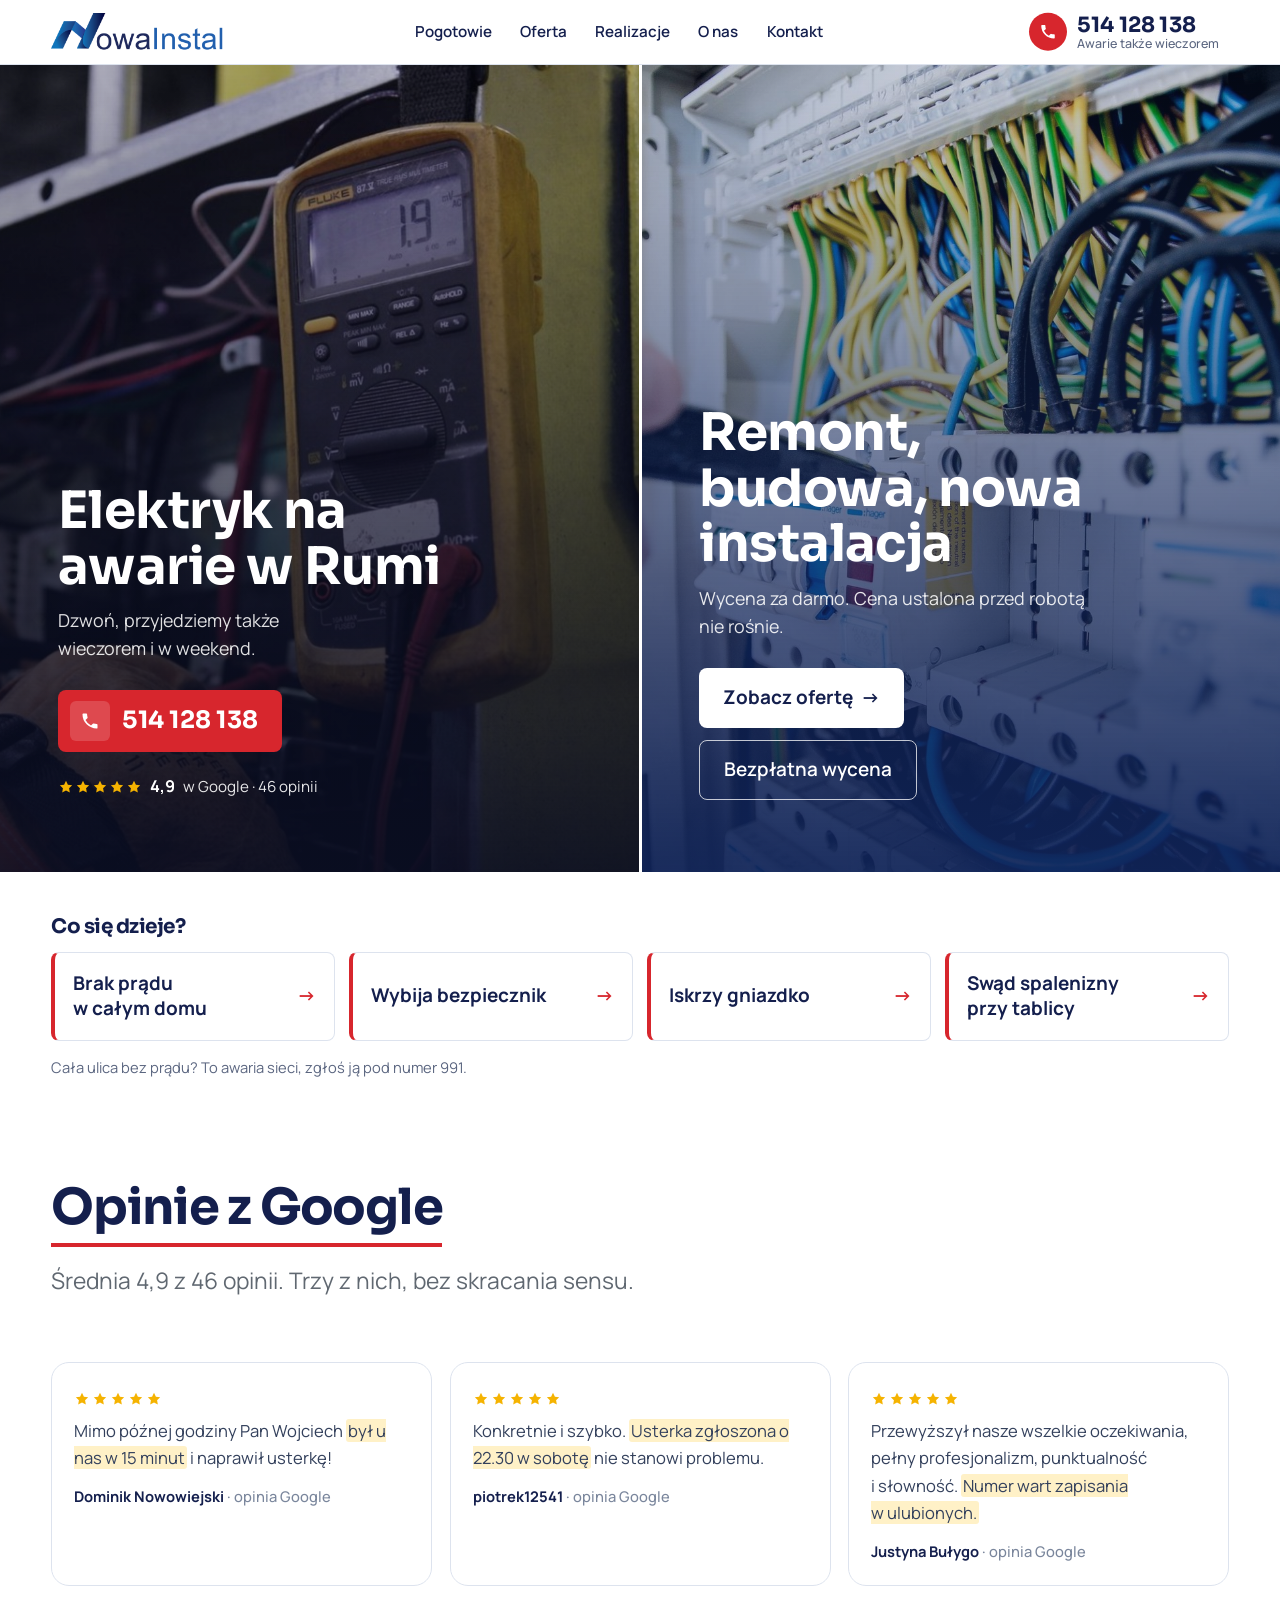
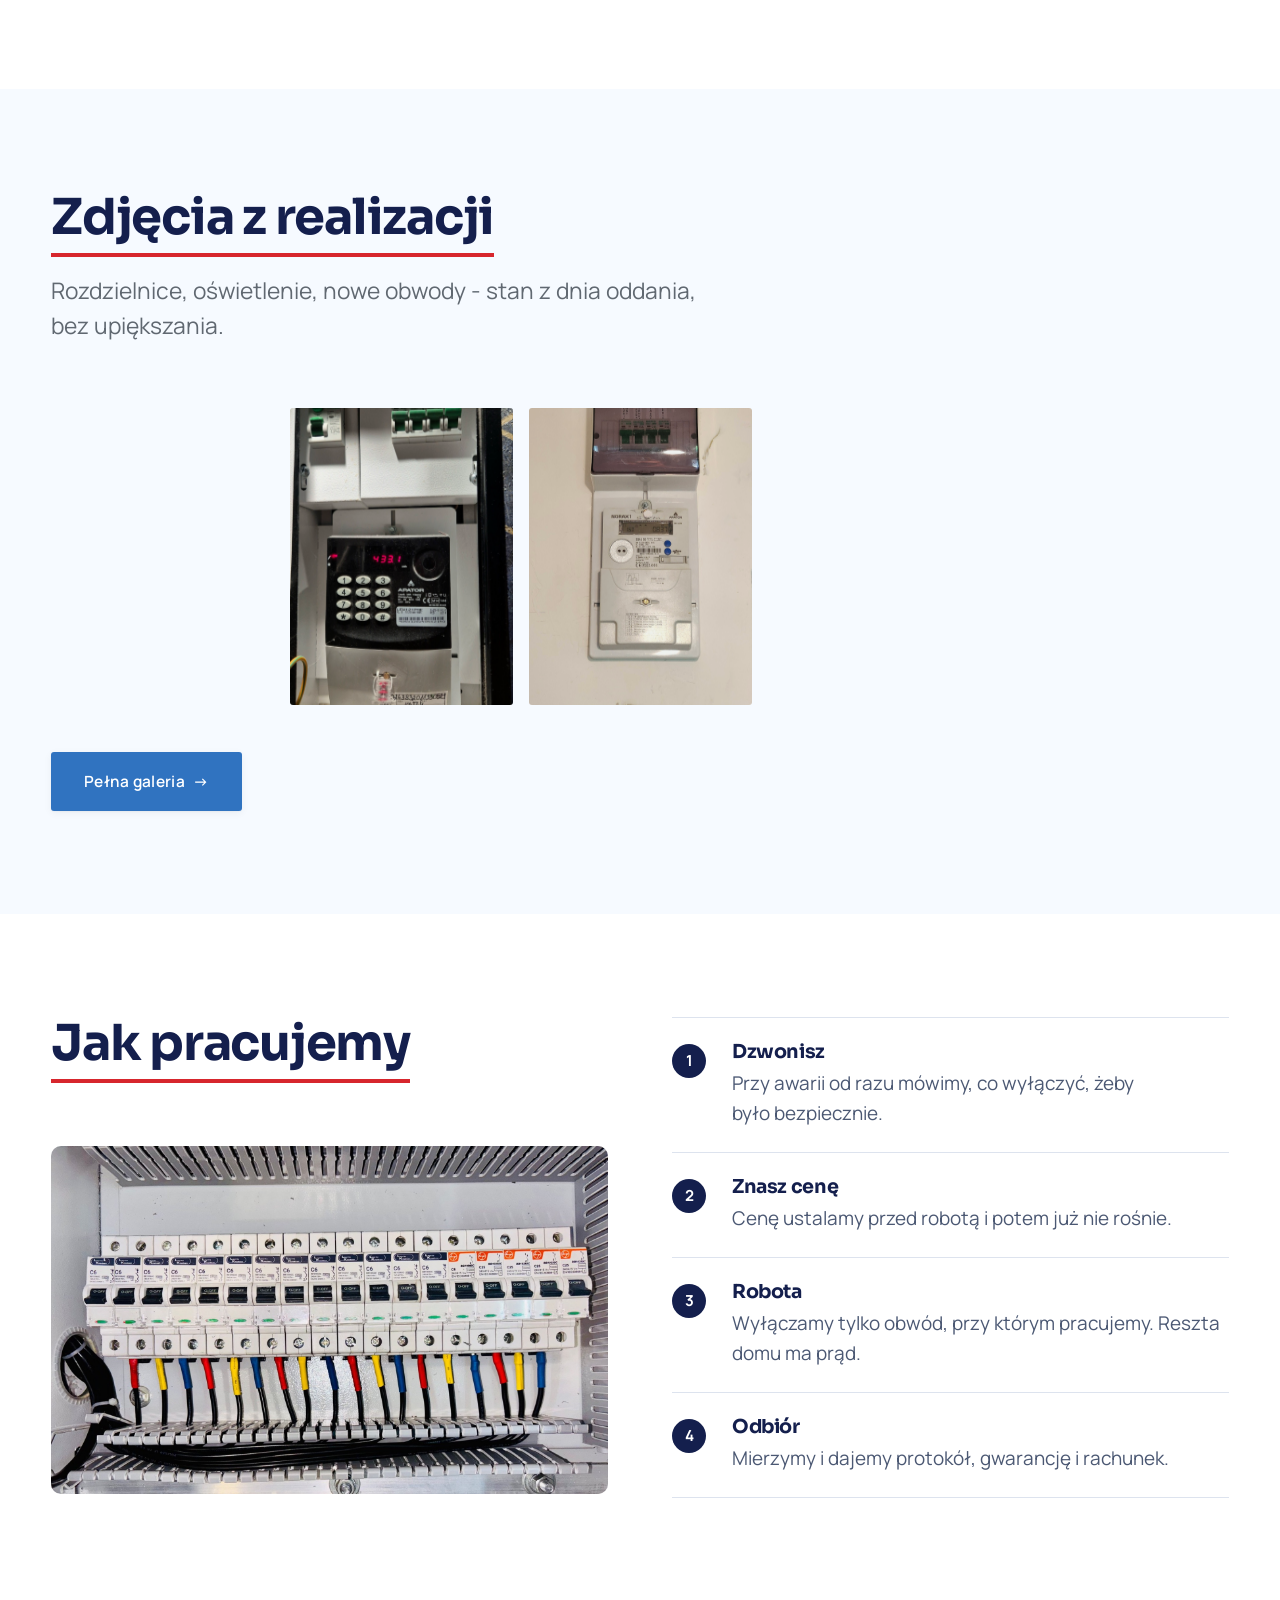
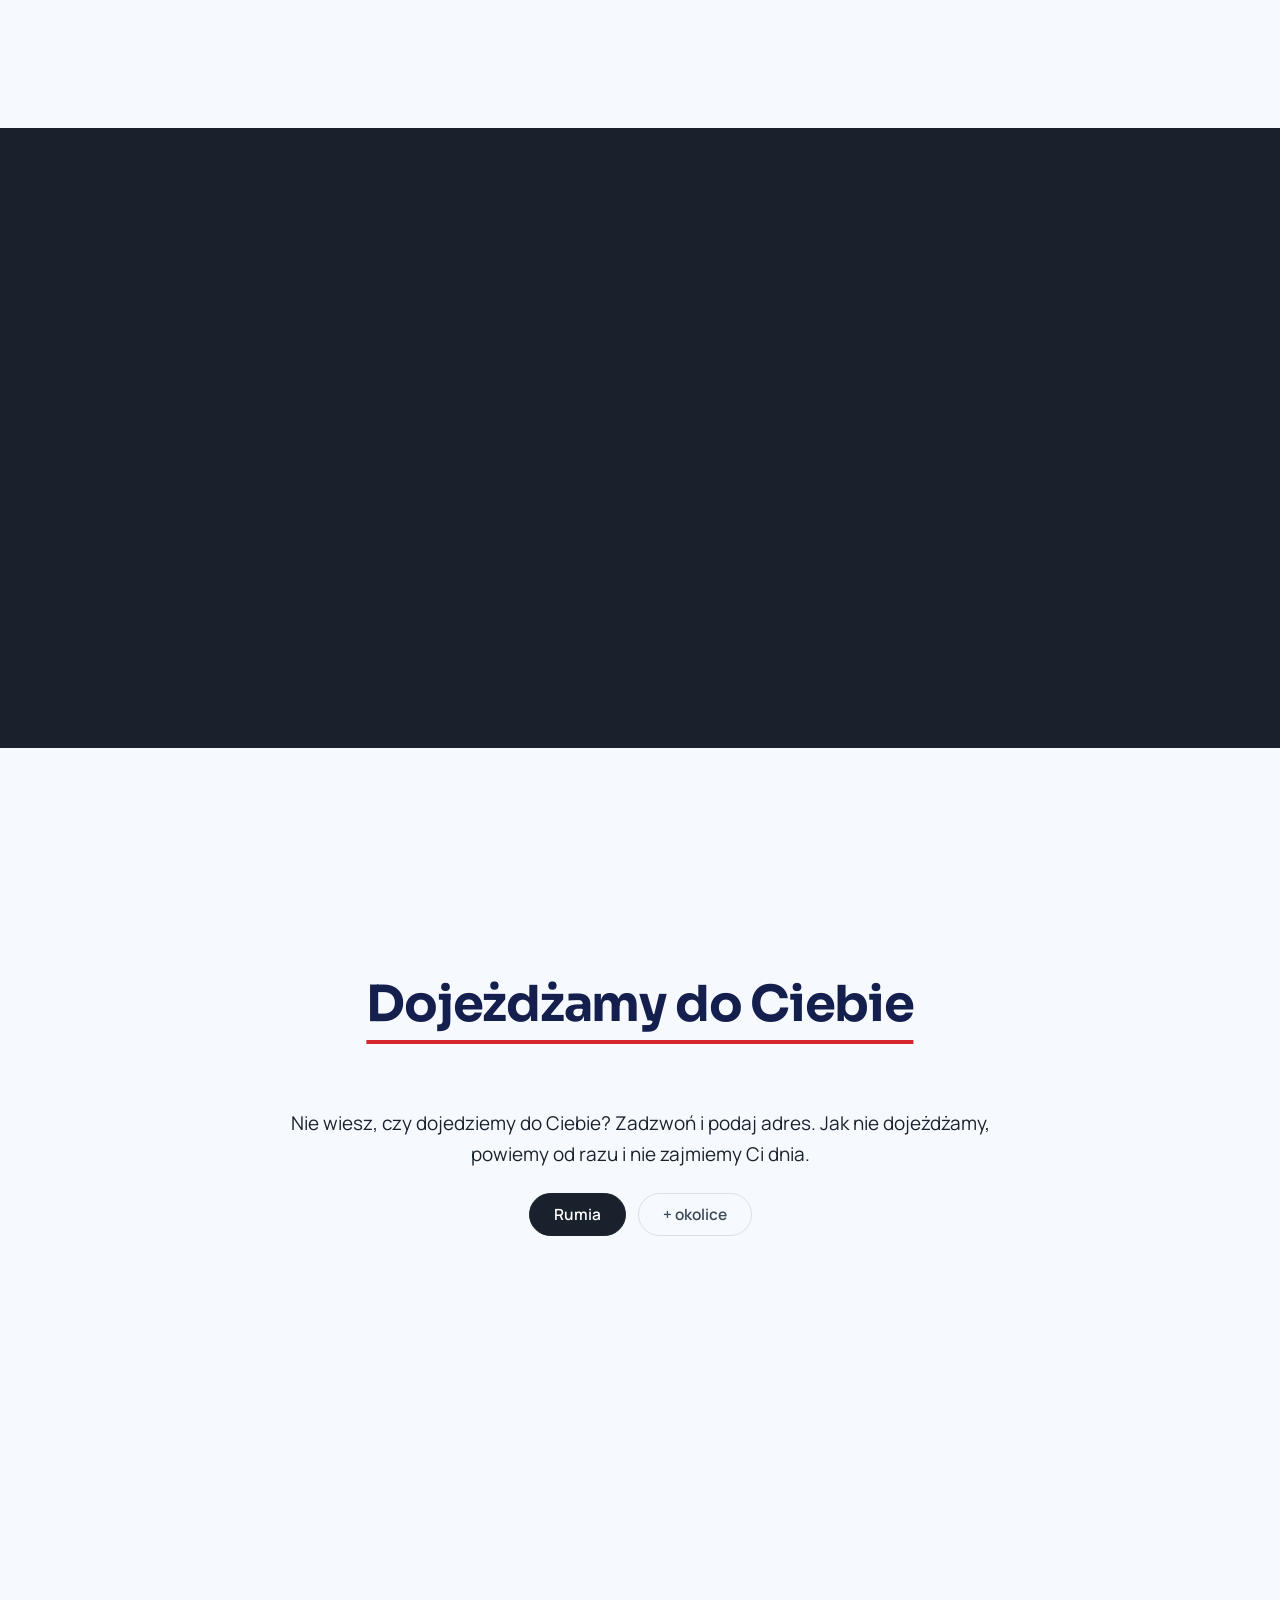
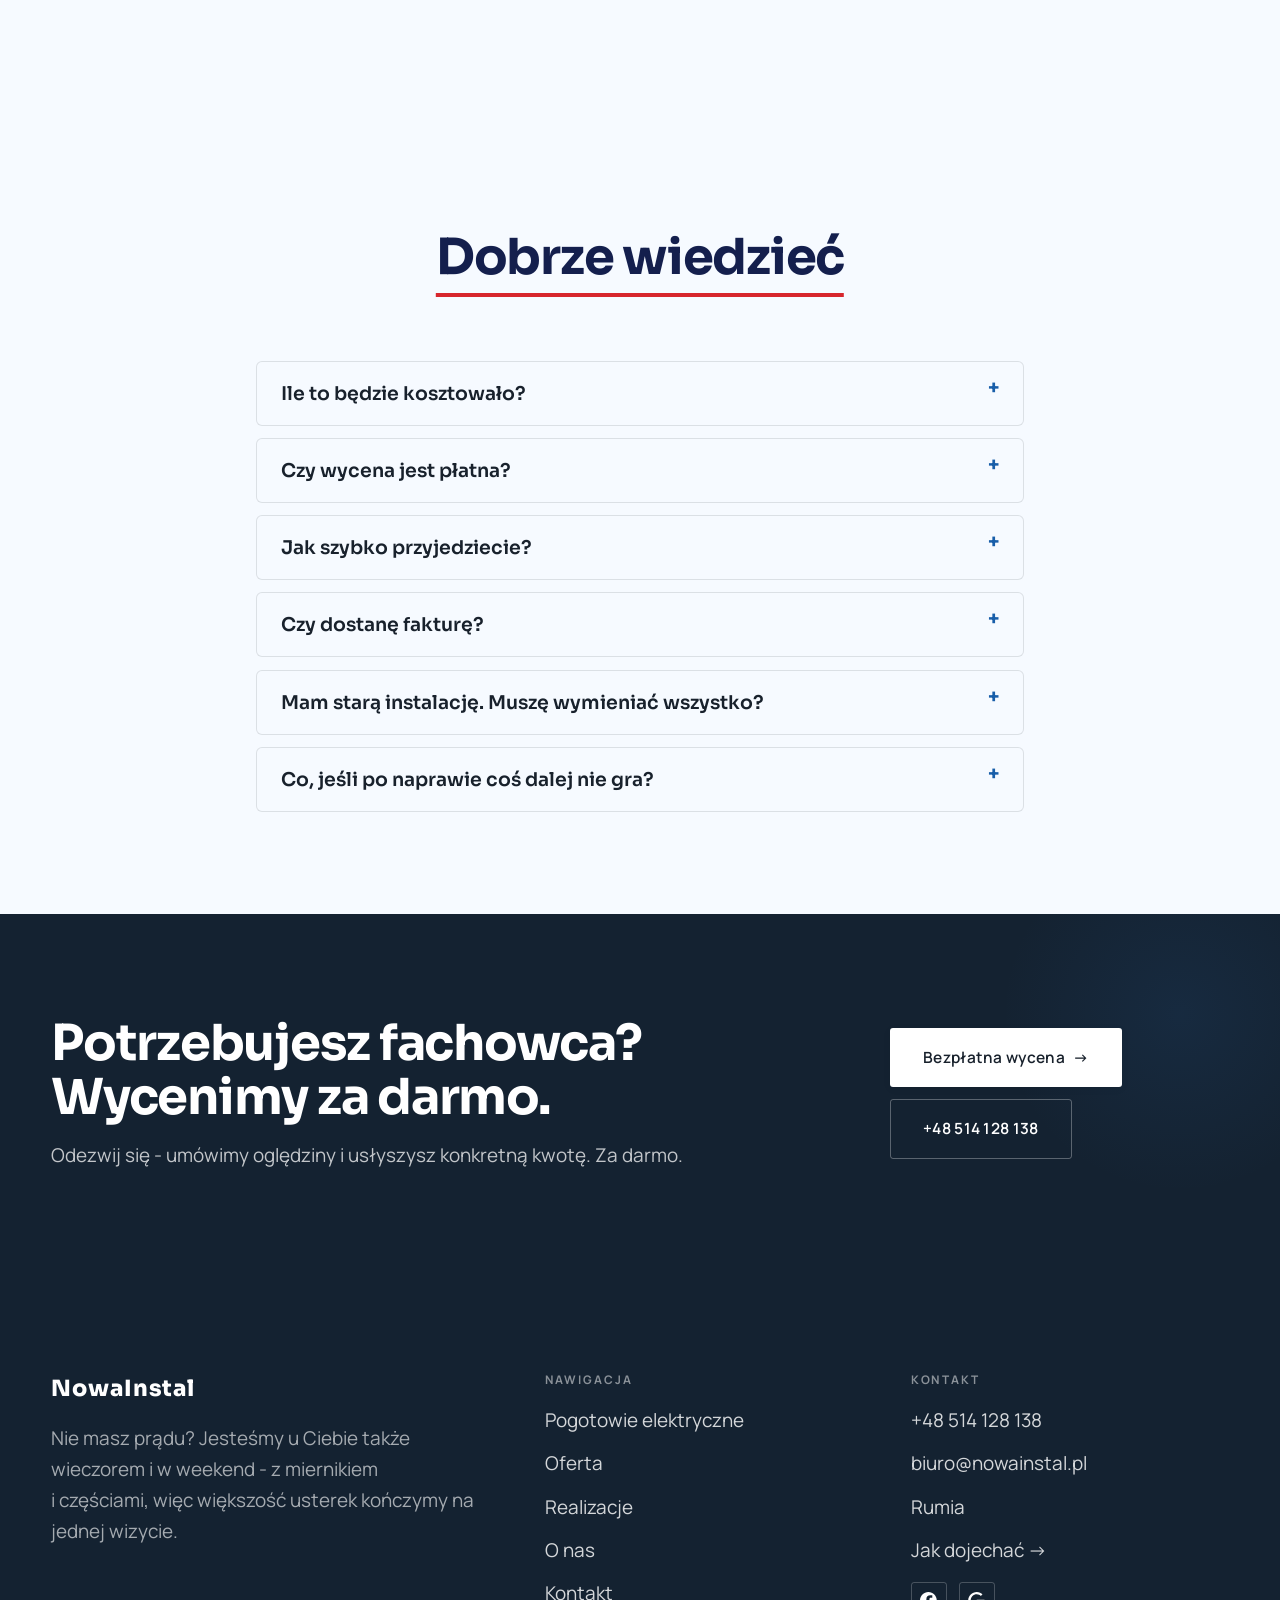
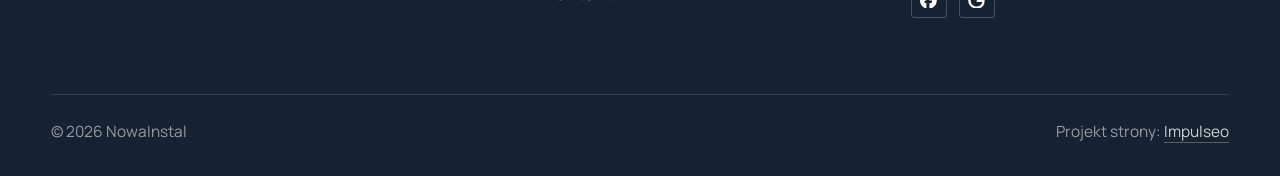
<file: index.html>
<!DOCTYPE html>
<html lang="pl">
<head>
<meta charset="UTF-8">
<meta name="viewport" content="width=device-width, initial-scale=1.0">
<title>Pogotowie elektryczne Rumia i elektryk z dojazdem | NowaInstal</title>
<meta name="description" content="Pogotowie elektryczne w Rumi: brak prądu, zwarcie, iskrzące gniazdko, wybijający bezpiecznik. Odbieramy także wieczorem i w weekend. Instalacje, rozdzielnice, pomiary. Zadzwoń: 514 128 138.">
<link rel="canonical" href="https://impulseo-pl.github.io/nowainstal-pogotowie-elektryczne/">
<meta name="robots" content="noindex, nofollow">
<meta property="og:type" content="website">
<meta property="og:locale" content="pl_PL">
<meta property="og:site_name" content="NowaInstal">
<meta property="og:title" content="NowaInstal - pogotowie elektryczne i elektryk w Rumi">
<meta property="og:description" content="Elektryk w Rumi z dojazdem. Awarie, instalacje, rozdzielnice, oświetlenie, pomiary z protokołem. Cenę znasz przed robotą. Zadzwoń: +48 514 128 138.">
<meta property="og:url" content="https://impulseo-pl.github.io/nowainstal-pogotowie-elektryczne/">
<meta property="og:image" content="https://impulseo-pl.github.io/nowainstal-pogotowie-elektryczne/img/og.jpg">
<meta property="og:image:width" content="1200">
<meta property="og:image:height" content="630">
<meta name="twitter:card" content="summary_large_image">
<script type="application/ld+json">{"@context": "https://schema.org", "@type": "Electrician", "name": "NowaInstal", "url": "https://impulseo-pl.github.io/nowainstal-pogotowie-elektryczne/", "telephone": "+48514128138", "image": "https://impulseo-pl.github.io/nowainstal-pogotowie-elektryczne/img/og.jpg", "areaServed": "Rumia", "description": "Pogotowie elektryczne i usługi elektryczne w Rumi i okolicach.", "sameAs": ["https://www.facebook.com/p/NowaInstal-Rumia-61555777727664/", "https://maps.google.com/?cid=6391568906217468872"]}</script>
<link rel="preconnect" href="https://fonts.googleapis.com">
<link rel="preconnect" href="https://fonts.gstatic.com" crossorigin>
<link href="https://fonts.googleapis.com/css2?family=Sora:wght@600;700;800&family=Manrope:wght@400;500;600&display=swap" rel="stylesheet">
<link rel="stylesheet" href="assets/styles.css?v=20261021d">
<link rel="stylesheet" href="assets/pogotowie.css?v=20261021d">
<meta name="nb-deploy" content="81fa4f5cccf6">
</head>
<body class="pim">
<div class="intro" aria-hidden="true"><div class="intro-p intro-l"></div><div class="intro-p intro-r"></div><div class="intro-seam"></div><div class="intro-logo"><img src="img/logo-white.png" alt="" width="1200" height="261" fetchpriority="high"></div><div class="intro-tag">Rumia · elektryk</div></div>
<script src="assets/pogotowie.js?v=20261021d"></script>

<header class="nav">
  <div class="wrap nav-inner">
    <a class="brand brand-has-logo" href="index.html"><img class="brand-logo brand-logo-color" src="img/logo.png" alt="NowaInstal" width="1200" height="261" decoding="async"><img class="brand-logo brand-logo-white" src="img/logo-white.png" alt="NowaInstal" width="1200" height="261" decoding="async"></a>
    <nav class="nav-links">
      <a href="pogotowie.html">Pogotowie</a>
      <a href="oferta.html">Oferta</a>
      <a href="realizacje.html">Realizacje</a>
      <a href="o-nas.html">O nas</a>
      <a href="kontakt.html">Kontakt</a>
      <a href="tel:+48514128138" class="btn btn-accent v3-tel"><span class="v3-tel-i"><svg viewBox="0 0 24 24" fill="none" aria-hidden="true"><path d="M6.6 10.8a15.5 15.5 0 0 0 6.6 6.6l2.2-2.2a1 1 0 0 1 1-.24 11.4 11.4 0 0 0 3.6.58 1 1 0 0 1 1 1V20a1 1 0 0 1-1 1A17 17 0 0 1 3 4a1 1 0 0 1 1-1h3.5a1 1 0 0 1 1 1c0 1.25.2 2.46.58 3.6a1 1 0 0 1-.25 1l-2.23 2.2Z" fill="currentColor"/></svg></span><span class="v3-tel-t"><b>514 128 138</b> <small>Awarie także wieczorem</small></span></a>
    </nav>
    <a class="pim-tel-m" href="tel:+48514128138" aria-label="Zadzwoń 514 128 138"><svg viewBox="0 0 24 24" fill="none" aria-hidden="true"><path d="M6.6 10.8a15.5 15.5 0 0 0 6.6 6.6l2.2-2.2a1 1 0 0 1 1-.24 11.4 11.4 0 0 0 3.6.58 1 1 0 0 1 1 1V20a1 1 0 0 1-1 1A17 17 0 0 1 3 4a1 1 0 0 1 1-1h3.5a1 1 0 0 1 1 1c0 1.25.2 2.46.58 3.6a1 1 0 0 1-.25 1l-2.23 2.2Z" fill="currentColor"/></svg></a>
    <button class="nav-toggle" aria-label="Menu"><span></span><span></span><span></span></button>
  </div>
</header>

<main>
<section class="v3-hero" aria-label="Pogotowie i usługi elektryczne">
  <div class="v3-split">
    <div class="v3-pane v3-pane-sos">
      <img class="v3-bg" src="img/g9.jpg" alt="Elektryk sprawdza instalację miernikiem" width="1700" height="897" fetchpriority="high">
      <div class="v3-pane-in">
        <h1>Elektryk na awarie w&nbsp;Rumi</h1>
        <p>Dzwoń, przyjedziemy także wieczorem i&nbsp;w&nbsp;weekend.</p>
        <a class="v3-call" href="tel:+48514128138"><span class="v3-call-i"><svg viewBox="0 0 24 24" fill="none" aria-hidden="true"><path d="M6.6 10.8a15.5 15.5 0 0 0 6.6 6.6l2.2-2.2a1 1 0 0 1 1-.24 11.4 11.4 0 0 0 3.6.58 1 1 0 0 1 1 1V20a1 1 0 0 1-1 1A17 17 0 0 1 3 4a1 1 0 0 1 1-1h3.5a1 1 0 0 1 1 1c0 1.25.2 2.46.58 3.6a1 1 0 0 1-.25 1l-2.23 2.2Z" fill="currentColor"/></svg></span>514 128 138</a>
        <a class="v3-rate" href="https://maps.google.com/?cid=6391568906217468872" target="_blank" rel="noopener"><span class="v3-stars" aria-hidden="true"><svg viewBox="0 0 24 24" aria-hidden="true"><path d="M12 2.8l2.85 5.8 6.4.93-4.63 4.5 1.1 6.37L12 17.4l-5.72 3 1.1-6.37-4.63-4.5 6.4-.93L12 2.8Z" fill="currentColor"/></svg><svg viewBox="0 0 24 24" aria-hidden="true"><path d="M12 2.8l2.85 5.8 6.4.93-4.63 4.5 1.1 6.37L12 17.4l-5.72 3 1.1-6.37-4.63-4.5 6.4-.93L12 2.8Z" fill="currentColor"/></svg><svg viewBox="0 0 24 24" aria-hidden="true"><path d="M12 2.8l2.85 5.8 6.4.93-4.63 4.5 1.1 6.37L12 17.4l-5.72 3 1.1-6.37-4.63-4.5 6.4-.93L12 2.8Z" fill="currentColor"/></svg><svg viewBox="0 0 24 24" aria-hidden="true"><path d="M12 2.8l2.85 5.8 6.4.93-4.63 4.5 1.1 6.37L12 17.4l-5.72 3 1.1-6.37-4.63-4.5 6.4-.93L12 2.8Z" fill="currentColor"/></svg><svg viewBox="0 0 24 24" aria-hidden="true"><path d="M12 2.8l2.85 5.8 6.4.93-4.63 4.5 1.1 6.37L12 17.4l-5.72 3 1.1-6.37-4.63-4.5 6.4-.93L12 2.8Z" fill="currentColor"/></svg></span><b>4,9</b> w Google · 46 opinii</a>
      </div>
    </div>
    <div class="v3-pane v3-pane-plan">
      <img class="v3-bg" src="img/hero.jpg" alt="Sprawdzanie zabezpieczeń w tablicy" width="1880" height="1251">
      <div class="v3-pane-in">
        <h2>Remont, budowa, nowa instalacja</h2>
        <p>Wycena za darmo. Cena ustalona przed robotą nie rośnie.</p>
        <div class="v3-btns"><a class="v3-light" href="oferta.html">Zobacz ofertę <span class="arr">→</span></a><a class="v3-ghost" href="kontakt.html">Bezpłatna wycena</a></div>
      </div>
    </div>
  </div>
</section>
<section class="v3-quick" aria-label="Najczęstsze awarie">
  <div class="wrap">
    <h2 class="v3-quick-h">Co się dzieje?</h2>
    <ul class="v3-quick-row">
      <li><a href="pogotowie.html#objawy">Brak prądu w&nbsp;całym domu</a></li>
      <li><a href="pogotowie.html#objawy">Wybija bezpiecznik</a></li>
      <li><a href="pogotowie.html#objawy">Iskrzy gniazdko</a></li>
      <li><a href="pogotowie.html#objawy">Swąd spalenizny przy tablicy</a></li>
    </ul>
    <p class="v3-991">Cała ulica bez prądu? To awaria sieci, zgłoś ją pod numer 991.</p>
  </div>
</section>
<section class="v3-opinie">
  <div class="wrap">
    <div class="head reveal">
      <h2>Opinie z&nbsp;Google</h2>
      <p>Średnia 4,9 z&nbsp;46 opinii. Trzy z&nbsp;nich, bez skracania sensu.</p>
    </div>
    <div class="v3-q-row">
      <figure class="sos-q reveal"><span class="op-star" aria-label="5 na 5"><svg viewBox="0 0 24 24" aria-hidden="true"><path d="M12 2.8l2.85 5.8 6.4.93-4.63 4.5 1.1 6.37L12 17.4l-5.72 3 1.1-6.37-4.63-4.5 6.4-.93L12 2.8Z" fill="currentColor"/></svg><svg viewBox="0 0 24 24" aria-hidden="true"><path d="M12 2.8l2.85 5.8 6.4.93-4.63 4.5 1.1 6.37L12 17.4l-5.72 3 1.1-6.37-4.63-4.5 6.4-.93L12 2.8Z" fill="currentColor"/></svg><svg viewBox="0 0 24 24" aria-hidden="true"><path d="M12 2.8l2.85 5.8 6.4.93-4.63 4.5 1.1 6.37L12 17.4l-5.72 3 1.1-6.37-4.63-4.5 6.4-.93L12 2.8Z" fill="currentColor"/></svg><svg viewBox="0 0 24 24" aria-hidden="true"><path d="M12 2.8l2.85 5.8 6.4.93-4.63 4.5 1.1 6.37L12 17.4l-5.72 3 1.1-6.37-4.63-4.5 6.4-.93L12 2.8Z" fill="currentColor"/></svg><svg viewBox="0 0 24 24" aria-hidden="true"><path d="M12 2.8l2.85 5.8 6.4.93-4.63 4.5 1.1 6.37L12 17.4l-5.72 3 1.1-6.37-4.63-4.5 6.4-.93L12 2.8Z" fill="currentColor"/></svg></span><blockquote>Mimo późnej godziny Pan Wojciech <mark>był u nas w 15 minut</mark> i naprawił usterkę!</blockquote><figcaption>Dominik Nowowiejski <span>· opinia Google</span></figcaption></figure>
      <figure class="sos-q reveal"><span class="op-star" aria-label="5 na 5"><svg viewBox="0 0 24 24" aria-hidden="true"><path d="M12 2.8l2.85 5.8 6.4.93-4.63 4.5 1.1 6.37L12 17.4l-5.72 3 1.1-6.37-4.63-4.5 6.4-.93L12 2.8Z" fill="currentColor"/></svg><svg viewBox="0 0 24 24" aria-hidden="true"><path d="M12 2.8l2.85 5.8 6.4.93-4.63 4.5 1.1 6.37L12 17.4l-5.72 3 1.1-6.37-4.63-4.5 6.4-.93L12 2.8Z" fill="currentColor"/></svg><svg viewBox="0 0 24 24" aria-hidden="true"><path d="M12 2.8l2.85 5.8 6.4.93-4.63 4.5 1.1 6.37L12 17.4l-5.72 3 1.1-6.37-4.63-4.5 6.4-.93L12 2.8Z" fill="currentColor"/></svg><svg viewBox="0 0 24 24" aria-hidden="true"><path d="M12 2.8l2.85 5.8 6.4.93-4.63 4.5 1.1 6.37L12 17.4l-5.72 3 1.1-6.37-4.63-4.5 6.4-.93L12 2.8Z" fill="currentColor"/></svg><svg viewBox="0 0 24 24" aria-hidden="true"><path d="M12 2.8l2.85 5.8 6.4.93-4.63 4.5 1.1 6.37L12 17.4l-5.72 3 1.1-6.37-4.63-4.5 6.4-.93L12 2.8Z" fill="currentColor"/></svg></span><blockquote>Konkretnie i szybko. <mark>Usterka zgłoszona o 22.30 w sobotę</mark> nie stanowi problemu.</blockquote><figcaption>piotrek12541 <span>· opinia Google</span></figcaption></figure>
      <figure class="sos-q reveal"><span class="op-star" aria-label="5 na 5"><svg viewBox="0 0 24 24" aria-hidden="true"><path d="M12 2.8l2.85 5.8 6.4.93-4.63 4.5 1.1 6.37L12 17.4l-5.72 3 1.1-6.37-4.63-4.5 6.4-.93L12 2.8Z" fill="currentColor"/></svg><svg viewBox="0 0 24 24" aria-hidden="true"><path d="M12 2.8l2.85 5.8 6.4.93-4.63 4.5 1.1 6.37L12 17.4l-5.72 3 1.1-6.37-4.63-4.5 6.4-.93L12 2.8Z" fill="currentColor"/></svg><svg viewBox="0 0 24 24" aria-hidden="true"><path d="M12 2.8l2.85 5.8 6.4.93-4.63 4.5 1.1 6.37L12 17.4l-5.72 3 1.1-6.37-4.63-4.5 6.4-.93L12 2.8Z" fill="currentColor"/></svg><svg viewBox="0 0 24 24" aria-hidden="true"><path d="M12 2.8l2.85 5.8 6.4.93-4.63 4.5 1.1 6.37L12 17.4l-5.72 3 1.1-6.37-4.63-4.5 6.4-.93L12 2.8Z" fill="currentColor"/></svg><svg viewBox="0 0 24 24" aria-hidden="true"><path d="M12 2.8l2.85 5.8 6.4.93-4.63 4.5 1.1 6.37L12 17.4l-5.72 3 1.1-6.37-4.63-4.5 6.4-.93L12 2.8Z" fill="currentColor"/></svg></span><blockquote>Przewyższył nasze wszelkie oczekiwania, pełny profesjonalizm, punktualność i słowność. <mark>Numer wart zapisania w ulubionych.</mark></blockquote><figcaption>Justyna Bułygo <span>· opinia Google</span></figcaption></figure>
    </div>
  </div>
</section>
<section>
  <div class="wrap">
    <div class="head reveal">
      <span class="eyebrow">Realizacje</span>
      <h2>Zdjęcia z realizacji</h2>
      <p>Rozdzielnice, oświetlenie, nowe obwody - stan z dnia oddania, bez upiększania.</p>
    </div>
    <div class="gallery v3-gal">
      <div class="tile t-two3 reveal"><img src="img/g1.jpg" alt="NowaInstal" loading="lazy" width="2400" height="3200" decoding="async"></div>
      <div class="tile t-third reveal"><img src="img/g2.jpg" alt="NowaInstal" loading="lazy" width="2252" height="4000" decoding="async"></div>
      <div class="tile t-third reveal"><img src="img/g3.jpg" alt="NowaInstal" loading="lazy" width="2400" height="3200" decoding="async"></div>
      <div class="tile t-third reveal"><img src="img/g4.jpg" alt="NowaInstal" loading="lazy" width="2400" height="3200" decoding="async"></div>
      <div class="tile t-third reveal"><img src="img/g5.jpg" alt="NowaInstal" loading="lazy" width="2400" height="3200" decoding="async"></div>
    </div>
    <div style="margin-top:var(--space-7)" class="reveal"><a href="realizacje.html" class="btn btn-accent">Pełna galeria <span class="arr">→</span></a></div>
  </div>
</section>
<section class="v3-how">
  <div class="wrap v3-how-grid">
    <div class="v3-how-side">
      <div class="head reveal"><h2>Jak pracujemy</h2></div>
      <div class="v3-how-img reveal"><img src="img/g15.jpg" alt="Rozdzielnica po montażu, opisane zabezpieczenia" loading="lazy" width="1700" height="1058" decoding="async"></div>
    </div>
    <ol class="v3-how-list">
      <li class="reveal"><h3>Dzwonisz</h3><p>Przy awarii od razu mówimy, co wyłączyć, żeby było bezpiecznie.</p></li>
      <li class="reveal"><h3>Znasz cenę</h3><p>Cenę ustalamy przed robotą i&nbsp;potem już nie rośnie.</p></li>
      <li class="reveal"><h3>Robota</h3><p>Wyłączamy tylko obwód, przy którym pracujemy. Reszta domu ma prąd.</p></li>
      <li class="reveal"><h3>Odbiór</h3><p>Mierzymy i&nbsp;dajemy protokół, gwarancję i&nbsp;rachunek.</p></li>
    </ol>
  </div>
</section>
<section class="stopklatka" aria-hidden="true">
  <div class="stk-bg" style="background-image:url(img/g14.jpg)"></div>
</section>
<section class="obszar">
  <div class="wrap">
    <div class="head center reveal">
      <span class="eyebrow">Obszar działania</span>
      <h2>Dojeżdżamy do Ciebie</h2>
    </div>
    <p class="obszar-txt reveal" style="text-align:center;max-width:60ch;margin:0 auto 1.4rem">Nie wiesz, czy dojedziemy do Ciebie? Zadzwoń i podaj adres. Jak nie dojeżdżamy, powiemy od razu i nie zajmiemy Ci dnia.</p>
    <ul class="obszar-list reveal"><li class="is-home">Rumia</li><li>+ okolice</li></ul>
    <div class="obszar-mapa reveal" style="margin-top:var(--space-7)">
      <iframe title="Obszar działania - Rumia i okolice" src="https://maps.google.com/maps?q=NowaInstal%20Rumia&amp;z=11&amp;output=embed" loading="lazy" referrerpolicy="no-referrer-when-downgrade" style="width:100%;height:clamp(280px,38vh,420px);border:0;display:block;border-radius:var(--r-md)"></iframe>
    </div>
  </div>
</section>
<section class="faq-klinika">
  <div class="wrap">
    <div class="head center reveal">
      <span class="eyebrow">Częste pytania</span>
      <h2>Dobrze wiedzieć</h2>
    </div>
    <div class="faq-list">
      <details class="faq-item reveal"><summary>Ile to będzie kosztowało?</summary><p>Zależy, co się dzieje - dlatego wypytujemy przez telefon i od razu podajemy widełki. Ostateczną cenę ustalamy przy oględzinach, zanim zaczniemy.</p></details>
      <details class="faq-item reveal"><summary>Czy wycena jest płatna?</summary><p>Za obejrzenie i wycenę nie bierzemy pieniędzy. Płacisz za robotę, nie za rozmowę o niej.</p></details>
      <details class="faq-item reveal"><summary>Jak szybko przyjedziecie?</summary><p>Brak prądu w całym domu to pilny wyjazd - przestawiamy grafik. Dołożenie gniazdka spokojnie poczeka na umówiony termin.</p></details>
      <details class="faq-item reveal"><summary>Czy dostanę fakturę?</summary><p>Tak - VAT albo paragon, jak wolisz. Z firmami i wspólnotami rozliczamy się przelewem.</p></details>
      <details class="faq-item reveal"><summary>Mam starą instalację. Muszę wymieniać wszystko?</summary><p>Aluminium w ścianach to jeszcze nie wyrok, ale ma swoje lata i lubi luzujące się zaciski. Mówimy wprost, co wymienić od razu, a co można zaplanować - z cenami, żebyś mógł rozłożyć to w czasie.</p></details>
      <details class="faq-item reveal"><summary>Co, jeśli po naprawie coś dalej nie gra?</summary><p>Wracamy i mierzymy jeszcze raz. Nasza wina - poprawiamy za darmo; wyszło coś nowego - mówimy wprost, co i za ile.</p></details>
    </div>
  </div>
</section>
<section class="cta">
  <div class="wrap">
    <div class="reveal">
      <span class="eyebrow">Współpraca</span>
      <h2>Potrzebujesz fachowca? Wycenimy za darmo.</h2>
      <p>Odezwij się - umówimy oględziny i usłyszysz konkretną kwotę. Za darmo.</p>
    </div>
    <div class="cta-actions reveal">
      <a href="kontakt.html" class="btn btn-light">Bezpłatna wycena <span class="arr">→</span></a>
      <a href="tel:+48514128138" class="btn btn-ghost btn-ghost-cta">+48 514 128 138</a>
    </div>
  </div>
</section>
</main>

<footer>
  <div class="wrap">
    <div class="foot-grid">
      <div class="foot-brand">
        <div class="name">NowaInstal</div>
        <p>Nie masz prądu? Jesteśmy u Ciebie także wieczorem i w weekend - z miernikiem i częściami, więc większość usterek kończymy na jednej wizycie.</p>
      </div>
      <div class="foot-col">
        <h4>Nawigacja</h4>
        <a href="pogotowie.html">Pogotowie elektryczne</a>
        <a href="oferta.html">Oferta</a>
        <a href="realizacje.html">Realizacje</a>
        <a href="o-nas.html">O nas</a>
        <a href="kontakt.html">Kontakt</a>
      </div>
      <div class="foot-col">
        <h4>Kontakt</h4>
        <a href="tel:+48514128138">+48 514 128 138</a>
        <a href="mailto:biuro@nowainstal.pl">biuro@nowainstal.pl</a>
        <p>Rumia</p>
        <a href="https://maps.google.com/?cid=6391568906217468872&g_mp=CiVnb29nbGUubWFwcy5wbGFjZXMudjEuUGxhY2VzLkdldFBsYWNlEAIYBCAA" target="_blank" rel="noopener">Jak dojechać →</a>
      <div class="foot-soc">
        <a class="soc" href="https://www.facebook.com/p/NowaInstal-Rumia-61555777727664/" target="_blank" rel="noopener" aria-label="Facebook - NowaInstal"><svg viewBox="0 0 24 24" aria-hidden="true" focusable="false"><path d="M9.101 23.691v-7.98H6.627v-3.667h2.474v-1.58c0-4.085 1.848-5.978 5.858-5.978.401 0 .955.042 1.468.103a8.68 8.68 0 0 1 1.141.195v3.325a8.623 8.623 0 0 0-.653-.036 26.805 26.805 0 0 0-.733-.009c-.707 0-1.259.096-1.675.309a1.686 1.686 0 0 0-.679.622c-.258.42-.374.995-.374 1.752v1.297h3.919l-.386 2.103-.287 1.564h-3.246v8.245C19.396 23.238 24 18.179 24 12.044c0-6.627-5.373-12-12-12s-12 5.373-12 12c0 5.628 3.874 10.35 9.101 11.647Z" fill="currentColor"/></svg></a>
        <a class="soc" href="https://maps.google.com/?cid=6391568906217468872" target="_blank" rel="noopener" aria-label="Google - NowaInstal"><svg viewBox="0 0 24 24" aria-hidden="true" focusable="false"><path d="M12.48 10.92v3.28h7.84c-.24 1.84-.853 3.187-1.787 4.133-1.147 1.147-2.933 2.4-6.053 2.4-4.827 0-8.6-3.893-8.6-8.72s3.773-8.72 8.6-8.72c2.6 0 4.507 1.027 5.907 2.347l2.307-2.307C18.747 1.44 16.133 0 12.48 0 5.867 0 .307 5.387.307 12s5.56 12 12.173 12c3.573 0 6.267-1.173 8.373-3.36 2.16-2.16 2.84-5.213 2.84-7.667 0-.76-.053-1.467-.173-2.053H12.48z" fill="currentColor"/></svg></a>
      </div>
      </div>
    </div>
    <div class="foot-bot">
      <span>© 2026 NowaInstal</span>
      <span>Projekt strony: <a class="foot-credit" href="https://impulseo.pl" target="_blank" rel="noopener">Impulseo</a></span>
    </div>
  </div>
</footer>
<div class="sticky-call"><a class="sc-call" href="tel:+48514128138"><svg class="ico-tel" width="16" height="16" viewBox="0 0 24 24" fill="none" aria-hidden="true"><path d="M6.6 10.8a15.5 15.5 0 0 0 6.6 6.6l2.2-2.2a1 1 0 0 1 1-.24 11.4 11.4 0 0 0 3.6.58 1 1 0 0 1 1 1V20a1 1 0 0 1-1 1A17 17 0 0 1 3 4a1 1 0 0 1 1-1h3.5a1 1 0 0 1 1 1c0 1.25.2 2.46.58 3.6a1 1 0 0 1-.25 1l-2.23 2.2Z" fill="currentColor"/></svg> Awaria? Zadzwoń</a><a class="sc-quote" href="kontakt.html">Bezpłatna wycena</a></div>
<div class="demo-wazne" data-do="2026-11-04" data-cykl="3" hidden><svg class="dw-ico" width="13" height="13" viewBox="0 0 24 24" fill="none" aria-hidden="true"><circle cx="12" cy="12" r="8.6" stroke="currentColor" stroke-width="1.8"/><path d="M12 7.2V12l3.3 2" stroke="currentColor" stroke-width="1.8" stroke-linecap="round"/></svg><span class="dw-txt"></span></div>

<script src="assets/main.js?v=20261021d"></script>
</body>
</html>
</file>
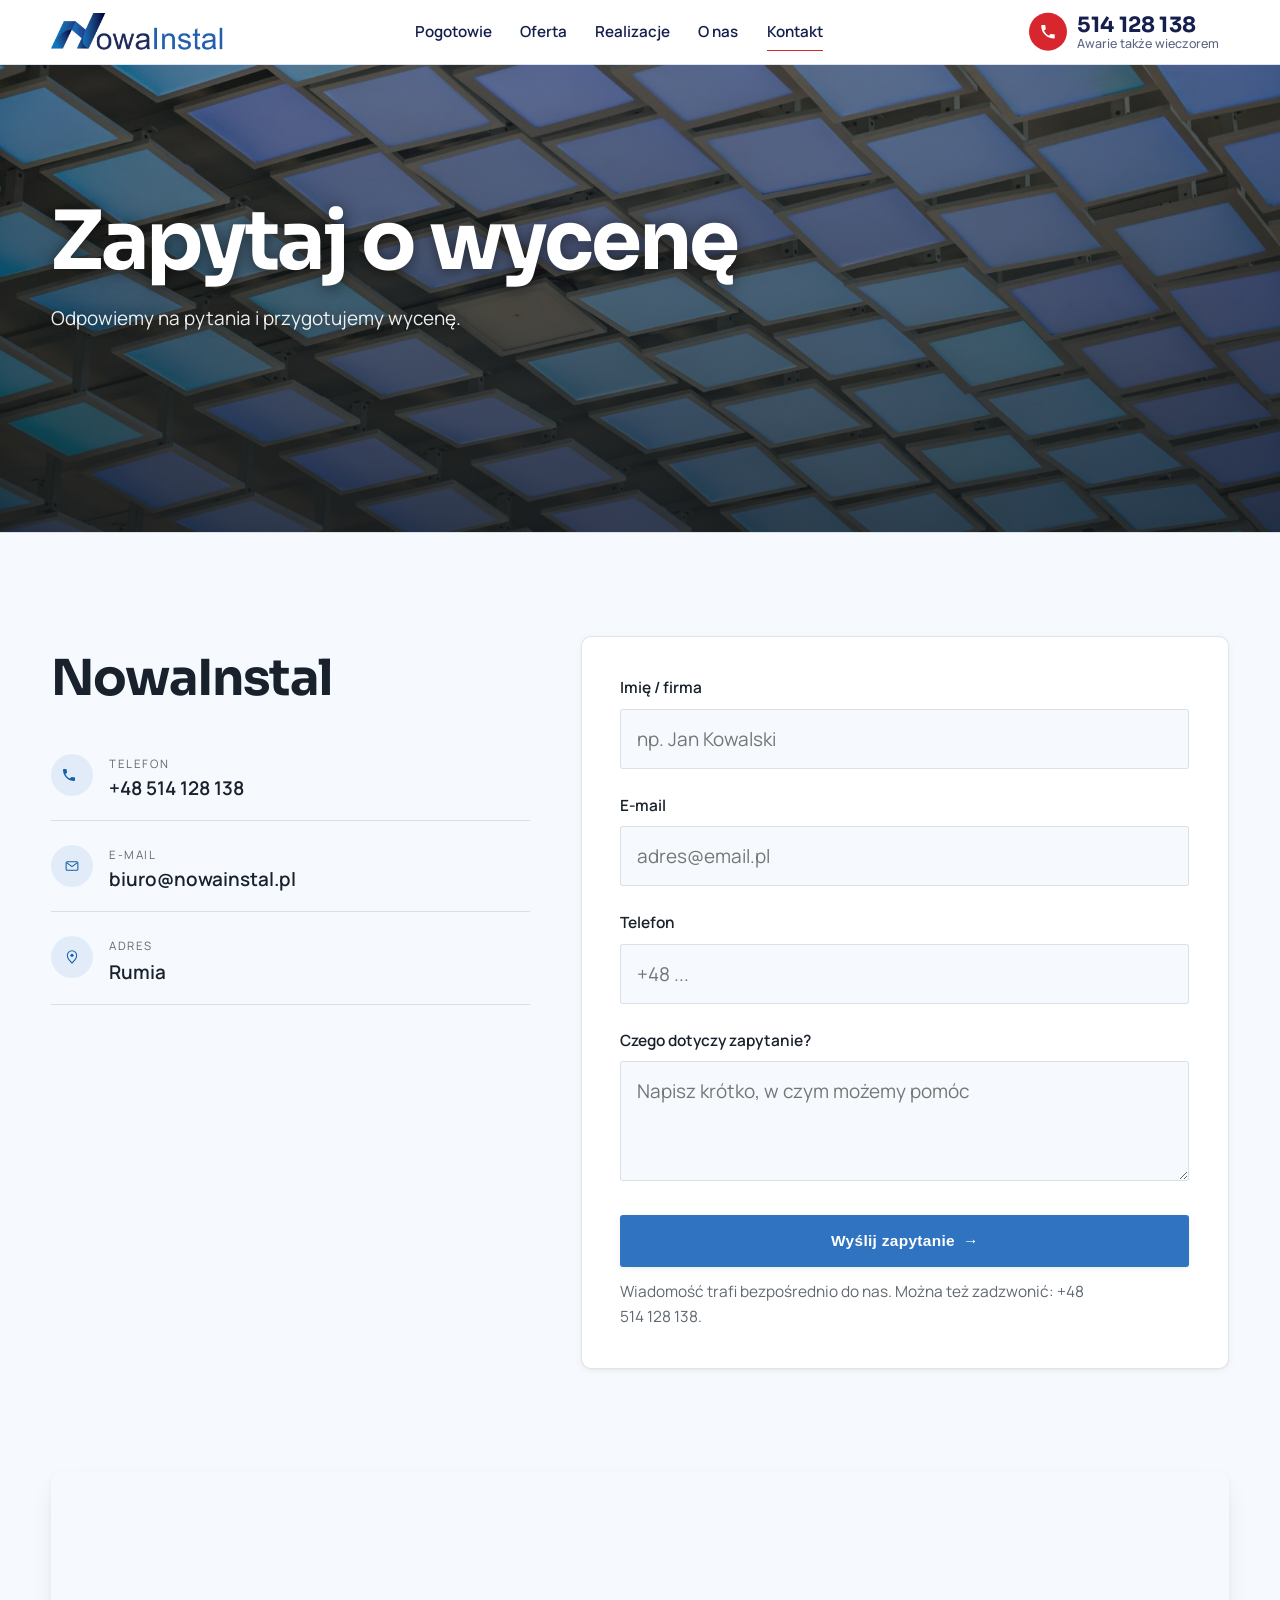
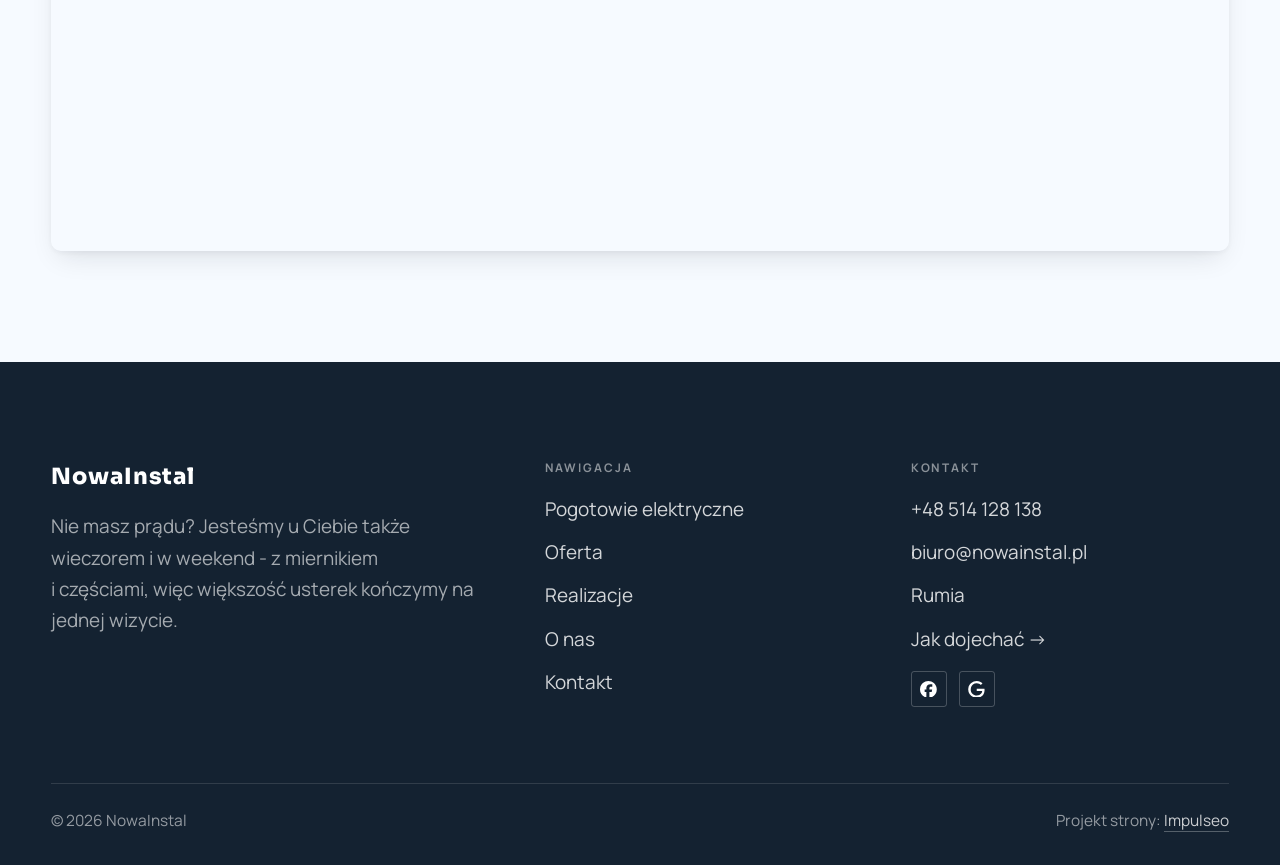
<file: kontakt.html>
<!DOCTYPE html>
<html lang="pl">
<head>
<meta charset="UTF-8">
<meta name="viewport" content="width=device-width, initial-scale=1.0">
<title>Kontakt - NowaInstal</title>
<meta name="description" content="Kontakt NowaInstal - Rumia">
<link rel="canonical" href="https://impulseo-pl.github.io/nowainstal-pogotowie-elektryczne/kontakt.html">
<meta name="robots" content="noindex, nofollow">
<meta property="og:type" content="website">
<meta property="og:locale" content="pl_PL">
<meta property="og:site_name" content="NowaInstal">
<meta property="og:title" content="Kontakt - NowaInstal">
<meta property="og:description" content="Kontakt NowaInstal - Rumia">
<meta property="og:url" content="https://impulseo-pl.github.io/nowainstal-pogotowie-elektryczne/kontakt.html">
<meta property="og:image" content="https://impulseo-pl.github.io/nowainstal-pogotowie-elektryczne/img/og.jpg">
<meta property="og:image:width" content="1200">
<meta property="og:image:height" content="630">
<meta name="twitter:card" content="summary_large_image">
<link rel="preconnect" href="https://fonts.googleapis.com">
<link rel="preconnect" href="https://fonts.gstatic.com" crossorigin>
<link href="https://fonts.googleapis.com/css2?family=Sora:wght@600;700;800&family=Manrope:wght@400;500;600&display=swap" rel="stylesheet">
<link rel="stylesheet" href="assets/styles.css?v=20261021d">
<link rel="stylesheet" href="assets/pogotowie.css?v=20261021d">
</head>
<body class="pim">

<header class="nav">
  <div class="wrap nav-inner">
    <a class="brand brand-has-logo" href="index.html"><img class="brand-logo brand-logo-color" src="img/logo.png" alt="NowaInstal" width="1200" height="261" decoding="async"><img class="brand-logo brand-logo-white" src="img/logo-white.png" alt="NowaInstal" width="1200" height="261" decoding="async"></a>
    <nav class="nav-links">
      <a href="pogotowie.html">Pogotowie</a>
      <a href="oferta.html">Oferta</a>
      <a href="realizacje.html">Realizacje</a>
      <a href="o-nas.html">O nas</a>
      <a href="kontakt.html" class="active" aria-current="page">Kontakt</a>
      <a href="tel:+48514128138" class="btn btn-accent v3-tel"><span class="v3-tel-i"><svg viewBox="0 0 24 24" fill="none" aria-hidden="true"><path d="M6.6 10.8a15.5 15.5 0 0 0 6.6 6.6l2.2-2.2a1 1 0 0 1 1-.24 11.4 11.4 0 0 0 3.6.58 1 1 0 0 1 1 1V20a1 1 0 0 1-1 1A17 17 0 0 1 3 4a1 1 0 0 1 1-1h3.5a1 1 0 0 1 1 1c0 1.25.2 2.46.58 3.6a1 1 0 0 1-.25 1l-2.23 2.2Z" fill="currentColor"/></svg></span><span class="v3-tel-t"><b>514 128 138</b> <small>Awarie także wieczorem</small></span></a>
    </nav>
    <a class="pim-tel-m" href="tel:+48514128138" aria-label="Zadzwoń 514 128 138"><svg viewBox="0 0 24 24" fill="none" aria-hidden="true"><path d="M6.6 10.8a15.5 15.5 0 0 0 6.6 6.6l2.2-2.2a1 1 0 0 1 1-.24 11.4 11.4 0 0 0 3.6.58 1 1 0 0 1 1 1V20a1 1 0 0 1-1 1A17 17 0 0 1 3 4a1 1 0 0 1 1-1h3.5a1 1 0 0 1 1 1c0 1.25.2 2.46.58 3.6a1 1 0 0 1-.25 1l-2.23 2.2Z" fill="currentColor"/></svg></a>
    <button class="nav-toggle" aria-label="Menu"><span></span><span></span><span></span></button>
  </div>
</header>

<main>
<section class="pagehead">
  <img src="img/g12.jpg" alt="NowaInstal - Zapytaj o wycenę" width="1880" height="1254" decoding="async">
  <div class="wrap">
    <span class="eyebrow">Kontakt</span>
    <h1>Zapytaj o wycenę</h1>
    <p>Odpowiemy na pytania i przygotujemy wycenę.</p>
  </div>
</section>
<section>
  <div class="wrap contact-grid">
    <div class="reveal">
      <span class="eyebrow">Dane kontaktowe</span>
      <h2 style="margin:var(--space-4) 0 var(--space-6)">NowaInstal</h2>
      <div class="info-list">
        <div class="info-row"><div class="ic"><svg class="ico-tel" width="16" height="16" viewBox="0 0 24 24" fill="none" aria-hidden="true"><path d="M6.6 10.8a15.5 15.5 0 0 0 6.6 6.6l2.2-2.2a1 1 0 0 1 1-.24 11.4 11.4 0 0 0 3.6.58 1 1 0 0 1 1 1V20a1 1 0 0 1-1 1A17 17 0 0 1 3 4a1 1 0 0 1 1-1h3.5a1 1 0 0 1 1 1c0 1.25.2 2.46.58 3.6a1 1 0 0 1-.25 1l-2.23 2.2Z" fill="currentColor"/></svg></div><div><div class="lbl">Telefon</div><a class="val" href="tel:+48514128138">+48 514 128 138</a></div></div>
        <div class="info-row"><div class="ic"><svg class="ico-mail" width="16" height="16" viewBox="0 0 24 24" fill="none" aria-hidden="true"><rect x="3.2" y="5.5" width="17.6" height="13" rx="1.6" stroke="currentColor" stroke-width="1.6"/><path d="M4 7l8 6 8-6" stroke="currentColor" stroke-width="1.6" stroke-linecap="round" stroke-linejoin="round"/></svg></div><div><div class="lbl">E-mail</div><a class="val" href="mailto:biuro@nowainstal.pl">biuro@nowainstal.pl</a></div></div>
        <div class="info-row"><div class="ic"><svg class="ico-pin" width="16" height="16" viewBox="0 0 24 24" fill="none" aria-hidden="true"><path d="M12 21s7-6.1 7-11.5A7 7 0 0 0 5 9.5C5 14.9 12 21 12 21Z" stroke="currentColor" stroke-width="1.6" fill="none"/><circle cx="12" cy="9.5" r="2.4" fill="currentColor"/></svg></div><div><div class="lbl">Adres</div><div class="val">Rumia</div></div></div>
      </div>
    </div>
    <div class="reveal">
      <form class="form" action="https://formsubmit.co/biuro@nowainstal.pl" method="POST">
        <input type="hidden" name="_subject" value="Zapytanie ze strony NowaInstal">
        <input type="hidden" name="_captcha" value="false">
        <input type="hidden" name="_template" value="table">
        <div class="fld"><label for="name">Imię / firma</label><input id="name" name="name" type="text" placeholder="np. Jan Kowalski" required></div>
        <div class="fld"><label for="email">E-mail</label><input id="email" name="email" type="email" placeholder="adres@email.pl" required></div>
        <div class="fld"><label for="phone">Telefon</label><input id="phone" name="phone" type="tel" placeholder="+48 ..."></div>
        <div class="fld"><label for="msg">Czego dotyczy zapytanie?</label><textarea id="msg" name="message" placeholder="Napisz krótko, w czym możemy pomóc" required></textarea></div>
        <button type="submit" class="btn btn-accent" style="width:100%;justify-content:center">Wyślij zapytanie <span class="arr">→</span></button>
        <p class="note">Wiadomość trafi bezpośrednio do nas. Można też zadzwonić: +48 514 128 138.</p>
      </form>
    </div>
  </div>
</section>
<section style="padding-top:0">
  <div class="wrap reveal">
    <iframe class="map" title="NowaInstal - Rumia" src="https://maps.google.com/maps?q=NowaInstal%20Rumia&z=15&output=embed" loading="lazy" referrerpolicy="no-referrer-when-downgrade"></iframe>
  </div>
</section>
</main>

<footer>
  <div class="wrap">
    <div class="foot-grid">
      <div class="foot-brand">
        <div class="name">NowaInstal</div>
        <p>Nie masz prądu? Jesteśmy u Ciebie także wieczorem i w weekend - z miernikiem i częściami, więc większość usterek kończymy na jednej wizycie.</p>
      </div>
      <div class="foot-col">
        <h4>Nawigacja</h4>
        <a href="pogotowie.html">Pogotowie elektryczne</a>
        <a href="oferta.html">Oferta</a>
        <a href="realizacje.html">Realizacje</a>
        <a href="o-nas.html">O nas</a>
        <a href="kontakt.html">Kontakt</a>
      </div>
      <div class="foot-col">
        <h4>Kontakt</h4>
        <a href="tel:+48514128138">+48 514 128 138</a>
        <a href="mailto:biuro@nowainstal.pl">biuro@nowainstal.pl</a>
        <p>Rumia</p>
        <a href="https://maps.google.com/?cid=6391568906217468872&g_mp=CiVnb29nbGUubWFwcy5wbGFjZXMudjEuUGxhY2VzLkdldFBsYWNlEAIYBCAA" target="_blank" rel="noopener">Jak dojechać →</a>
      <div class="foot-soc">
        <a class="soc" href="https://www.facebook.com/p/NowaInstal-Rumia-61555777727664/" target="_blank" rel="noopener" aria-label="Facebook - NowaInstal"><svg viewBox="0 0 24 24" aria-hidden="true" focusable="false"><path d="M9.101 23.691v-7.98H6.627v-3.667h2.474v-1.58c0-4.085 1.848-5.978 5.858-5.978.401 0 .955.042 1.468.103a8.68 8.68 0 0 1 1.141.195v3.325a8.623 8.623 0 0 0-.653-.036 26.805 26.805 0 0 0-.733-.009c-.707 0-1.259.096-1.675.309a1.686 1.686 0 0 0-.679.622c-.258.42-.374.995-.374 1.752v1.297h3.919l-.386 2.103-.287 1.564h-3.246v8.245C19.396 23.238 24 18.179 24 12.044c0-6.627-5.373-12-12-12s-12 5.373-12 12c0 5.628 3.874 10.35 9.101 11.647Z" fill="currentColor"/></svg></a>
        <a class="soc" href="https://maps.google.com/?cid=6391568906217468872" target="_blank" rel="noopener" aria-label="Google - NowaInstal"><svg viewBox="0 0 24 24" aria-hidden="true" focusable="false"><path d="M12.48 10.92v3.28h7.84c-.24 1.84-.853 3.187-1.787 4.133-1.147 1.147-2.933 2.4-6.053 2.4-4.827 0-8.6-3.893-8.6-8.72s3.773-8.72 8.6-8.72c2.6 0 4.507 1.027 5.907 2.347l2.307-2.307C18.747 1.44 16.133 0 12.48 0 5.867 0 .307 5.387.307 12s5.56 12 12.173 12c3.573 0 6.267-1.173 8.373-3.36 2.16-2.16 2.84-5.213 2.84-7.667 0-.76-.053-1.467-.173-2.053H12.48z" fill="currentColor"/></svg></a>
      </div>
      </div>
    </div>
    <div class="foot-bot">
      <span>© 2026 NowaInstal</span>
      <span>Projekt strony: <a class="foot-credit" href="https://impulseo.pl" target="_blank" rel="noopener">Impulseo</a></span>
    </div>
  </div>
</footer>
<div class="sticky-call"><a class="sc-call" href="tel:+48514128138"><svg class="ico-tel" width="16" height="16" viewBox="0 0 24 24" fill="none" aria-hidden="true"><path d="M6.6 10.8a15.5 15.5 0 0 0 6.6 6.6l2.2-2.2a1 1 0 0 1 1-.24 11.4 11.4 0 0 0 3.6.58 1 1 0 0 1 1 1V20a1 1 0 0 1-1 1A17 17 0 0 1 3 4a1 1 0 0 1 1-1h3.5a1 1 0 0 1 1 1c0 1.25.2 2.46.58 3.6a1 1 0 0 1-.25 1l-2.23 2.2Z" fill="currentColor"/></svg> Awaria? Zadzwoń</a><a class="sc-quote" href="kontakt.html">Bezpłatna wycena</a></div>
<div class="demo-wazne" data-do="2026-11-04" data-cykl="3" hidden><svg class="dw-ico" width="13" height="13" viewBox="0 0 24 24" fill="none" aria-hidden="true"><circle cx="12" cy="12" r="8.6" stroke="currentColor" stroke-width="1.8"/><path d="M12 7.2V12l3.3 2" stroke="currentColor" stroke-width="1.8" stroke-linecap="round"/></svg><span class="dw-txt"></span></div>

<script src="assets/main.js?v=20261021d"></script>
</body>
</html>
</file>
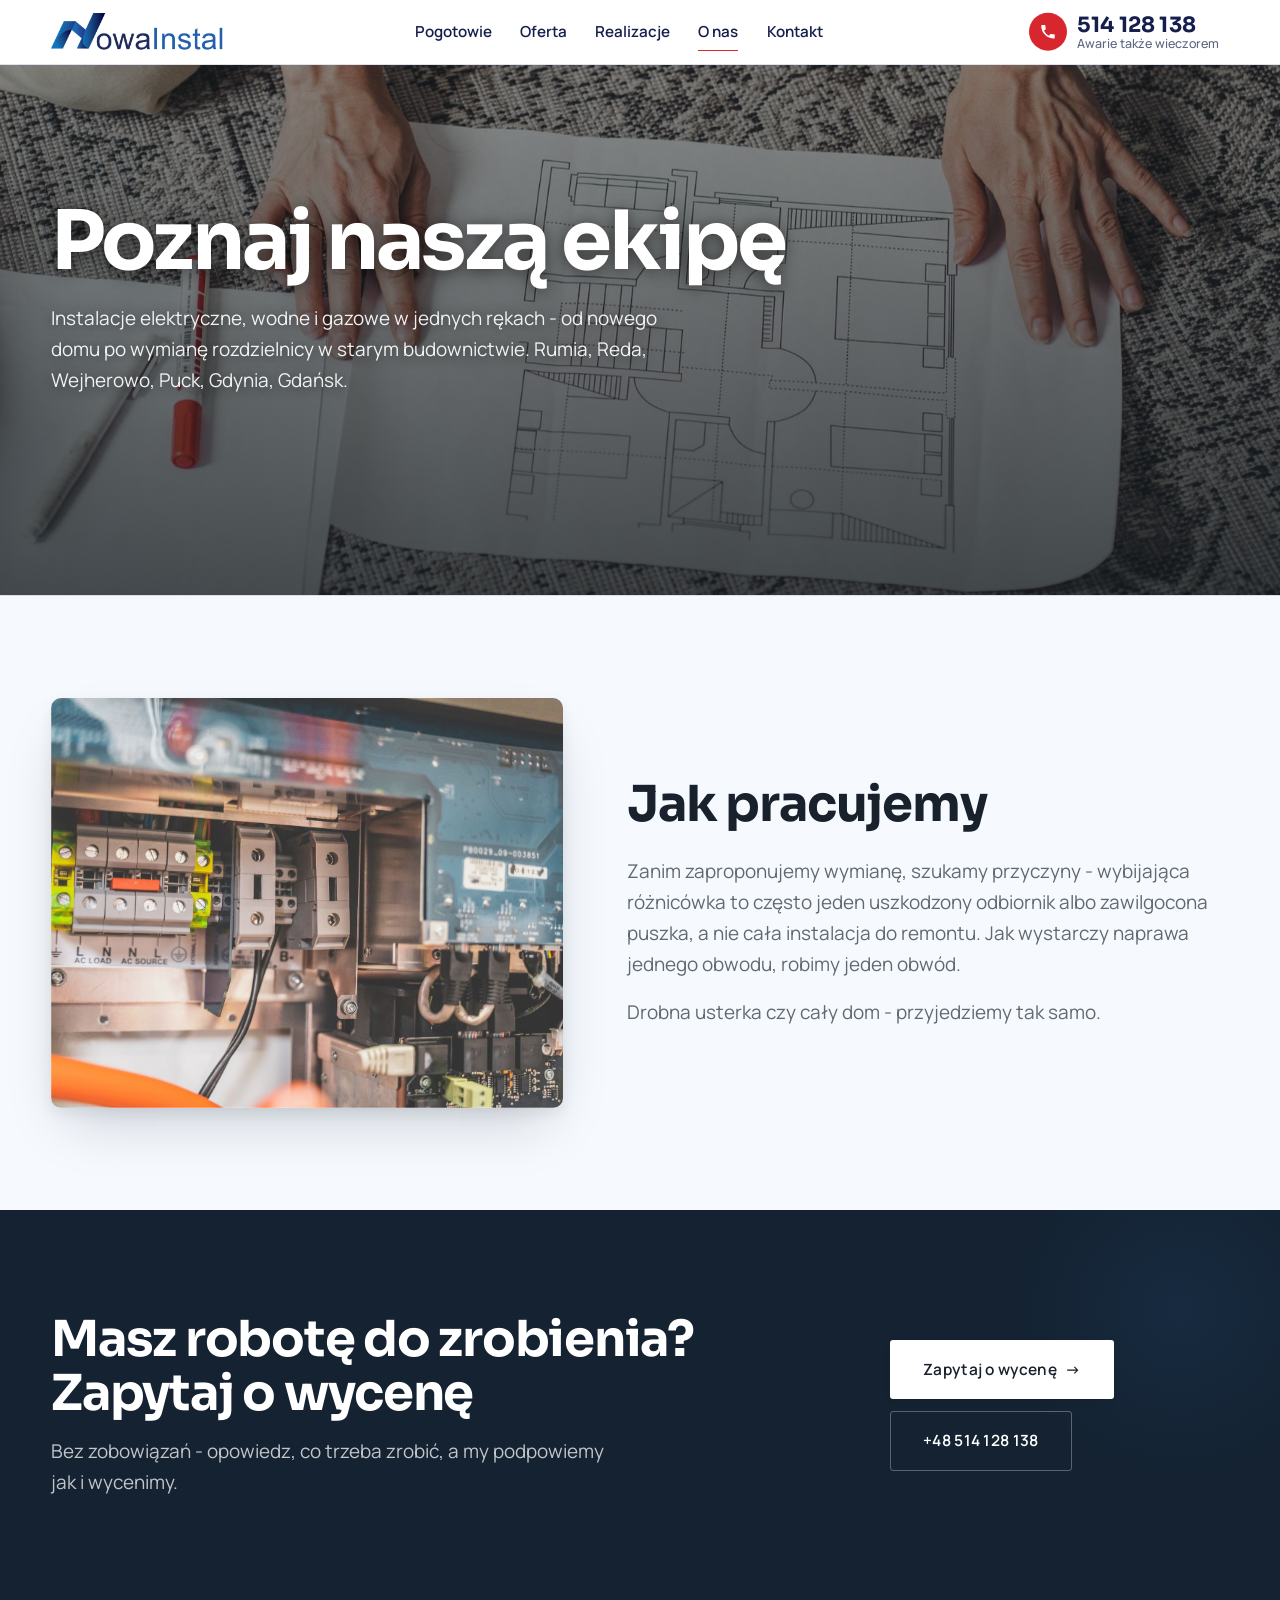
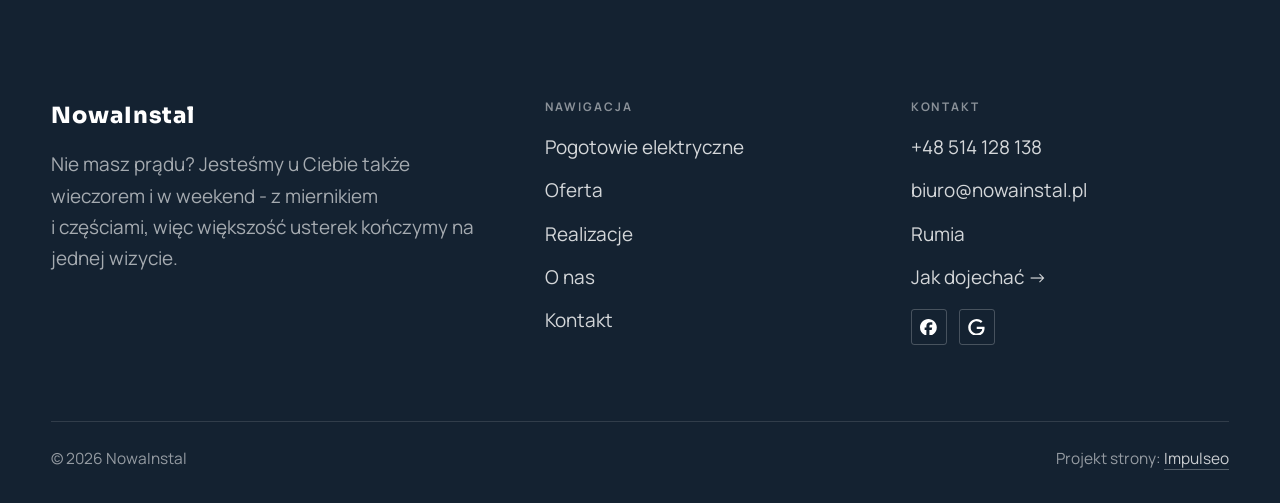
<file: o-nas.html>
<!DOCTYPE html>
<html lang="pl">
<head>
<meta charset="UTF-8">
<meta name="viewport" content="width=device-width, initial-scale=1.0">
<title>O nas - NowaInstal</title>
<meta name="description" content="Elektryk w Rumi z dojazdem. Awarie, instalacje, rozdzielnice, oświetlenie, pomiary z protokołem. Cenę znasz przed robotą. Zadzwoń: +48 514 128 138.">
<link rel="canonical" href="https://impulseo-pl.github.io/nowainstal-pogotowie-elektryczne/o-nas.html">
<meta name="robots" content="noindex, nofollow">
<meta property="og:type" content="website">
<meta property="og:locale" content="pl_PL">
<meta property="og:site_name" content="NowaInstal">
<meta property="og:title" content="O nas - NowaInstal">
<meta property="og:description" content="Elektryk w Rumi z dojazdem. Awarie, instalacje, rozdzielnice, oświetlenie, pomiary z protokołem. Cenę znasz przed robotą. Zadzwoń: +48 514 128 138.">
<meta property="og:url" content="https://impulseo-pl.github.io/nowainstal-pogotowie-elektryczne/o-nas.html">
<meta property="og:image" content="https://impulseo-pl.github.io/nowainstal-pogotowie-elektryczne/img/og.jpg">
<meta property="og:image:width" content="1200">
<meta property="og:image:height" content="630">
<meta name="twitter:card" content="summary_large_image">
<link rel="preconnect" href="https://fonts.googleapis.com">
<link rel="preconnect" href="https://fonts.gstatic.com" crossorigin>
<link href="https://fonts.googleapis.com/css2?family=Sora:wght@600;700;800&family=Manrope:wght@400;500;600&display=swap" rel="stylesheet">
<link rel="stylesheet" href="assets/styles.css?v=20261021d">
<link rel="stylesheet" href="assets/pogotowie.css?v=20261021d">
</head>
<body class="pim">

<header class="nav">
  <div class="wrap nav-inner">
    <a class="brand brand-has-logo" href="index.html"><img class="brand-logo brand-logo-color" src="img/logo.png" alt="NowaInstal" width="1200" height="261" decoding="async"><img class="brand-logo brand-logo-white" src="img/logo-white.png" alt="NowaInstal" width="1200" height="261" decoding="async"></a>
    <nav class="nav-links">
      <a href="pogotowie.html">Pogotowie</a>
      <a href="oferta.html">Oferta</a>
      <a href="realizacje.html">Realizacje</a>
      <a href="o-nas.html" class="active" aria-current="page">O nas</a>
      <a href="kontakt.html">Kontakt</a>
      <a href="tel:+48514128138" class="btn btn-accent v3-tel"><span class="v3-tel-i"><svg viewBox="0 0 24 24" fill="none" aria-hidden="true"><path d="M6.6 10.8a15.5 15.5 0 0 0 6.6 6.6l2.2-2.2a1 1 0 0 1 1-.24 11.4 11.4 0 0 0 3.6.58 1 1 0 0 1 1 1V20a1 1 0 0 1-1 1A17 17 0 0 1 3 4a1 1 0 0 1 1-1h3.5a1 1 0 0 1 1 1c0 1.25.2 2.46.58 3.6a1 1 0 0 1-.25 1l-2.23 2.2Z" fill="currentColor"/></svg></span><span class="v3-tel-t"><b>514 128 138</b> <small>Awarie także wieczorem</small></span></a>
    </nav>
    <a class="pim-tel-m" href="tel:+48514128138" aria-label="Zadzwoń 514 128 138"><svg viewBox="0 0 24 24" fill="none" aria-hidden="true"><path d="M6.6 10.8a15.5 15.5 0 0 0 6.6 6.6l2.2-2.2a1 1 0 0 1 1-.24 11.4 11.4 0 0 0 3.6.58 1 1 0 0 1 1 1V20a1 1 0 0 1-1 1A17 17 0 0 1 3 4a1 1 0 0 1 1-1h3.5a1 1 0 0 1 1 1c0 1.25.2 2.46.58 3.6a1 1 0 0 1-.25 1l-2.23 2.2Z" fill="currentColor"/></svg></a>
    <button class="nav-toggle" aria-label="Menu"><span></span><span></span><span></span></button>
  </div>
</header>

<main>
<section class="pagehead">
  <img src="img/g10.jpg" alt="NowaInstal - Poznaj naszą ekipę" width="1880" height="1253" decoding="async">
  <div class="wrap">
    <span class="eyebrow">O nas</span>
    <h1>Poznaj naszą ekipę</h1>
    <p>Instalacje elektryczne, wodne i gazowe w jednych rękach - od nowego domu po wymianę rozdzielnicy w starym budownictwie. Rumia, Reda, Wejherowo, Puck, Gdynia, Gdańsk.</p>
  </div>
</section>
<section>
  <div class="wrap split">
    <div class="split-art reveal"><img src="img/g11.jpg" alt="NowaInstal" loading="lazy" width="1880" height="1253" decoding="async"></div>
    <div class="split-copy reveal">
      <h2>Jak pracujemy</h2>
      <p class="muted">Zanim zaproponujemy wymianę, szukamy przyczyny - wybijająca różnicówka to często jeden uszkodzony odbiornik albo zawilgocona puszka, a nie cała instalacja do remontu. Jak wystarczy naprawa jednego obwodu, robimy jeden obwód.</p>
      <p class="muted">Drobna usterka czy cały dom - przyjedziemy tak samo.</p>
    </div>
  </div>
</section>


<section class="cta">
  <div class="wrap">
    <div class="reveal">
      <span class="eyebrow">Współpraca</span>
      <h2>Masz robotę do zrobienia? Zapytaj o wycenę</h2>
      <p>Bez zobowiązań - opowiedz, co trzeba zrobić, a my podpowiemy jak i wycenimy.</p>
    </div>
    <div class="cta-actions reveal">
      <a href="kontakt.html" class="btn btn-light">Zapytaj o wycenę <span class="arr">→</span></a>
      <a href="tel:+48514128138" class="btn btn-ghost btn-ghost-cta">+48 514 128 138</a>
    </div>
  </div>
</section>
</main>

<footer>
  <div class="wrap">
    <div class="foot-grid">
      <div class="foot-brand">
        <div class="name">NowaInstal</div>
        <p>Nie masz prądu? Jesteśmy u Ciebie także wieczorem i w weekend - z miernikiem i częściami, więc większość usterek kończymy na jednej wizycie.</p>
      </div>
      <div class="foot-col">
        <h4>Nawigacja</h4>
        <a href="pogotowie.html">Pogotowie elektryczne</a>
        <a href="oferta.html">Oferta</a>
        <a href="realizacje.html">Realizacje</a>
        <a href="o-nas.html">O nas</a>
        <a href="kontakt.html">Kontakt</a>
      </div>
      <div class="foot-col">
        <h4>Kontakt</h4>
        <a href="tel:+48514128138">+48 514 128 138</a>
        <a href="mailto:biuro@nowainstal.pl">biuro@nowainstal.pl</a>
        <p>Rumia</p>
        <a href="https://maps.google.com/?cid=6391568906217468872&g_mp=CiVnb29nbGUubWFwcy5wbGFjZXMudjEuUGxhY2VzLkdldFBsYWNlEAIYBCAA" target="_blank" rel="noopener">Jak dojechać →</a>
      <div class="foot-soc">
        <a class="soc" href="https://www.facebook.com/p/NowaInstal-Rumia-61555777727664/" target="_blank" rel="noopener" aria-label="Facebook - NowaInstal"><svg viewBox="0 0 24 24" aria-hidden="true" focusable="false"><path d="M9.101 23.691v-7.98H6.627v-3.667h2.474v-1.58c0-4.085 1.848-5.978 5.858-5.978.401 0 .955.042 1.468.103a8.68 8.68 0 0 1 1.141.195v3.325a8.623 8.623 0 0 0-.653-.036 26.805 26.805 0 0 0-.733-.009c-.707 0-1.259.096-1.675.309a1.686 1.686 0 0 0-.679.622c-.258.42-.374.995-.374 1.752v1.297h3.919l-.386 2.103-.287 1.564h-3.246v8.245C19.396 23.238 24 18.179 24 12.044c0-6.627-5.373-12-12-12s-12 5.373-12 12c0 5.628 3.874 10.35 9.101 11.647Z" fill="currentColor"/></svg></a>
        <a class="soc" href="https://maps.google.com/?cid=6391568906217468872" target="_blank" rel="noopener" aria-label="Google - NowaInstal"><svg viewBox="0 0 24 24" aria-hidden="true" focusable="false"><path d="M12.48 10.92v3.28h7.84c-.24 1.84-.853 3.187-1.787 4.133-1.147 1.147-2.933 2.4-6.053 2.4-4.827 0-8.6-3.893-8.6-8.72s3.773-8.72 8.6-8.72c2.6 0 4.507 1.027 5.907 2.347l2.307-2.307C18.747 1.44 16.133 0 12.48 0 5.867 0 .307 5.387.307 12s5.56 12 12.173 12c3.573 0 6.267-1.173 8.373-3.36 2.16-2.16 2.84-5.213 2.84-7.667 0-.76-.053-1.467-.173-2.053H12.48z" fill="currentColor"/></svg></a>
      </div>
      </div>
    </div>
    <div class="foot-bot">
      <span>© 2026 NowaInstal</span>
      <span>Projekt strony: <a class="foot-credit" href="https://impulseo.pl" target="_blank" rel="noopener">Impulseo</a></span>
    </div>
  </div>
</footer>
<div class="sticky-call"><a class="sc-call" href="tel:+48514128138"><svg class="ico-tel" width="16" height="16" viewBox="0 0 24 24" fill="none" aria-hidden="true"><path d="M6.6 10.8a15.5 15.5 0 0 0 6.6 6.6l2.2-2.2a1 1 0 0 1 1-.24 11.4 11.4 0 0 0 3.6.58 1 1 0 0 1 1 1V20a1 1 0 0 1-1 1A17 17 0 0 1 3 4a1 1 0 0 1 1-1h3.5a1 1 0 0 1 1 1c0 1.25.2 2.46.58 3.6a1 1 0 0 1-.25 1l-2.23 2.2Z" fill="currentColor"/></svg> Awaria? Zadzwoń</a><a class="sc-quote" href="kontakt.html">Bezpłatna wycena</a></div>
<div class="demo-wazne" data-do="2026-11-04" data-cykl="3" hidden><svg class="dw-ico" width="13" height="13" viewBox="0 0 24 24" fill="none" aria-hidden="true"><circle cx="12" cy="12" r="8.6" stroke="currentColor" stroke-width="1.8"/><path d="M12 7.2V12l3.3 2" stroke="currentColor" stroke-width="1.8" stroke-linecap="round"/></svg><span class="dw-txt"></span></div>

<script src="assets/main.js?v=20261021d"></script>
</body>
</html>
</file>
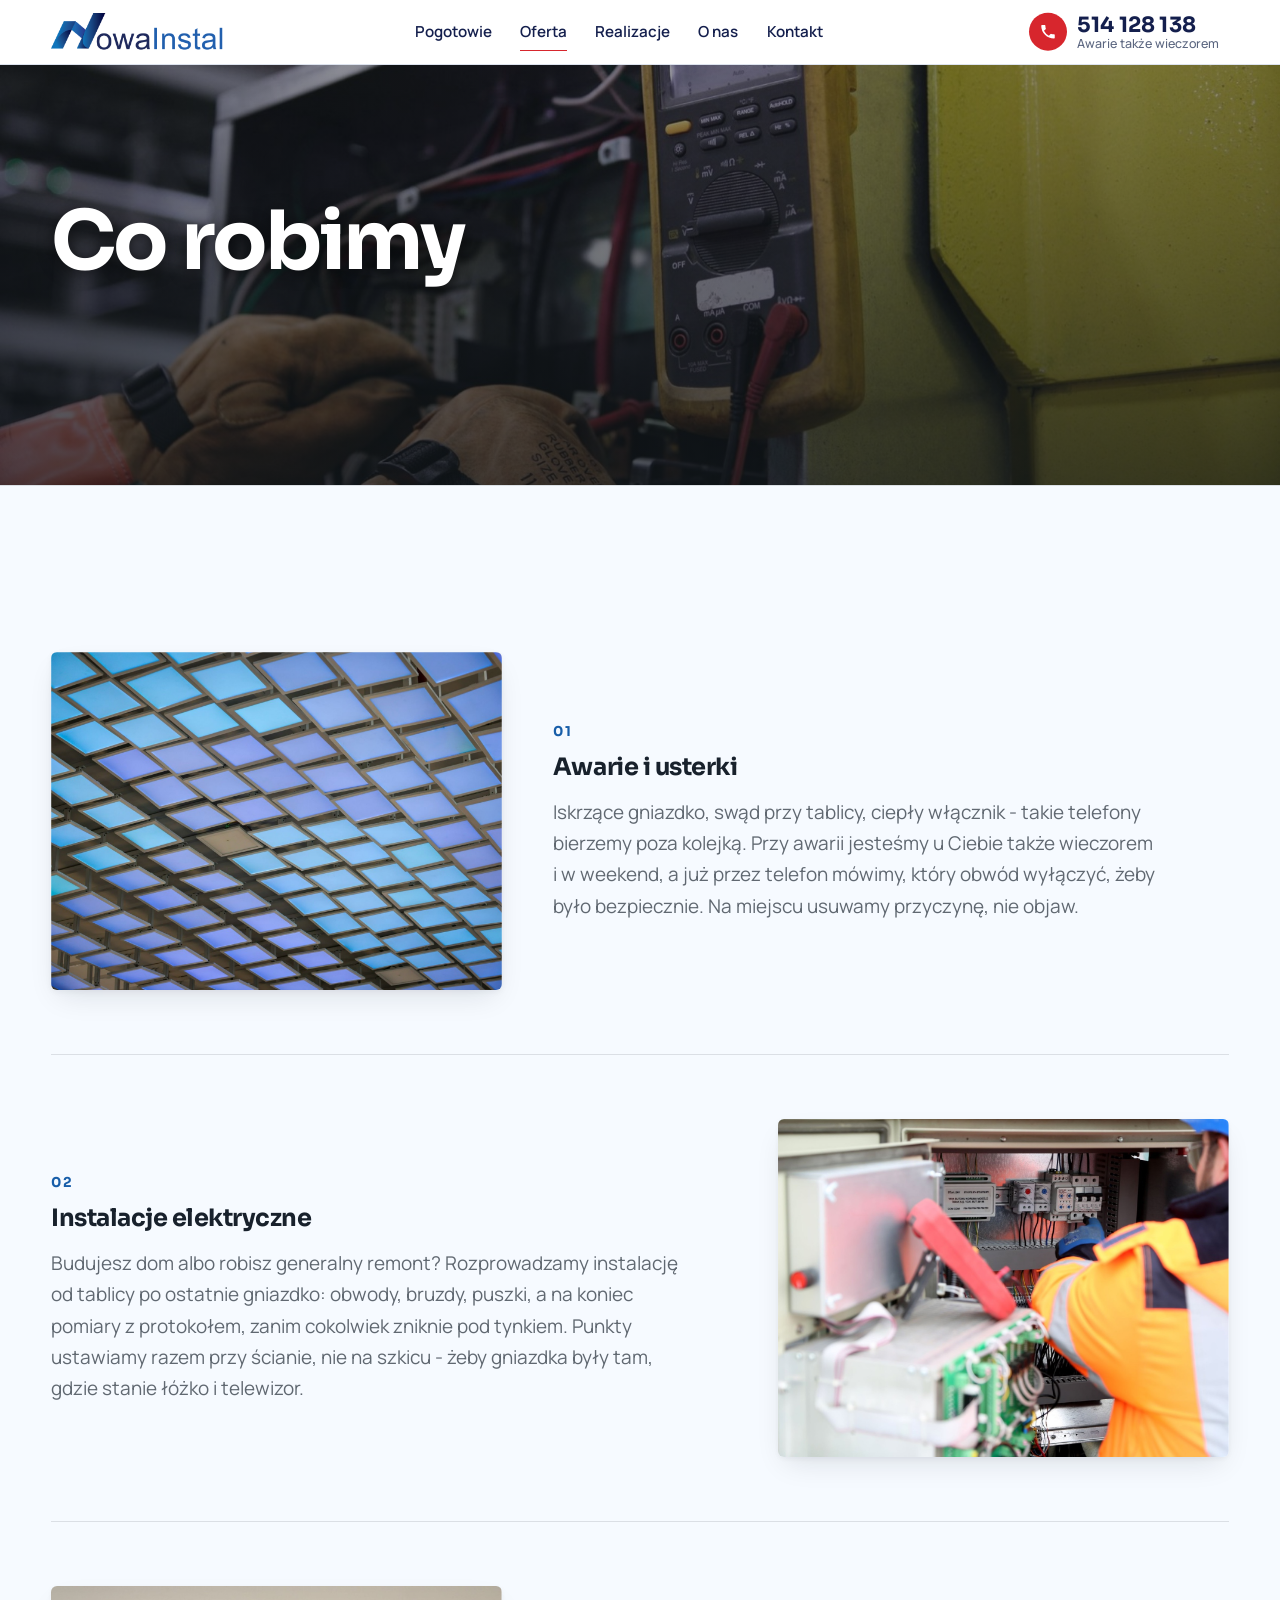
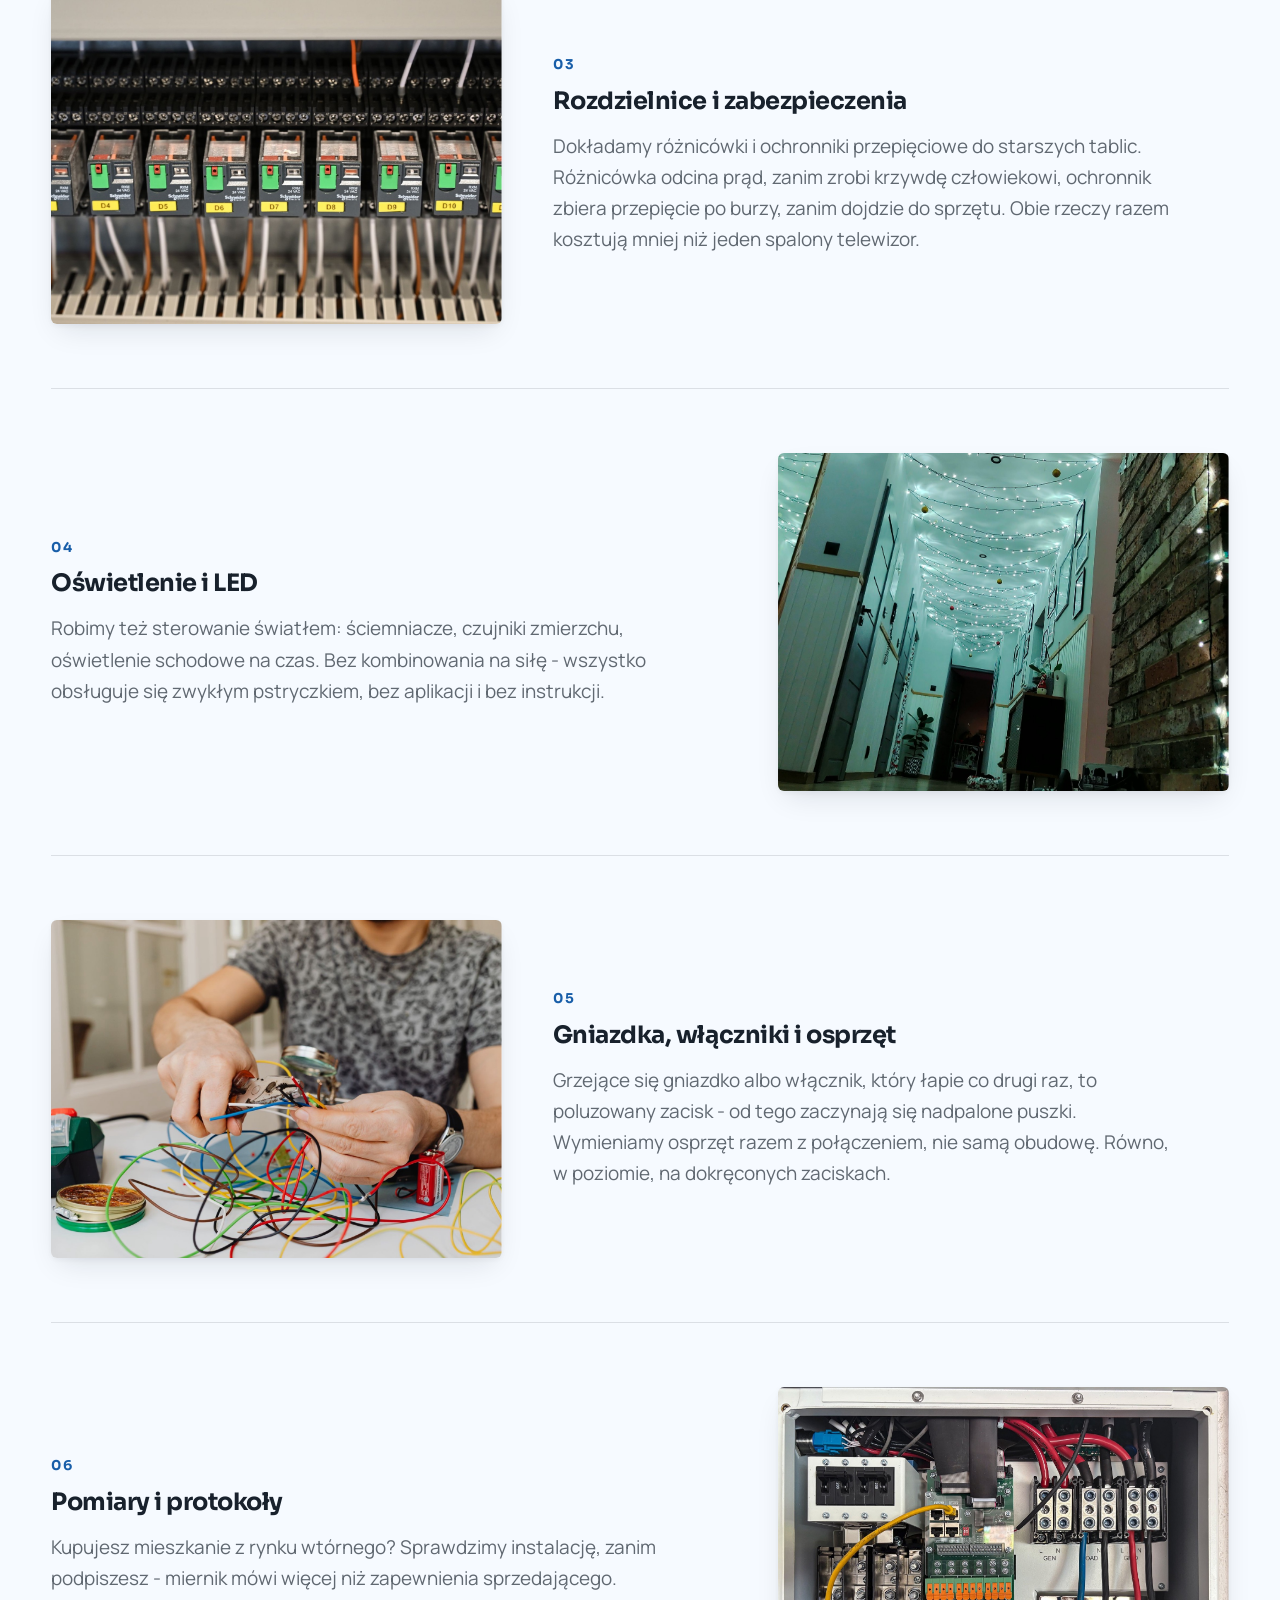
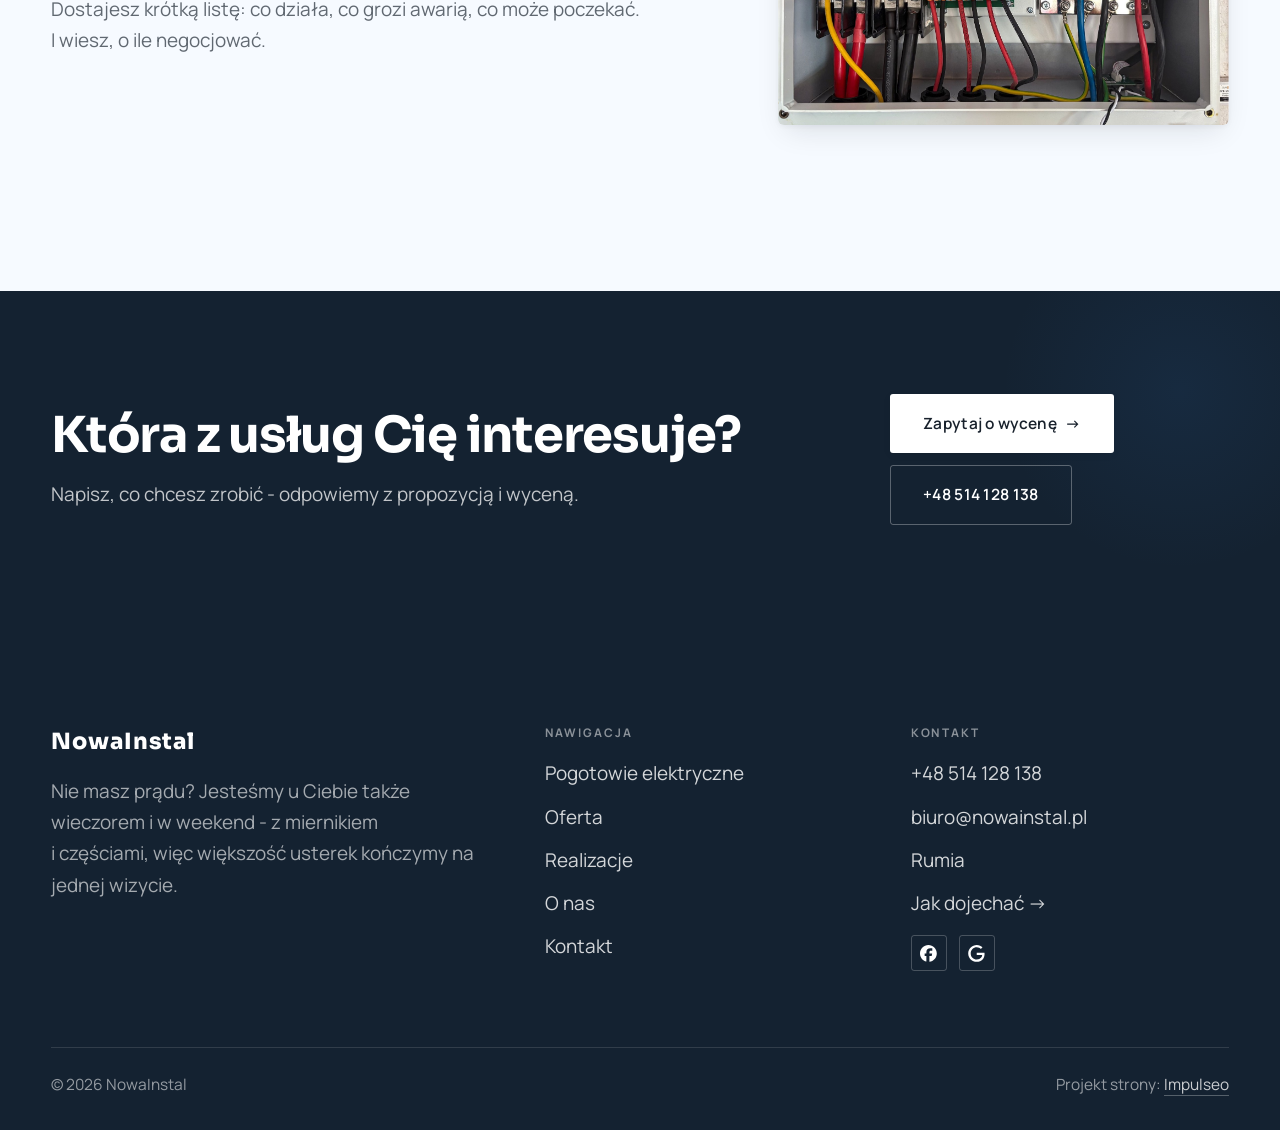
<file: oferta.html>
<!DOCTYPE html>
<html lang="pl">
<head>
<meta charset="UTF-8">
<meta name="viewport" content="width=device-width, initial-scale=1.0">
<title>Oferta - NowaInstal</title>
<meta name="description" content="Elektryk w Rumi z dojazdem. Awarie, instalacje, rozdzielnice, oświetlenie, pomiary z protokołem. Cenę znasz przed robotą. Zadzwoń: +48 514 128 138.">
<link rel="canonical" href="https://impulseo-pl.github.io/nowainstal-pogotowie-elektryczne/oferta.html">
<meta name="robots" content="noindex, nofollow">
<meta property="og:type" content="website">
<meta property="og:locale" content="pl_PL">
<meta property="og:site_name" content="NowaInstal">
<meta property="og:title" content="Oferta - NowaInstal">
<meta property="og:description" content="Elektryk w Rumi z dojazdem. Awarie, instalacje, rozdzielnice, oświetlenie, pomiary z protokołem. Cenę znasz przed robotą. Zadzwoń: +48 514 128 138.">
<meta property="og:url" content="https://impulseo-pl.github.io/nowainstal-pogotowie-elektryczne/oferta.html">
<meta property="og:image" content="https://impulseo-pl.github.io/nowainstal-pogotowie-elektryczne/img/og.jpg">
<meta property="og:image:width" content="1200">
<meta property="og:image:height" content="630">
<meta name="twitter:card" content="summary_large_image">
<link rel="preconnect" href="https://fonts.googleapis.com">
<link rel="preconnect" href="https://fonts.gstatic.com" crossorigin>
<link href="https://fonts.googleapis.com/css2?family=Sora:wght@600;700;800&family=Manrope:wght@400;500;600&display=swap" rel="stylesheet">
<link rel="stylesheet" href="assets/styles.css?v=20261021d">
<link rel="stylesheet" href="assets/pogotowie.css?v=20261021d">
</head>
<body class="pim">

<header class="nav">
  <div class="wrap nav-inner">
    <a class="brand brand-has-logo" href="index.html"><img class="brand-logo brand-logo-color" src="img/logo.png" alt="NowaInstal" width="1200" height="261" decoding="async"><img class="brand-logo brand-logo-white" src="img/logo-white.png" alt="NowaInstal" width="1200" height="261" decoding="async"></a>
    <nav class="nav-links">
      <a href="pogotowie.html">Pogotowie</a>
      <a href="oferta.html" class="active" aria-current="page">Oferta</a>
      <a href="realizacje.html">Realizacje</a>
      <a href="o-nas.html">O nas</a>
      <a href="kontakt.html">Kontakt</a>
      <a href="tel:+48514128138" class="btn btn-accent v3-tel"><span class="v3-tel-i"><svg viewBox="0 0 24 24" fill="none" aria-hidden="true"><path d="M6.6 10.8a15.5 15.5 0 0 0 6.6 6.6l2.2-2.2a1 1 0 0 1 1-.24 11.4 11.4 0 0 0 3.6.58 1 1 0 0 1 1 1V20a1 1 0 0 1-1 1A17 17 0 0 1 3 4a1 1 0 0 1 1-1h3.5a1 1 0 0 1 1 1c0 1.25.2 2.46.58 3.6a1 1 0 0 1-.25 1l-2.23 2.2Z" fill="currentColor"/></svg></span><span class="v3-tel-t"><b>514 128 138</b> <small>Awarie także wieczorem</small></span></a>
    </nav>
    <a class="pim-tel-m" href="tel:+48514128138" aria-label="Zadzwoń 514 128 138"><svg viewBox="0 0 24 24" fill="none" aria-hidden="true"><path d="M6.6 10.8a15.5 15.5 0 0 0 6.6 6.6l2.2-2.2a1 1 0 0 1 1-.24 11.4 11.4 0 0 0 3.6.58 1 1 0 0 1 1 1V20a1 1 0 0 1-1 1A17 17 0 0 1 3 4a1 1 0 0 1 1-1h3.5a1 1 0 0 1 1 1c0 1.25.2 2.46.58 3.6a1 1 0 0 1-.25 1l-2.23 2.2Z" fill="currentColor"/></svg></a>
    <button class="nav-toggle" aria-label="Menu"><span></span><span></span><span></span></button>
  </div>
</header>

<main>
<section class="pagehead">
  <img src="img/g9.jpg" alt="NowaInstal - Co robimy" width="1880" height="992" decoding="async">
  <div class="wrap">
    <span class="eyebrow">Oferta</span>
    <h1>Co robimy</h1>
  </div>
</section>
<section>
  <div class="wrap">
    <div class="svc-row reveal">
      <div class="svc-row-art"><img src="img/g12.jpg" alt="Awarie i usterki" loading="lazy" width="1880" height="1254" decoding="async"></div>
      <div>
        <span class="num">01</span>
        <h3>Awarie i usterki</h3>
        <p class="muted">Iskrzące gniazdko, swąd przy tablicy, ciepły włącznik - takie telefony bierzemy poza kolejką. Przy awarii jesteśmy u Ciebie także wieczorem i w weekend, a już przez telefon mówimy, który obwód wyłączyć, żeby było bezpiecznie. Na miejscu usuwamy przyczynę, nie objaw.</p>
      </div>
    </div>
    <div class="svc-row rev reveal">
      <div class="svc-row-art"><img src="img/g13.jpg" alt="Instalacje elektryczne" loading="lazy" width="1880" height="1253" decoding="async"></div>
      <div>
        <span class="num">02</span>
        <h3>Instalacje elektryczne</h3>
        <p class="muted">Budujesz dom albo robisz generalny remont? Rozprowadzamy instalację od tablicy po ostatnie gniazdko: obwody, bruzdy, puszki, a na koniec pomiary z protokołem, zanim cokolwiek zniknie pod tynkiem. Punkty ustawiamy razem przy ścianie, nie na szkicu - żeby gniazdka były tam, gdzie stanie łóżko i telewizor.</p>
      </div>
    </div>
    <div class="svc-row reveal">
      <div class="svc-row-art"><img src="img/g14.jpg" alt="Rozdzielnice i zabezpieczenia" loading="lazy" width="1880" height="1251" decoding="async"></div>
      <div>
        <span class="num">03</span>
        <h3>Rozdzielnice i zabezpieczenia</h3>
        <p class="muted">Dokładamy różnicówki i ochronniki przepięciowe do starszych tablic. Różnicówka odcina prąd, zanim zrobi krzywdę człowiekowi, ochronnik zbiera przepięcie po burzy, zanim dojdzie do sprzętu. Obie rzeczy razem kosztują mniej niż jeden spalony telewizor.</p>
      </div>
    </div>
    <div class="svc-row rev reveal">
      <div class="svc-row-art"><img src="img/about.jpg" alt="Oświetlenie i LED" loading="lazy" width="2400" height="3200" decoding="async"></div>
      <div>
        <span class="num">04</span>
        <h3>Oświetlenie i LED</h3>
        <p class="muted">Robimy też sterowanie światłem: ściemniacze, czujniki zmierzchu, oświetlenie schodowe na czas. Bez kombinowania na siłę - wszystko obsługuje się zwykłym pstryczkiem, bez aplikacji i bez instrukcji.</p>
      </div>
    </div>
    <div class="svc-row reveal">
      <div class="svc-row-art"><img src="img/g7.jpg" alt="Gniazdka, włączniki i osprzęt" loading="lazy" width="1880" height="1253" decoding="async"></div>
      <div>
        <span class="num">05</span>
        <h3>Gniazdka, włączniki i osprzęt</h3>
        <p class="muted">Grzejące się gniazdko albo włącznik, który łapie co drugi raz, to poluzowany zacisk - od tego zaczynają się nadpalone puszki. Wymieniamy osprzęt razem z połączeniem, nie samą obudowę. Równo, w poziomie, na dokręconych zaciskach.</p>
      </div>
    </div>
    <div class="svc-row rev reveal">
      <div class="svc-row-art"><img src="img/g8.jpg" alt="Pomiary i protokoły" loading="lazy" width="1880" height="1357" decoding="async"></div>
      <div>
        <span class="num">06</span>
        <h3>Pomiary i protokoły</h3>
        <p class="muted">Kupujesz mieszkanie z rynku wtórnego? Sprawdzimy instalację, zanim podpiszesz - miernik mówi więcej niż zapewnienia sprzedającego. Dostajesz krótką listę: co działa, co grozi awarią, co może poczekać. I wiesz, o ile negocjować.</p>
      </div>
    </div>
  </div>
</section>

<section class="cta">
  <div class="wrap">
    <div class="reveal">
      <span class="eyebrow">Współpraca</span>
      <h2>Która z usług Cię interesuje?</h2>
      <p>Napisz, co chcesz zrobić - odpowiemy z propozycją i wyceną.</p>
    </div>
    <div class="cta-actions reveal">
      <a href="kontakt.html" class="btn btn-light">Zapytaj o wycenę <span class="arr">→</span></a>
      <a href="tel:+48514128138" class="btn btn-ghost btn-ghost-cta">+48 514 128 138</a>
    </div>
  </div>
</section>
</main>

<footer>
  <div class="wrap">
    <div class="foot-grid">
      <div class="foot-brand">
        <div class="name">NowaInstal</div>
        <p>Nie masz prądu? Jesteśmy u Ciebie także wieczorem i w weekend - z miernikiem i częściami, więc większość usterek kończymy na jednej wizycie.</p>
      </div>
      <div class="foot-col">
        <h4>Nawigacja</h4>
        <a href="pogotowie.html">Pogotowie elektryczne</a>
        <a href="oferta.html">Oferta</a>
        <a href="realizacje.html">Realizacje</a>
        <a href="o-nas.html">O nas</a>
        <a href="kontakt.html">Kontakt</a>
      </div>
      <div class="foot-col">
        <h4>Kontakt</h4>
        <a href="tel:+48514128138">+48 514 128 138</a>
        <a href="mailto:biuro@nowainstal.pl">biuro@nowainstal.pl</a>
        <p>Rumia</p>
        <a href="https://maps.google.com/?cid=6391568906217468872&g_mp=CiVnb29nbGUubWFwcy5wbGFjZXMudjEuUGxhY2VzLkdldFBsYWNlEAIYBCAA" target="_blank" rel="noopener">Jak dojechać →</a>
      <div class="foot-soc">
        <a class="soc" href="https://www.facebook.com/p/NowaInstal-Rumia-61555777727664/" target="_blank" rel="noopener" aria-label="Facebook - NowaInstal"><svg viewBox="0 0 24 24" aria-hidden="true" focusable="false"><path d="M9.101 23.691v-7.98H6.627v-3.667h2.474v-1.58c0-4.085 1.848-5.978 5.858-5.978.401 0 .955.042 1.468.103a8.68 8.68 0 0 1 1.141.195v3.325a8.623 8.623 0 0 0-.653-.036 26.805 26.805 0 0 0-.733-.009c-.707 0-1.259.096-1.675.309a1.686 1.686 0 0 0-.679.622c-.258.42-.374.995-.374 1.752v1.297h3.919l-.386 2.103-.287 1.564h-3.246v8.245C19.396 23.238 24 18.179 24 12.044c0-6.627-5.373-12-12-12s-12 5.373-12 12c0 5.628 3.874 10.35 9.101 11.647Z" fill="currentColor"/></svg></a>
        <a class="soc" href="https://maps.google.com/?cid=6391568906217468872" target="_blank" rel="noopener" aria-label="Google - NowaInstal"><svg viewBox="0 0 24 24" aria-hidden="true" focusable="false"><path d="M12.48 10.92v3.28h7.84c-.24 1.84-.853 3.187-1.787 4.133-1.147 1.147-2.933 2.4-6.053 2.4-4.827 0-8.6-3.893-8.6-8.72s3.773-8.72 8.6-8.72c2.6 0 4.507 1.027 5.907 2.347l2.307-2.307C18.747 1.44 16.133 0 12.48 0 5.867 0 .307 5.387.307 12s5.56 12 12.173 12c3.573 0 6.267-1.173 8.373-3.36 2.16-2.16 2.84-5.213 2.84-7.667 0-.76-.053-1.467-.173-2.053H12.48z" fill="currentColor"/></svg></a>
      </div>
      </div>
    </div>
    <div class="foot-bot">
      <span>© 2026 NowaInstal</span>
      <span>Projekt strony: <a class="foot-credit" href="https://impulseo.pl" target="_blank" rel="noopener">Impulseo</a></span>
    </div>
  </div>
</footer>
<div class="sticky-call"><a class="sc-call" href="tel:+48514128138"><svg class="ico-tel" width="16" height="16" viewBox="0 0 24 24" fill="none" aria-hidden="true"><path d="M6.6 10.8a15.5 15.5 0 0 0 6.6 6.6l2.2-2.2a1 1 0 0 1 1-.24 11.4 11.4 0 0 0 3.6.58 1 1 0 0 1 1 1V20a1 1 0 0 1-1 1A17 17 0 0 1 3 4a1 1 0 0 1 1-1h3.5a1 1 0 0 1 1 1c0 1.25.2 2.46.58 3.6a1 1 0 0 1-.25 1l-2.23 2.2Z" fill="currentColor"/></svg> Awaria? Zadzwoń</a><a class="sc-quote" href="kontakt.html">Bezpłatna wycena</a></div>
<div class="demo-wazne" data-do="2026-11-04" data-cykl="3" hidden><svg class="dw-ico" width="13" height="13" viewBox="0 0 24 24" fill="none" aria-hidden="true"><circle cx="12" cy="12" r="8.6" stroke="currentColor" stroke-width="1.8"/><path d="M12 7.2V12l3.3 2" stroke="currentColor" stroke-width="1.8" stroke-linecap="round"/></svg><span class="dw-txt"></span></div>

<script src="assets/main.js?v=20261021d"></script>
</body>
</html>
</file>
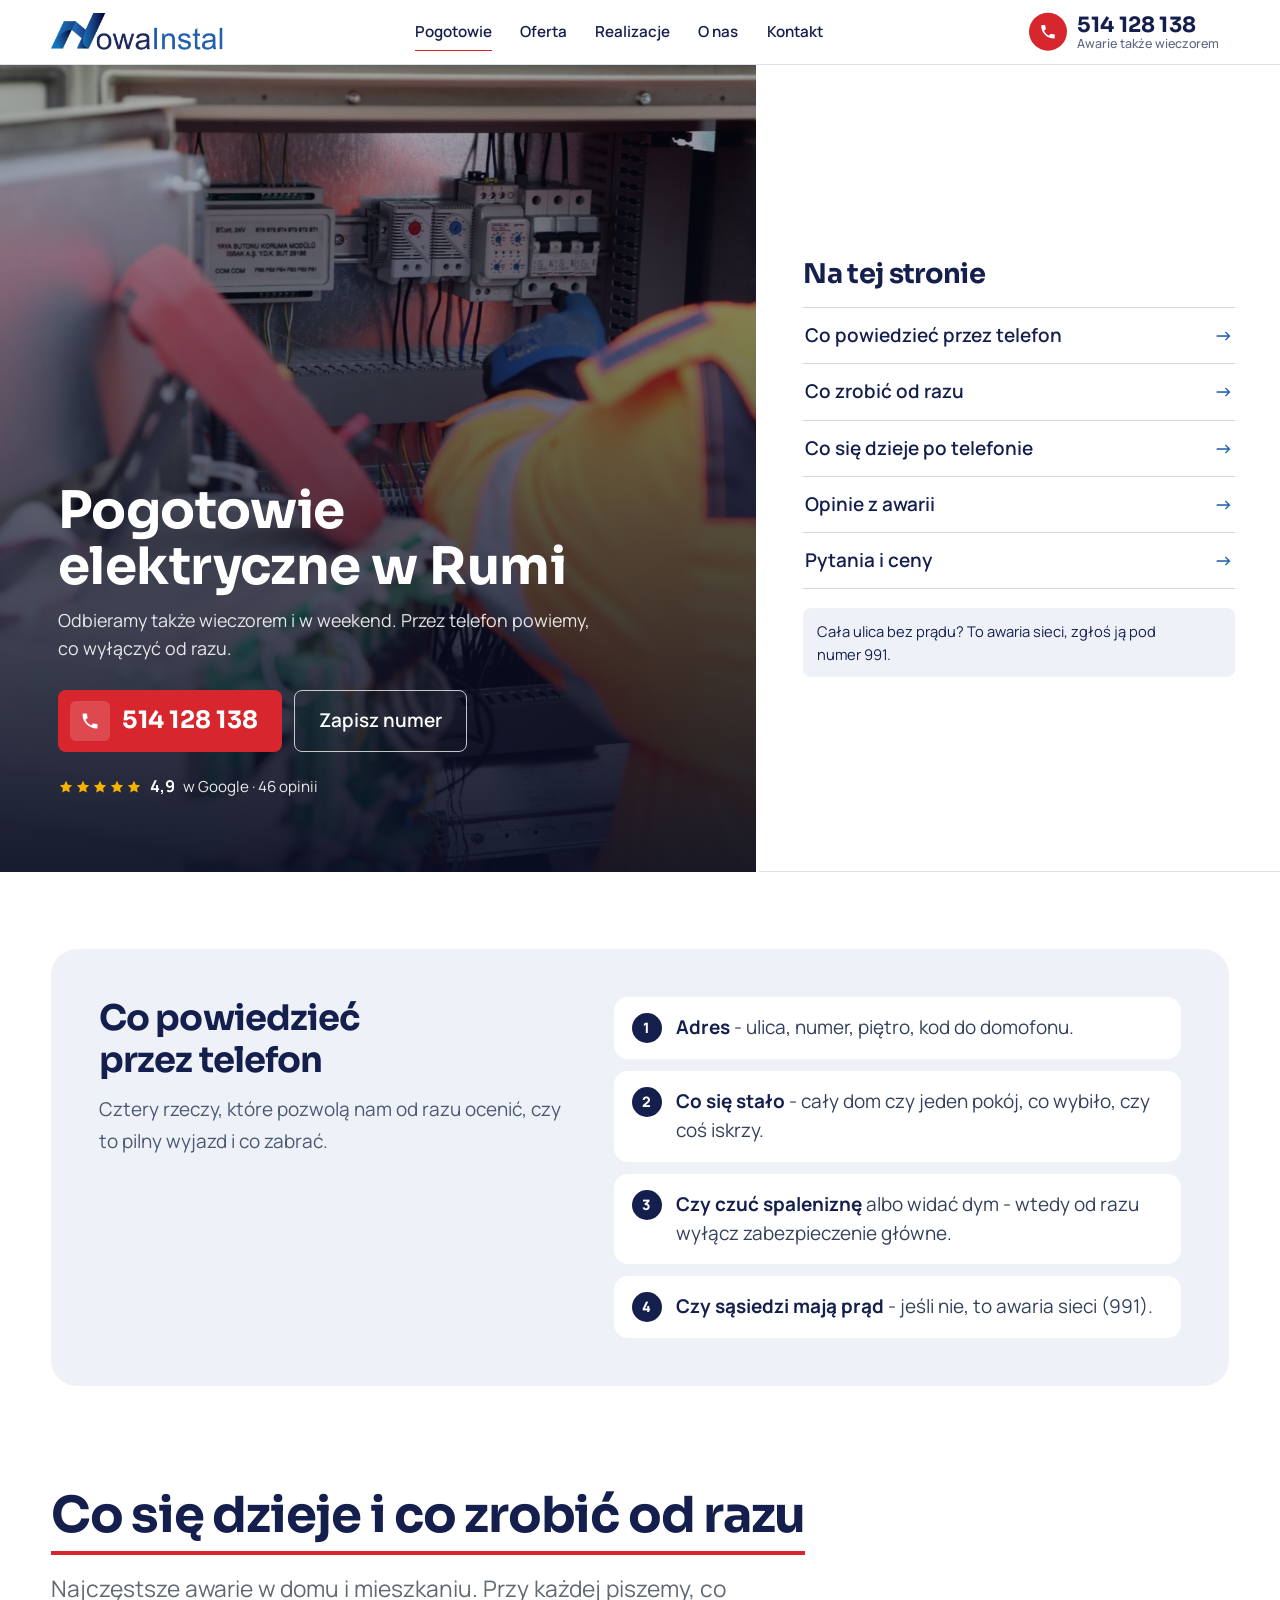
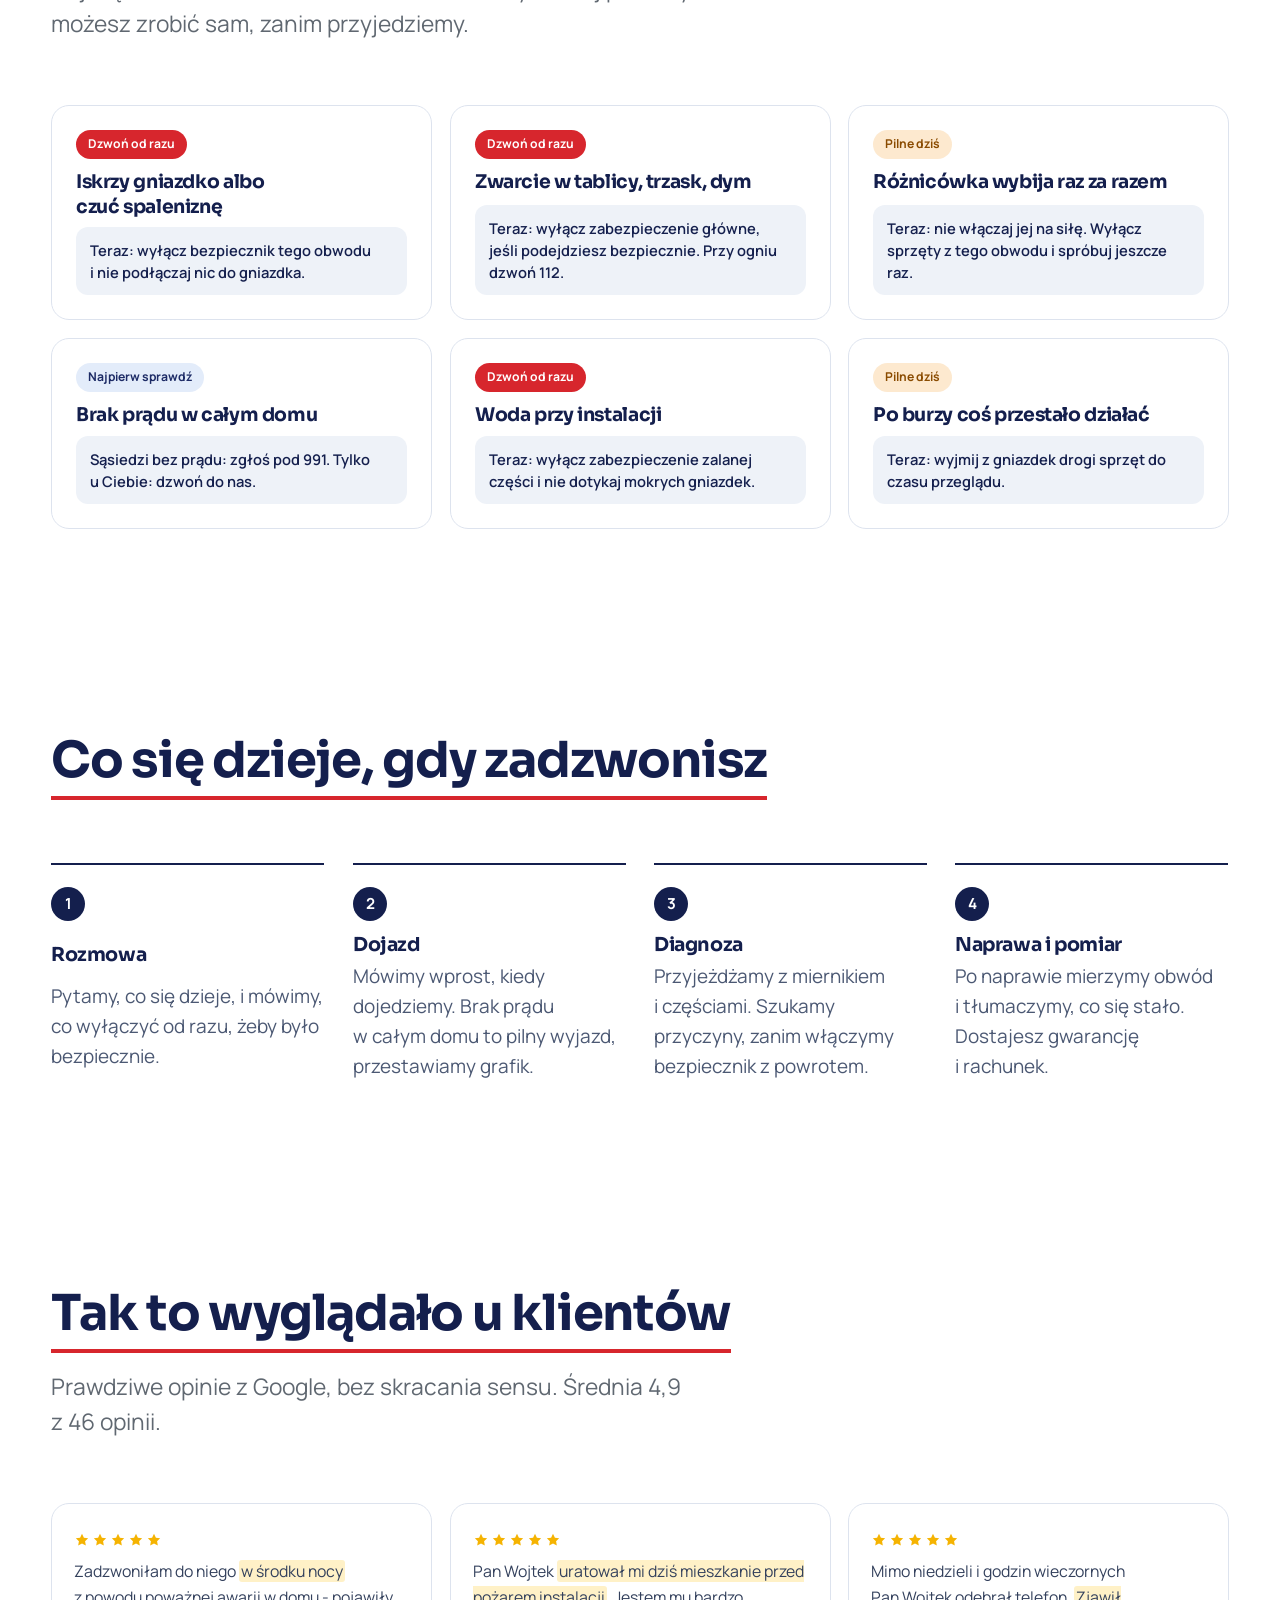
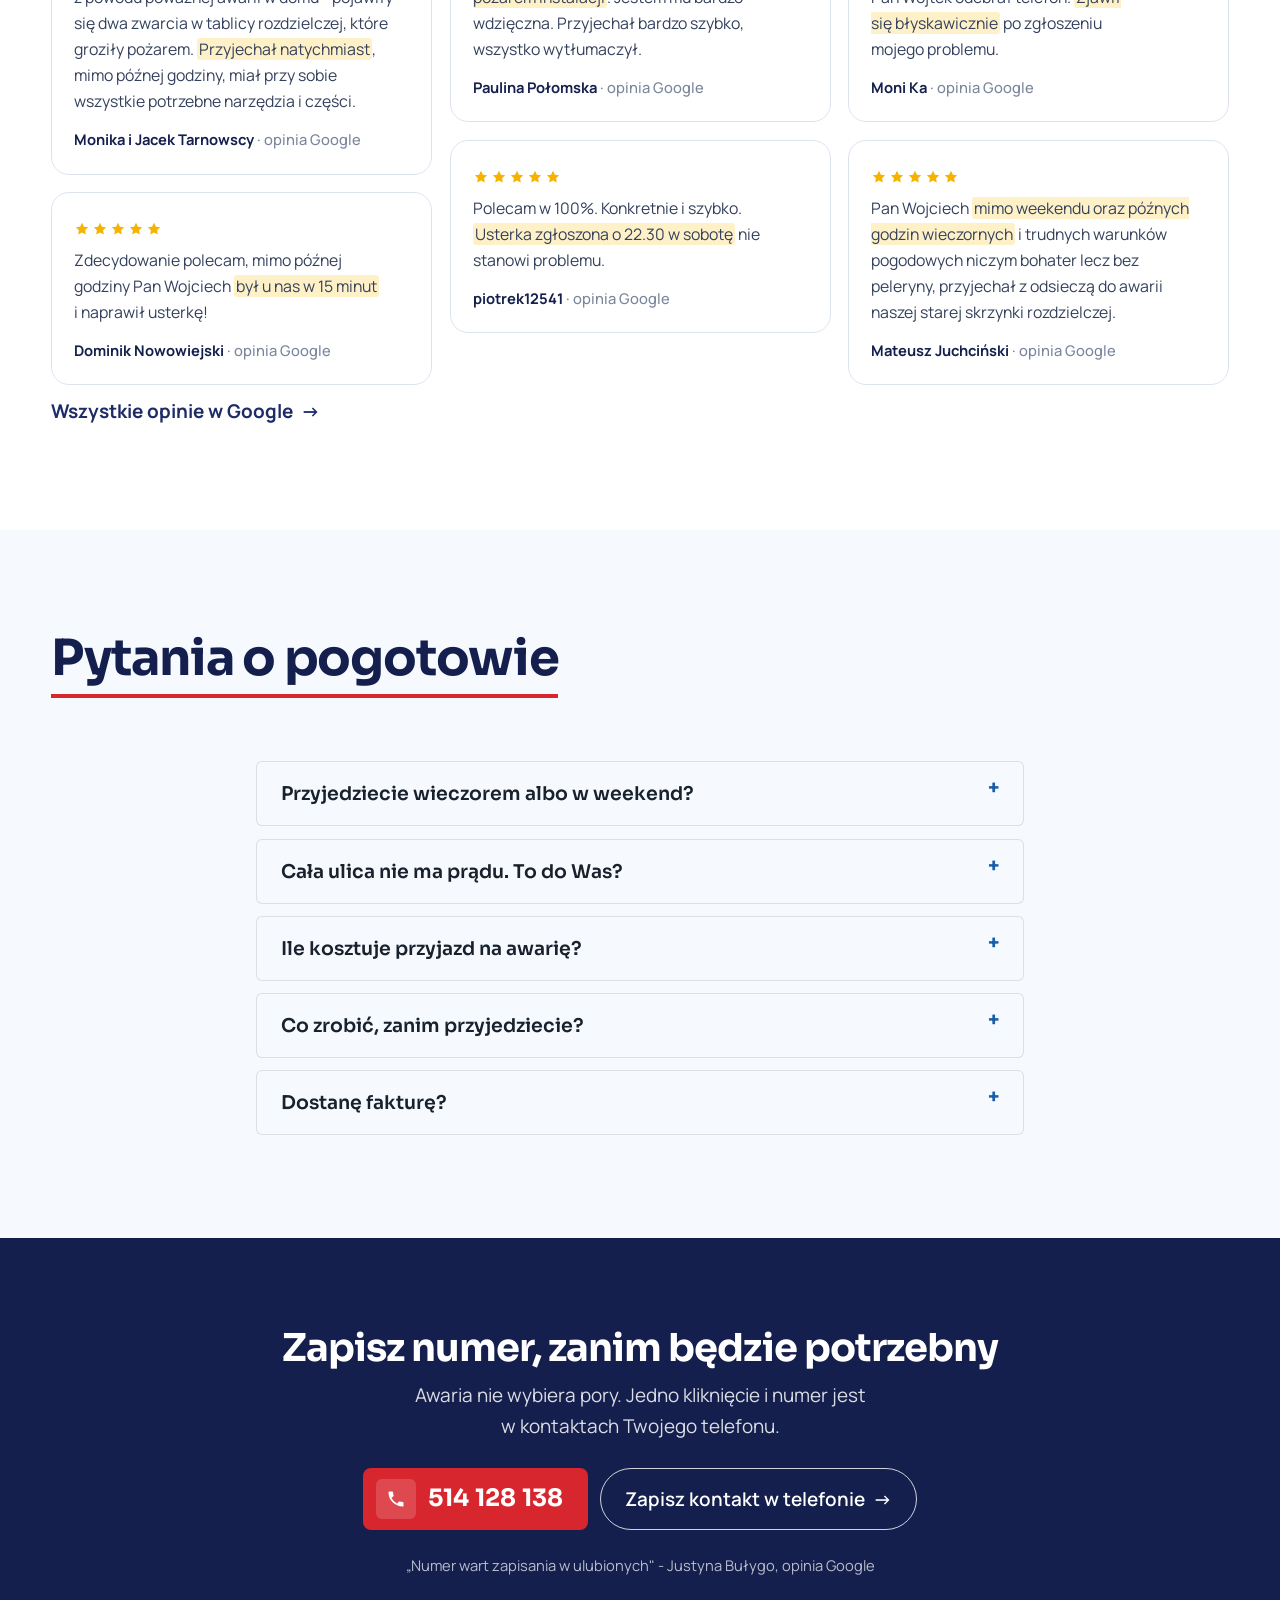
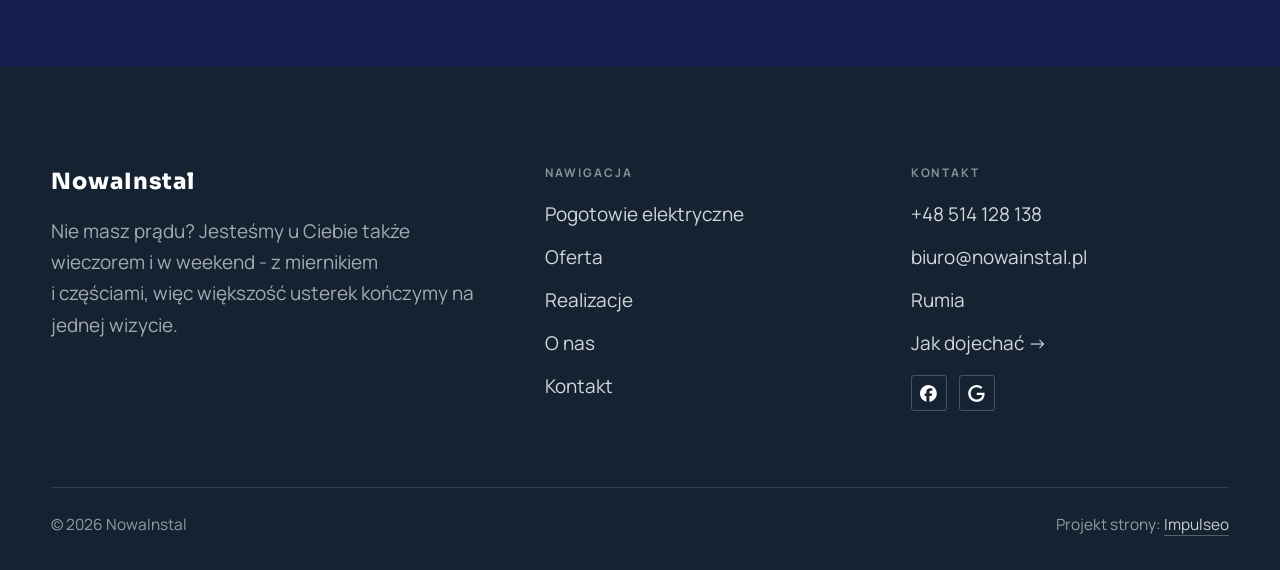
<file: pogotowie.html>
<!DOCTYPE html>
<html lang="pl">
<head>
<meta charset="UTF-8">
<meta name="viewport" content="width=device-width, initial-scale=1.0">
<title>Pogotowie elektryczne Rumia - elektryk na awarie | NowaInstal</title>
<meta name="description" content="Pogotowie elektryczne w Rumi i okolicach. Brak prądu, zwarcie w tablicy, iskrzące gniazdko, wybijająca różnicówka. Odbieramy także wieczorem i w weekend. Zadzwoń: 514 128 138.">
<link rel="canonical" href="https://impulseo-pl.github.io/nowainstal-pogotowie-elektryczne/pogotowie.html">
<meta name="robots" content="noindex, nofollow">
<meta property="og:type" content="website">
<meta property="og:locale" content="pl_PL">
<meta property="og:site_name" content="NowaInstal">
<meta property="og:title" content="Pogotowie elektryczne Rumia - elektryk na awarie | NowaInstal">
<meta property="og:description" content="Pogotowie elektryczne w Rumi i okolicach. Brak prądu, zwarcie w tablicy, iskrzące gniazdko, wybijająca różnicówka. Odbieramy także wieczorem i w weekend. Zadzwoń: 514 128 138.">
<meta property="og:url" content="https://impulseo-pl.github.io/nowainstal-pogotowie-elektryczne/pogotowie.html">
<meta property="og:image" content="https://impulseo-pl.github.io/nowainstal-pogotowie-elektryczne/img/og.jpg">
<meta property="og:image:width" content="1200">
<meta property="og:image:height" content="630">
<meta name="twitter:card" content="summary_large_image">
<link rel="preconnect" href="https://fonts.googleapis.com">
<link rel="preconnect" href="https://fonts.gstatic.com" crossorigin>
<link href="https://fonts.googleapis.com/css2?family=Sora:wght@600;700;800&family=Manrope:wght@400;500;600&display=swap" rel="stylesheet">
<link rel="stylesheet" href="assets/styles.css?v=20261021d">
<link rel="stylesheet" href="assets/pogotowie.css?v=20261021d">
<script type="application/ld+json">{"@context": "https://schema.org", "@graph": [{"@type": "Electrician", "name": "NowaInstal Wojciech Nowak", "url": "https://impulseo-pl.github.io/nowainstal-pogotowie-elektryczne/", "telephone": "+48514128138", "image": "https://impulseo-pl.github.io/nowainstal-pogotowie-elektryczne/img/og.jpg", "areaServed": "Rumia i okolice", "description": "Pogotowie elektryczne w Rumi: awarie instalacji, zwarcia, brak prądu, wybijające zabezpieczenia.", "sameAs": ["https://www.facebook.com/p/NowaInstal-Rumia-61555777727664/", "https://maps.google.com/?cid=6391568906217468872"]}, {"@type": "FAQPage", "mainEntity": [{"@type": "Question", "name": "Przyjedziecie wieczorem albo w weekend?", "acceptedAnswer": {"@type": "Answer", "text": "Tak, dzwoń. Klienci w opiniach Google piszą o przyjazdach w sobotę o 22:30, w niedzielę wieczorem i w środku nocy."}}, {"@type": "Question", "name": "Cała ulica nie ma prądu. To do Was?", "acceptedAnswer": {"@type": "Answer", "text": "Nie, to awaria sieci. Zgłoś ją pod numer 991 (pogotowie energetyczne). My naprawiamy wszystko od licznika w głąb domu: tablicę, obwody, gniazdka, oświetlenie."}}, {"@type": "Question", "name": "Ile kosztuje przyjazd na awarię?", "acceptedAnswer": {"@type": "Answer", "text": "Zależy od godziny i od tego, co się dzieje. Pytamy przez telefon i podajemy kwotę, zanim wyjedziemy, więc nie ma niespodzianek na rachunku."}}, {"@type": "Question", "name": "Co zrobić, zanim przyjedziecie?", "acceptedAnswer": {"@type": "Answer", "text": "Wyłącz bezpiecznik obwodu, w którym coś iskrzy albo pachnie spalenizną. Przy zwarciu w tablicy wyłącz zabezpieczenie główne, jeśli podejdziesz bezpiecznie. Przy ogniu dzwoń 112."}}, {"@type": "Question", "name": "Dostanę fakturę?", "acceptedAnswer": {"@type": "Answer", "text": "Tak, VAT albo paragon, jak wolisz. Z firmami i wspólnotami rozliczamy się przelewem."}}]}]}</script>
</head>
<body class="pim">

<header class="nav">
  <div class="wrap nav-inner">
    <a class="brand brand-has-logo" href="index.html"><img class="brand-logo brand-logo-color" src="img/logo.png" alt="NowaInstal" width="1200" height="261" decoding="async"><img class="brand-logo brand-logo-white" src="img/logo-white.png" alt="NowaInstal" width="1200" height="261" decoding="async"></a>
    <nav class="nav-links">
      <a href="pogotowie.html" class="active" aria-current="page">Pogotowie</a>
      <a href="oferta.html">Oferta</a>
      <a href="realizacje.html">Realizacje</a>
      <a href="o-nas.html">O nas</a>
      <a href="kontakt.html">Kontakt</a>
      <a href="tel:+48514128138" class="btn btn-accent v3-tel"><span class="v3-tel-i"><svg viewBox="0 0 24 24" fill="none" aria-hidden="true"><path d="M6.6 10.8a15.5 15.5 0 0 0 6.6 6.6l2.2-2.2a1 1 0 0 1 1-.24 11.4 11.4 0 0 0 3.6.58 1 1 0 0 1 1 1V20a1 1 0 0 1-1 1A17 17 0 0 1 3 4a1 1 0 0 1 1-1h3.5a1 1 0 0 1 1 1c0 1.25.2 2.46.58 3.6a1 1 0 0 1-.25 1l-2.23 2.2Z" fill="currentColor"/></svg></span><span class="v3-tel-t"><b>514 128 138</b> <small>Awarie także wieczorem</small></span></a>
    </nav>
    <a class="pim-tel-m" href="tel:+48514128138" aria-label="Zadzwoń 514 128 138"><svg viewBox="0 0 24 24" fill="none" aria-hidden="true"><path d="M6.6 10.8a15.5 15.5 0 0 0 6.6 6.6l2.2-2.2a1 1 0 0 1 1-.24 11.4 11.4 0 0 0 3.6.58 1 1 0 0 1 1 1V20a1 1 0 0 1-1 1A17 17 0 0 1 3 4a1 1 0 0 1 1-1h3.5a1 1 0 0 1 1 1c0 1.25.2 2.46.58 3.6a1 1 0 0 1-.25 1l-2.23 2.2Z" fill="currentColor"/></svg></a>
    <button class="nav-toggle" aria-label="Menu"><span></span><span></span><span></span></button>
  </div>
</header>

<main>
<section class="v3-hero" aria-label="Pogotowie elektryczne Rumia">
  <div class="v3-split v3-split-pog">
    <div class="v3-pane v3-pane-sos">
      <img class="v3-bg" src="img/g13.jpg" alt="Elektryk przy rozdzielnicy" width="1700" height="1133" fetchpriority="high">
      <div class="v3-pane-in">
        <h1>Pogotowie elektryczne w&nbsp;Rumi</h1>
        <p>Odbieramy także wieczorem i&nbsp;w&nbsp;weekend. Przez telefon powiemy, co wyłączyć od razu.</p>
        <div class="v3-btns"><a class="v3-call" href="tel:+48514128138"><span class="v3-call-i"><svg viewBox="0 0 24 24" fill="none" aria-hidden="true"><path d="M6.6 10.8a15.5 15.5 0 0 0 6.6 6.6l2.2-2.2a1 1 0 0 1 1-.24 11.4 11.4 0 0 0 3.6.58 1 1 0 0 1 1 1V20a1 1 0 0 1-1 1A17 17 0 0 1 3 4a1 1 0 0 1 1-1h3.5a1 1 0 0 1 1 1c0 1.25.2 2.46.58 3.6a1 1 0 0 1-.25 1l-2.23 2.2Z" fill="currentColor"/></svg></span>514 128 138</a><a class="v3-ghost" href="nowainstal.vcf" download>Zapisz numer</a></div>
        <a class="v3-rate" href="https://maps.google.com/?cid=6391568906217468872" target="_blank" rel="noopener"><span class="v3-stars" aria-hidden="true"><svg viewBox="0 0 24 24" aria-hidden="true"><path d="M12 2.8l2.85 5.8 6.4.93-4.63 4.5 1.1 6.37L12 17.4l-5.72 3 1.1-6.37-4.63-4.5 6.4-.93L12 2.8Z" fill="currentColor"/></svg><svg viewBox="0 0 24 24" aria-hidden="true"><path d="M12 2.8l2.85 5.8 6.4.93-4.63 4.5 1.1 6.37L12 17.4l-5.72 3 1.1-6.37-4.63-4.5 6.4-.93L12 2.8Z" fill="currentColor"/></svg><svg viewBox="0 0 24 24" aria-hidden="true"><path d="M12 2.8l2.85 5.8 6.4.93-4.63 4.5 1.1 6.37L12 17.4l-5.72 3 1.1-6.37-4.63-4.5 6.4-.93L12 2.8Z" fill="currentColor"/></svg><svg viewBox="0 0 24 24" aria-hidden="true"><path d="M12 2.8l2.85 5.8 6.4.93-4.63 4.5 1.1 6.37L12 17.4l-5.72 3 1.1-6.37-4.63-4.5 6.4-.93L12 2.8Z" fill="currentColor"/></svg><svg viewBox="0 0 24 24" aria-hidden="true"><path d="M12 2.8l2.85 5.8 6.4.93-4.63 4.5 1.1 6.37L12 17.4l-5.72 3 1.1-6.37-4.63-4.5 6.4-.93L12 2.8Z" fill="currentColor"/></svg></span><b>4,9</b> w Google · 46 opinii</a>
      </div>
    </div>
    <div class="v3-side">
      <div class="v3-plan-in">
        <h2>Na tej stronie</h2>
        <ul class="v3-links">
          <li><a href="#telefon">Co powiedzieć przez telefon</a></li>
          <li><a href="#objawy">Co zrobić od razu</a></li>
          <li><a href="#po-telefonie">Co się dzieje po telefonie</a></li>
          <li><a href="#opinie">Opinie z&nbsp;awarii</a></li>
          <li><a href="#pytania">Pytania i&nbsp;ceny</a></li>
        </ul>
        <p class="v3-note">Cała ulica bez prądu? To awaria sieci, zgłoś ją pod numer 991.</p>
      </div>
    </div>
  </div>
</section>
<section class="pim-tips" id="telefon">
  <div class="wrap">
    <div class="pim-tips-grid reveal">
      <div><h2>Co powiedzieć przez telefon</h2><p>Cztery rzeczy, które pozwolą nam od razu ocenić, czy to pilny wyjazd i&nbsp;co zabrać.</p></div>
      <ol>
        <li><span><b>Adres</b> - ulica, numer, piętro, kod do domofonu.</span></li>
        <li><span><b>Co się stało</b> - cały dom czy jeden pokój, co wybiło, czy coś iskrzy.</span></li>
        <li><span><b>Czy czuć spaleniznę</b> albo widać dym - wtedy od razu wyłącz zabezpieczenie główne.</span></li>
        <li><span><b>Czy sąsiedzi mają prąd</b> - jeśli nie, to awaria sieci (991).</span></li>
      </ol>
    </div>
  </div>
</section>
<section class="sos-objawy" id="objawy">
  <div class="wrap">
    <div class="head reveal">
      <span class="eyebrow">Z czym dzwonić</span>
      <h2>Co się dzieje i co zrobić od razu</h2>
      <p>Najczęstsze awarie w domu i mieszkaniu. Przy każdej piszemy, co możesz zrobić sam, zanim przyjedziemy.</p>
    </div>
    <div class="sos-grid">
      <article class="sos-item reveal"><span class="sos-tag t-now">Dzwoń od razu</span><h3>Iskrzy gniazdko albo czuć spaleniznę</h3><span class="sos-do">Teraz: wyłącz bezpiecznik tego obwodu i nie podłączaj nic do gniazdka.</span></article>
      <article class="sos-item reveal"><span class="sos-tag t-now">Dzwoń od razu</span><h3>Zwarcie w tablicy, trzask, dym</h3><span class="sos-do">Teraz: wyłącz zabezpieczenie główne, jeśli podejdziesz bezpiecznie. Przy ogniu dzwoń 112.</span></article>
      <article class="sos-item reveal"><span class="sos-tag t-today">Pilne dziś</span><h3>Różnicówka wybija raz za razem</h3><span class="sos-do">Teraz: nie włączaj jej na siłę. Wyłącz sprzęty z tego obwodu i spróbuj jeszcze raz.</span></article>
      <article class="sos-item reveal"><span class="sos-tag t-991">Najpierw sprawdź</span><h3>Brak prądu w całym domu</h3><span class="sos-do">Sąsiedzi bez prądu: zgłoś pod 991. Tylko u Ciebie: dzwoń do nas.</span></article>
      <article class="sos-item reveal"><span class="sos-tag t-now">Dzwoń od razu</span><h3>Woda przy instalacji</h3><span class="sos-do">Teraz: wyłącz zabezpieczenie zalanej części i nie dotykaj mokrych gniazdek.</span></article>
      <article class="sos-item reveal"><span class="sos-tag t-today">Pilne dziś</span><h3>Po burzy coś przestało działać</h3><span class="sos-do">Teraz: wyjmij z gniazdek drogi sprzęt do czasu przeglądu.</span></article>
    </div>
  </div>
</section>

<section class="sos-os" id="po-telefonie">
  <div class="wrap">
    <div class="head reveal">
      <span class="eyebrow">Po telefonie</span>
      <h2>Co się dzieje, gdy zadzwonisz</h2>
    </div>
    <ol class="v3-how-list v3-how-row">
      <li class="reveal"><h3>Rozmowa</h3><p>Pytamy, co się dzieje, i mówimy, co wyłączyć od razu, żeby było bezpiecznie.</p></li>
      <li class="reveal"><h3>Dojazd</h3><p>Mówimy wprost, kiedy dojedziemy. Brak prądu w całym domu to pilny wyjazd, przestawiamy grafik.</p></li>
      <li class="reveal"><h3>Diagnoza</h3><p>Przyjeżdżamy z miernikiem i częściami. Szukamy przyczyny, zanim włączymy bezpiecznik z powrotem.</p></li>
      <li class="reveal"><h3>Naprawa i pomiar</h3><p>Po naprawie mierzymy obwód i tłumaczymy, co się stało. Dostajesz gwarancję i rachunek.</p></li>
    </ol>
  </div>
</section>

<section class="sos-opinie" id="opinie">
  <div class="wrap">
    <div class="head reveal">
      <span class="eyebrow">Opinie z awarii</span>
      <h2>Tak to wyglądało u klientów</h2>
      <p>Prawdziwe opinie z Google, bez skracania sensu. Średnia 4,9 z 46 opinii.</p>
    </div>
    <div class="sos-quotes">
      <figure class="sos-q reveal"><span class="op-star" aria-label="5 na 5"><svg class="ico-star" width="14" height="14" viewBox="0 0 24 24" aria-hidden="true"><path d="M12 2.8l2.85 5.8 6.4.93-4.63 4.5 1.1 6.37L12 17.4l-5.72 3 1.1-6.37-4.63-4.5 6.4-.93L12 2.8Z" fill="currentColor"/></svg><svg class="ico-star" width="14" height="14" viewBox="0 0 24 24" aria-hidden="true"><path d="M12 2.8l2.85 5.8 6.4.93-4.63 4.5 1.1 6.37L12 17.4l-5.72 3 1.1-6.37-4.63-4.5 6.4-.93L12 2.8Z" fill="currentColor"/></svg><svg class="ico-star" width="14" height="14" viewBox="0 0 24 24" aria-hidden="true"><path d="M12 2.8l2.85 5.8 6.4.93-4.63 4.5 1.1 6.37L12 17.4l-5.72 3 1.1-6.37-4.63-4.5 6.4-.93L12 2.8Z" fill="currentColor"/></svg><svg class="ico-star" width="14" height="14" viewBox="0 0 24 24" aria-hidden="true"><path d="M12 2.8l2.85 5.8 6.4.93-4.63 4.5 1.1 6.37L12 17.4l-5.72 3 1.1-6.37-4.63-4.5 6.4-.93L12 2.8Z" fill="currentColor"/></svg><svg class="ico-star" width="14" height="14" viewBox="0 0 24 24" aria-hidden="true"><path d="M12 2.8l2.85 5.8 6.4.93-4.63 4.5 1.1 6.37L12 17.4l-5.72 3 1.1-6.37-4.63-4.5 6.4-.93L12 2.8Z" fill="currentColor"/></svg></span><blockquote>Zadzwoniłam do niego <mark>w środku nocy</mark> z powodu poważnej awarii w domu - pojawiły się dwa zwarcia w tablicy rozdzielczej, które groziły pożarem. <mark>Przyjechał natychmiast</mark>, mimo późnej godziny, miał przy sobie wszystkie potrzebne narzędzia i części.</blockquote><figcaption>Monika i Jacek Tarnowscy <span>· opinia Google</span></figcaption></figure>
      <figure class="sos-q reveal"><span class="op-star" aria-label="5 na 5"><svg class="ico-star" width="14" height="14" viewBox="0 0 24 24" aria-hidden="true"><path d="M12 2.8l2.85 5.8 6.4.93-4.63 4.5 1.1 6.37L12 17.4l-5.72 3 1.1-6.37-4.63-4.5 6.4-.93L12 2.8Z" fill="currentColor"/></svg><svg class="ico-star" width="14" height="14" viewBox="0 0 24 24" aria-hidden="true"><path d="M12 2.8l2.85 5.8 6.4.93-4.63 4.5 1.1 6.37L12 17.4l-5.72 3 1.1-6.37-4.63-4.5 6.4-.93L12 2.8Z" fill="currentColor"/></svg><svg class="ico-star" width="14" height="14" viewBox="0 0 24 24" aria-hidden="true"><path d="M12 2.8l2.85 5.8 6.4.93-4.63 4.5 1.1 6.37L12 17.4l-5.72 3 1.1-6.37-4.63-4.5 6.4-.93L12 2.8Z" fill="currentColor"/></svg><svg class="ico-star" width="14" height="14" viewBox="0 0 24 24" aria-hidden="true"><path d="M12 2.8l2.85 5.8 6.4.93-4.63 4.5 1.1 6.37L12 17.4l-5.72 3 1.1-6.37-4.63-4.5 6.4-.93L12 2.8Z" fill="currentColor"/></svg><svg class="ico-star" width="14" height="14" viewBox="0 0 24 24" aria-hidden="true"><path d="M12 2.8l2.85 5.8 6.4.93-4.63 4.5 1.1 6.37L12 17.4l-5.72 3 1.1-6.37-4.63-4.5 6.4-.93L12 2.8Z" fill="currentColor"/></svg></span><blockquote>Zdecydowanie polecam, mimo późnej godziny Pan Wojciech <mark>był u nas w 15 minut</mark> i naprawił usterkę!</blockquote><figcaption>Dominik Nowowiejski <span>· opinia Google</span></figcaption></figure>
      <figure class="sos-q reveal"><span class="op-star" aria-label="5 na 5"><svg class="ico-star" width="14" height="14" viewBox="0 0 24 24" aria-hidden="true"><path d="M12 2.8l2.85 5.8 6.4.93-4.63 4.5 1.1 6.37L12 17.4l-5.72 3 1.1-6.37-4.63-4.5 6.4-.93L12 2.8Z" fill="currentColor"/></svg><svg class="ico-star" width="14" height="14" viewBox="0 0 24 24" aria-hidden="true"><path d="M12 2.8l2.85 5.8 6.4.93-4.63 4.5 1.1 6.37L12 17.4l-5.72 3 1.1-6.37-4.63-4.5 6.4-.93L12 2.8Z" fill="currentColor"/></svg><svg class="ico-star" width="14" height="14" viewBox="0 0 24 24" aria-hidden="true"><path d="M12 2.8l2.85 5.8 6.4.93-4.63 4.5 1.1 6.37L12 17.4l-5.72 3 1.1-6.37-4.63-4.5 6.4-.93L12 2.8Z" fill="currentColor"/></svg><svg class="ico-star" width="14" height="14" viewBox="0 0 24 24" aria-hidden="true"><path d="M12 2.8l2.85 5.8 6.4.93-4.63 4.5 1.1 6.37L12 17.4l-5.72 3 1.1-6.37-4.63-4.5 6.4-.93L12 2.8Z" fill="currentColor"/></svg><svg class="ico-star" width="14" height="14" viewBox="0 0 24 24" aria-hidden="true"><path d="M12 2.8l2.85 5.8 6.4.93-4.63 4.5 1.1 6.37L12 17.4l-5.72 3 1.1-6.37-4.63-4.5 6.4-.93L12 2.8Z" fill="currentColor"/></svg></span><blockquote>Pan Wojtek <mark>uratował mi dziś mieszkanie przed pożarem instalacji</mark>. Jestem mu bardzo wdzięczna. Przyjechał bardzo szybko, wszystko wytłumaczył.</blockquote><figcaption>Paulina Połomska <span>· opinia Google</span></figcaption></figure>
      <figure class="sos-q reveal"><span class="op-star" aria-label="5 na 5"><svg class="ico-star" width="14" height="14" viewBox="0 0 24 24" aria-hidden="true"><path d="M12 2.8l2.85 5.8 6.4.93-4.63 4.5 1.1 6.37L12 17.4l-5.72 3 1.1-6.37-4.63-4.5 6.4-.93L12 2.8Z" fill="currentColor"/></svg><svg class="ico-star" width="14" height="14" viewBox="0 0 24 24" aria-hidden="true"><path d="M12 2.8l2.85 5.8 6.4.93-4.63 4.5 1.1 6.37L12 17.4l-5.72 3 1.1-6.37-4.63-4.5 6.4-.93L12 2.8Z" fill="currentColor"/></svg><svg class="ico-star" width="14" height="14" viewBox="0 0 24 24" aria-hidden="true"><path d="M12 2.8l2.85 5.8 6.4.93-4.63 4.5 1.1 6.37L12 17.4l-5.72 3 1.1-6.37-4.63-4.5 6.4-.93L12 2.8Z" fill="currentColor"/></svg><svg class="ico-star" width="14" height="14" viewBox="0 0 24 24" aria-hidden="true"><path d="M12 2.8l2.85 5.8 6.4.93-4.63 4.5 1.1 6.37L12 17.4l-5.72 3 1.1-6.37-4.63-4.5 6.4-.93L12 2.8Z" fill="currentColor"/></svg><svg class="ico-star" width="14" height="14" viewBox="0 0 24 24" aria-hidden="true"><path d="M12 2.8l2.85 5.8 6.4.93-4.63 4.5 1.1 6.37L12 17.4l-5.72 3 1.1-6.37-4.63-4.5 6.4-.93L12 2.8Z" fill="currentColor"/></svg></span><blockquote>Polecam w 100%. Konkretnie i szybko. <mark>Usterka zgłoszona o 22.30 w sobotę</mark> nie stanowi problemu.</blockquote><figcaption>piotrek12541 <span>· opinia Google</span></figcaption></figure>
      <figure class="sos-q reveal"><span class="op-star" aria-label="5 na 5"><svg class="ico-star" width="14" height="14" viewBox="0 0 24 24" aria-hidden="true"><path d="M12 2.8l2.85 5.8 6.4.93-4.63 4.5 1.1 6.37L12 17.4l-5.72 3 1.1-6.37-4.63-4.5 6.4-.93L12 2.8Z" fill="currentColor"/></svg><svg class="ico-star" width="14" height="14" viewBox="0 0 24 24" aria-hidden="true"><path d="M12 2.8l2.85 5.8 6.4.93-4.63 4.5 1.1 6.37L12 17.4l-5.72 3 1.1-6.37-4.63-4.5 6.4-.93L12 2.8Z" fill="currentColor"/></svg><svg class="ico-star" width="14" height="14" viewBox="0 0 24 24" aria-hidden="true"><path d="M12 2.8l2.85 5.8 6.4.93-4.63 4.5 1.1 6.37L12 17.4l-5.72 3 1.1-6.37-4.63-4.5 6.4-.93L12 2.8Z" fill="currentColor"/></svg><svg class="ico-star" width="14" height="14" viewBox="0 0 24 24" aria-hidden="true"><path d="M12 2.8l2.85 5.8 6.4.93-4.63 4.5 1.1 6.37L12 17.4l-5.72 3 1.1-6.37-4.63-4.5 6.4-.93L12 2.8Z" fill="currentColor"/></svg><svg class="ico-star" width="14" height="14" viewBox="0 0 24 24" aria-hidden="true"><path d="M12 2.8l2.85 5.8 6.4.93-4.63 4.5 1.1 6.37L12 17.4l-5.72 3 1.1-6.37-4.63-4.5 6.4-.93L12 2.8Z" fill="currentColor"/></svg></span><blockquote>Mimo niedzieli i godzin wieczornych Pan Wojtek odebrał telefon. <mark>Zjawił się błyskawicznie</mark> po zgłoszeniu mojego problemu.</blockquote><figcaption>Moni Ka <span>· opinia Google</span></figcaption></figure>
      <figure class="sos-q reveal"><span class="op-star" aria-label="5 na 5"><svg class="ico-star" width="14" height="14" viewBox="0 0 24 24" aria-hidden="true"><path d="M12 2.8l2.85 5.8 6.4.93-4.63 4.5 1.1 6.37L12 17.4l-5.72 3 1.1-6.37-4.63-4.5 6.4-.93L12 2.8Z" fill="currentColor"/></svg><svg class="ico-star" width="14" height="14" viewBox="0 0 24 24" aria-hidden="true"><path d="M12 2.8l2.85 5.8 6.4.93-4.63 4.5 1.1 6.37L12 17.4l-5.72 3 1.1-6.37-4.63-4.5 6.4-.93L12 2.8Z" fill="currentColor"/></svg><svg class="ico-star" width="14" height="14" viewBox="0 0 24 24" aria-hidden="true"><path d="M12 2.8l2.85 5.8 6.4.93-4.63 4.5 1.1 6.37L12 17.4l-5.72 3 1.1-6.37-4.63-4.5 6.4-.93L12 2.8Z" fill="currentColor"/></svg><svg class="ico-star" width="14" height="14" viewBox="0 0 24 24" aria-hidden="true"><path d="M12 2.8l2.85 5.8 6.4.93-4.63 4.5 1.1 6.37L12 17.4l-5.72 3 1.1-6.37-4.63-4.5 6.4-.93L12 2.8Z" fill="currentColor"/></svg><svg class="ico-star" width="14" height="14" viewBox="0 0 24 24" aria-hidden="true"><path d="M12 2.8l2.85 5.8 6.4.93-4.63 4.5 1.1 6.37L12 17.4l-5.72 3 1.1-6.37-4.63-4.5 6.4-.93L12 2.8Z" fill="currentColor"/></svg></span><blockquote>Pan Wojciech <mark>mimo weekendu oraz późnych godzin wieczornych</mark> i trudnych warunków pogodowych niczym bohater lecz bez peleryny, przyjechał z odsieczą do awarii naszej starej skrzynki rozdzielczej.</blockquote><figcaption>Mateusz Juchciński <span>· opinia Google</span></figcaption></figure>
    </div>
    <a class="sos-google reveal" href="https://maps.google.com/?cid=6391568906217468872" target="_blank" rel="noopener">Wszystkie opinie w Google <span class="arr">→</span></a>
  </div>
</section>

<section class="faq" id="pytania">
  <div class="wrap">
    <div class="head reveal">
      <span class="eyebrow">Częste pytania</span>
      <h2>Pytania o pogotowie</h2>
    </div>
    <div class="faq-list">
      <details class="faq-item reveal"><summary>Przyjedziecie wieczorem albo w weekend?</summary><p>Tak, dzwoń. Klienci w opiniach Google piszą o przyjazdach w sobotę o 22:30, w niedzielę wieczorem i w środku nocy.</p></details>
      <details class="faq-item reveal"><summary>Cała ulica nie ma prądu. To do Was?</summary><p>Nie, to awaria sieci. Zgłoś ją pod numer 991 (pogotowie energetyczne). My naprawiamy wszystko od licznika w głąb domu: tablicę, obwody, gniazdka, oświetlenie.</p></details>
      <details class="faq-item reveal"><summary>Ile kosztuje przyjazd na awarię?</summary><p>Zależy od godziny i od tego, co się dzieje. Pytamy przez telefon i podajemy kwotę, zanim wyjedziemy, więc nie ma niespodzianek na rachunku.</p></details>
      <details class="faq-item reveal"><summary>Co zrobić, zanim przyjedziecie?</summary><p>Wyłącz bezpiecznik obwodu, w którym coś iskrzy albo pachnie spalenizną. Przy zwarciu w tablicy wyłącz zabezpieczenie główne, jeśli podejdziesz bezpiecznie. Przy ogniu dzwoń 112.</p></details>
      <details class="faq-item reveal"><summary>Dostanę fakturę?</summary><p>Tak, VAT albo paragon, jak wolisz. Z firmami i wspólnotami rozliczamy się przelewem.</p></details>
    </div>
  </div>
</section>

<section class="sos-save">
  <div class="wrap">
    <h2 class="reveal">Zapisz numer, zanim będzie potrzebny</h2>
    <p class="reveal">Awaria nie wybiera pory. Jedno kliknięcie i numer jest w kontaktach Twojego telefonu.</p>
    <div class="sos-save-row reveal">
      <a class="v3-call" href="tel:+48514128138"><span class="v3-call-i"><svg viewBox="0 0 24 24" fill="none" aria-hidden="true"><path d="M6.6 10.8a15.5 15.5 0 0 0 6.6 6.6l2.2-2.2a1 1 0 0 1 1-.24 11.4 11.4 0 0 0 3.6.58 1 1 0 0 1 1 1V20a1 1 0 0 1-1 1A17 17 0 0 1 3 4a1 1 0 0 1 1-1h3.5a1 1 0 0 1 1 1c0 1.25.2 2.46.58 3.6a1 1 0 0 1-.25 1l-2.23 2.2Z" fill="currentColor"/></svg></span>514 128 138</a>
      <a class="btn-vcf" href="nowainstal.vcf" download>Zapisz kontakt w telefonie <span class="arr">→</span></a>
    </div>
    <cite>„Numer wart zapisania w ulubionych" - Justyna Bułygo, opinia Google</cite>
  </div>
</section>
</main>

<footer>
  <div class="wrap">
    <div class="foot-grid">
      <div class="foot-brand">
        <div class="name">NowaInstal</div>
        <p>Nie masz prądu? Jesteśmy u Ciebie także wieczorem i w weekend - z miernikiem i częściami, więc większość usterek kończymy na jednej wizycie.</p>
      </div>
      <div class="foot-col">
        <h4>Nawigacja</h4>
        <a href="pogotowie.html">Pogotowie elektryczne</a>
        <a href="oferta.html">Oferta</a>
        <a href="realizacje.html">Realizacje</a>
        <a href="o-nas.html">O nas</a>
        <a href="kontakt.html">Kontakt</a>
      </div>
      <div class="foot-col">
        <h4>Kontakt</h4>
        <a href="tel:+48514128138">+48 514 128 138</a>
        <a href="mailto:biuro@nowainstal.pl">biuro@nowainstal.pl</a>
        <p>Rumia</p>
        <a href="https://maps.google.com/?cid=6391568906217468872&g_mp=CiVnb29nbGUubWFwcy5wbGFjZXMudjEuUGxhY2VzLkdldFBsYWNlEAIYBCAA" target="_blank" rel="noopener">Jak dojechać →</a>
      <div class="foot-soc">
        <a class="soc" href="https://www.facebook.com/p/NowaInstal-Rumia-61555777727664/" target="_blank" rel="noopener" aria-label="Facebook - NowaInstal"><svg viewBox="0 0 24 24" aria-hidden="true" focusable="false"><path d="M9.101 23.691v-7.98H6.627v-3.667h2.474v-1.58c0-4.085 1.848-5.978 5.858-5.978.401 0 .955.042 1.468.103a8.68 8.68 0 0 1 1.141.195v3.325a8.623 8.623 0 0 0-.653-.036 26.805 26.805 0 0 0-.733-.009c-.707 0-1.259.096-1.675.309a1.686 1.686 0 0 0-.679.622c-.258.42-.374.995-.374 1.752v1.297h3.919l-.386 2.103-.287 1.564h-3.246v8.245C19.396 23.238 24 18.179 24 12.044c0-6.627-5.373-12-12-12s-12 5.373-12 12c0 5.628 3.874 10.35 9.101 11.647Z" fill="currentColor"/></svg></a>
        <a class="soc" href="https://maps.google.com/?cid=6391568906217468872" target="_blank" rel="noopener" aria-label="Google - NowaInstal"><svg viewBox="0 0 24 24" aria-hidden="true" focusable="false"><path d="M12.48 10.92v3.28h7.84c-.24 1.84-.853 3.187-1.787 4.133-1.147 1.147-2.933 2.4-6.053 2.4-4.827 0-8.6-3.893-8.6-8.72s3.773-8.72 8.6-8.72c2.6 0 4.507 1.027 5.907 2.347l2.307-2.307C18.747 1.44 16.133 0 12.48 0 5.867 0 .307 5.387.307 12s5.56 12 12.173 12c3.573 0 6.267-1.173 8.373-3.36 2.16-2.16 2.84-5.213 2.84-7.667 0-.76-.053-1.467-.173-2.053H12.48z" fill="currentColor"/></svg></a>
      </div>
      </div>
    </div>
    <div class="foot-bot">
      <span>© 2026 NowaInstal</span>
      <span>Projekt strony: <a class="foot-credit" href="https://impulseo.pl" target="_blank" rel="noopener">Impulseo</a></span>
    </div>
  </div>
</footer>
<div class="sticky-call"><a class="sc-call" href="tel:+48514128138"><svg class="ico-tel" width="16" height="16" viewBox="0 0 24 24" fill="none" aria-hidden="true"><path d="M6.6 10.8a15.5 15.5 0 0 0 6.6 6.6l2.2-2.2a1 1 0 0 1 1-.24 11.4 11.4 0 0 0 3.6.58 1 1 0 0 1 1 1V20a1 1 0 0 1-1 1A17 17 0 0 1 3 4a1 1 0 0 1 1-1h3.5a1 1 0 0 1 1 1c0 1.25.2 2.46.58 3.6a1 1 0 0 1-.25 1l-2.23 2.2Z" fill="currentColor"/></svg> Awaria? Zadzwoń</a><a class="sc-quote" href="kontakt.html">Bezpłatna wycena</a></div>
<div class="demo-wazne" data-do="2026-11-04" data-cykl="3" hidden><svg class="dw-ico" width="13" height="13" viewBox="0 0 24 24" fill="none" aria-hidden="true"><circle cx="12" cy="12" r="8.6" stroke="currentColor" stroke-width="1.8"/><path d="M12 7.2V12l3.3 2" stroke="currentColor" stroke-width="1.8" stroke-linecap="round"/></svg><span class="dw-txt"></span></div>

<script src="assets/main.js?v=20261021d"></script>
</body>
</html>
</file>
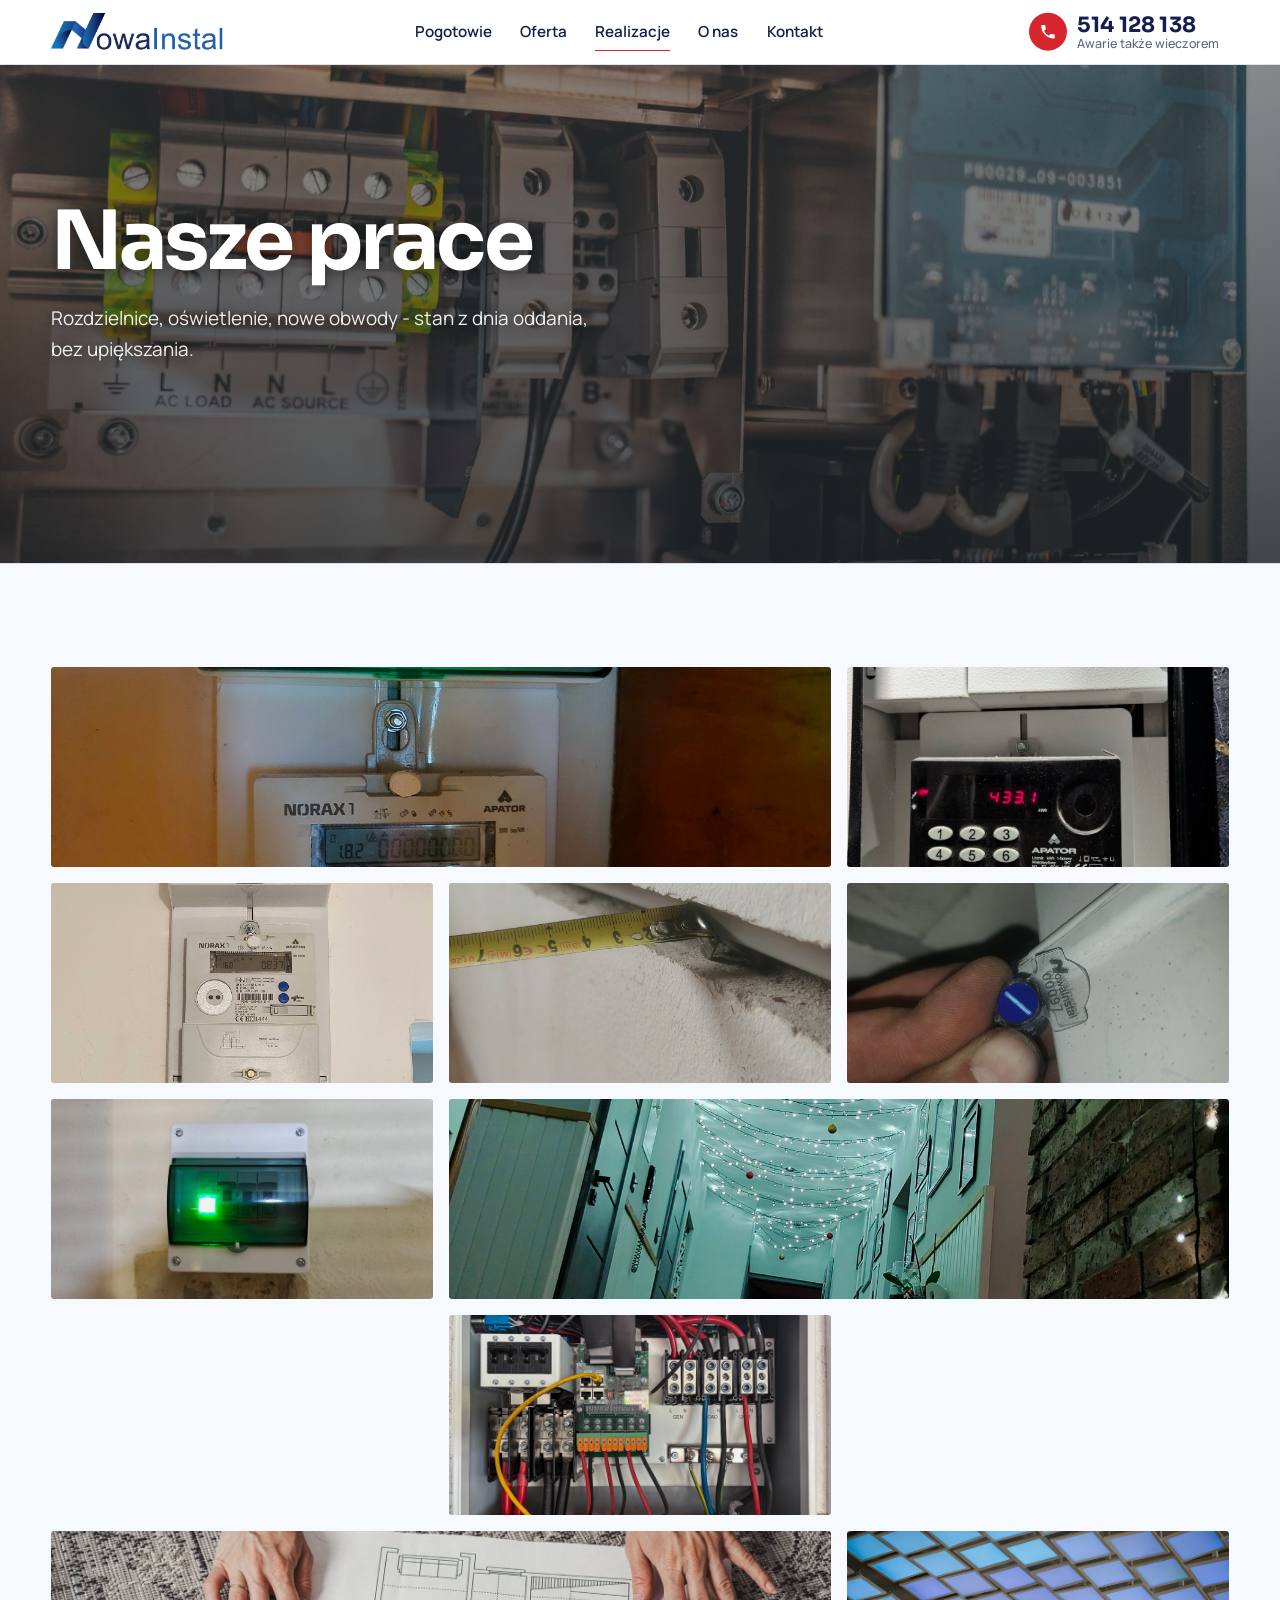
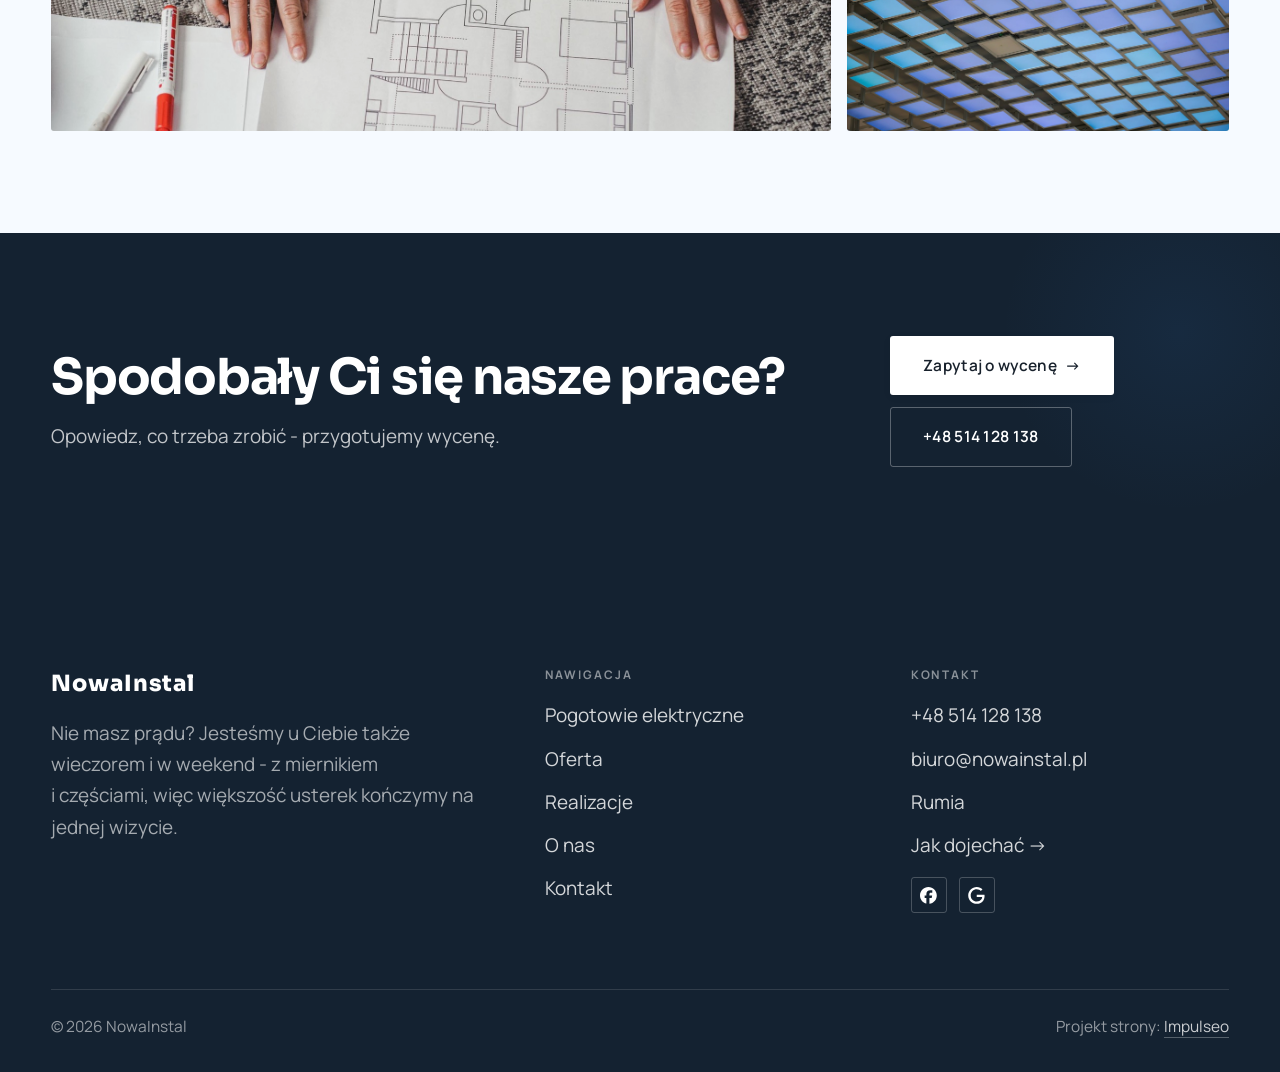
<file: realizacje.html>
<!DOCTYPE html>
<html lang="pl">
<head>
<meta charset="UTF-8">
<meta name="viewport" content="width=device-width, initial-scale=1.0">
<title>Realizacje - NowaInstal</title>
<meta name="description" content="Realizacje NowaInstal: Rozdzielnica po modernizacji, Nowa instalacja przed tynkiem, Oświetlenie LED, Osprzęt po wymianie, Pomiary przy odbiorze">
<link rel="canonical" href="https://impulseo-pl.github.io/nowainstal-pogotowie-elektryczne/realizacje.html">
<meta name="robots" content="noindex, nofollow">
<meta property="og:type" content="website">
<meta property="og:locale" content="pl_PL">
<meta property="og:site_name" content="NowaInstal">
<meta property="og:title" content="Realizacje - NowaInstal">
<meta property="og:description" content="Realizacje NowaInstal: Rozdzielnica po modernizacji, Nowa instalacja przed tynkiem, Oświetlenie LED, Osprzęt po wymianie, Pomiary przy odbiorze">
<meta property="og:url" content="https://impulseo-pl.github.io/nowainstal-pogotowie-elektryczne/realizacje.html">
<meta property="og:image" content="https://impulseo-pl.github.io/nowainstal-pogotowie-elektryczne/img/og.jpg">
<meta property="og:image:width" content="1200">
<meta property="og:image:height" content="630">
<meta name="twitter:card" content="summary_large_image">
<link rel="preconnect" href="https://fonts.googleapis.com">
<link rel="preconnect" href="https://fonts.gstatic.com" crossorigin>
<link href="https://fonts.googleapis.com/css2?family=Sora:wght@600;700;800&family=Manrope:wght@400;500;600&display=swap" rel="stylesheet">
<link rel="stylesheet" href="assets/styles.css?v=20261021d">
<link rel="stylesheet" href="assets/pogotowie.css?v=20261021d">
</head>
<body class="pim">

<header class="nav">
  <div class="wrap nav-inner">
    <a class="brand brand-has-logo" href="index.html"><img class="brand-logo brand-logo-color" src="img/logo.png" alt="NowaInstal" width="1200" height="261" decoding="async"><img class="brand-logo brand-logo-white" src="img/logo-white.png" alt="NowaInstal" width="1200" height="261" decoding="async"></a>
    <nav class="nav-links">
      <a href="pogotowie.html">Pogotowie</a>
      <a href="oferta.html">Oferta</a>
      <a href="realizacje.html" class="active" aria-current="page">Realizacje</a>
      <a href="o-nas.html">O nas</a>
      <a href="kontakt.html">Kontakt</a>
      <a href="tel:+48514128138" class="btn btn-accent v3-tel"><span class="v3-tel-i"><svg viewBox="0 0 24 24" fill="none" aria-hidden="true"><path d="M6.6 10.8a15.5 15.5 0 0 0 6.6 6.6l2.2-2.2a1 1 0 0 1 1-.24 11.4 11.4 0 0 0 3.6.58 1 1 0 0 1 1 1V20a1 1 0 0 1-1 1A17 17 0 0 1 3 4a1 1 0 0 1 1-1h3.5a1 1 0 0 1 1 1c0 1.25.2 2.46.58 3.6a1 1 0 0 1-.25 1l-2.23 2.2Z" fill="currentColor"/></svg></span><span class="v3-tel-t"><b>514 128 138</b> <small>Awarie także wieczorem</small></span></a>
    </nav>
    <a class="pim-tel-m" href="tel:+48514128138" aria-label="Zadzwoń 514 128 138"><svg viewBox="0 0 24 24" fill="none" aria-hidden="true"><path d="M6.6 10.8a15.5 15.5 0 0 0 6.6 6.6l2.2-2.2a1 1 0 0 1 1-.24 11.4 11.4 0 0 0 3.6.58 1 1 0 0 1 1 1V20a1 1 0 0 1-1 1A17 17 0 0 1 3 4a1 1 0 0 1 1-1h3.5a1 1 0 0 1 1 1c0 1.25.2 2.46.58 3.6a1 1 0 0 1-.25 1l-2.23 2.2Z" fill="currentColor"/></svg></a>
    <button class="nav-toggle" aria-label="Menu"><span></span><span></span><span></span></button>
  </div>
</header>

<main>
<section class="pagehead">
  <img src="img/g11.jpg" alt="NowaInstal - Nasze prace" width="1880" height="1253" decoding="async">
  <div class="wrap">
    <span class="eyebrow">Realizacje</span>
    <h1>Nasze prace</h1>
    <p>Rozdzielnice, oświetlenie, nowe obwody - stan z dnia oddania, bez upiększania.</p>
  </div>
</section>
<section>
  <div class="wrap">
    <div class="gallery">
      <div class="tile t-two3 reveal"><img src="img/g1.jpg" alt="NowaInstal" loading="lazy" width="2400" height="3200" decoding="async"></div>
      <div class="tile t-third reveal"><img src="img/g2.jpg" alt="NowaInstal" loading="lazy" width="2252" height="4000" decoding="async"></div>
      <div class="tile t-third reveal"><img src="img/g3.jpg" alt="NowaInstal" loading="lazy" width="2400" height="3200" decoding="async"></div>
      <div class="tile t-third reveal"><img src="img/g4.jpg" alt="NowaInstal" loading="lazy" width="2400" height="3200" decoding="async"></div>
      <div class="tile t-third reveal"><img src="img/g5.jpg" alt="NowaInstal" loading="lazy" width="2400" height="3200" decoding="async"></div>
      <div class="tile t-third reveal"><img src="img/g6.jpg" alt="NowaInstal" loading="lazy" width="2316" height="1710" decoding="async"></div>
      <div class="tile t-two3 reveal"><img src="img/about.jpg" alt="NowaInstal" loading="lazy" width="2400" height="3200" decoding="async"></div>
      <div class="tile t-third reveal"><img src="img/g7.jpg" alt="NowaInstal" loading="lazy" width="1880" height="1253" decoding="async"></div>
      <div class="tile t-third reveal"><img src="img/g8.jpg" alt="NowaInstal" loading="lazy" width="1880" height="1357" decoding="async"></div>
      <div class="tile t-third reveal"><img src="img/g9.jpg" alt="NowaInstal" loading="lazy" width="1880" height="992" decoding="async"></div>
      <div class="tile t-two3 reveal"><img src="img/g10.jpg" alt="NowaInstal" loading="lazy" width="1880" height="1253" decoding="async"></div>
      <div class="tile t-third reveal"><img src="img/g12.jpg" alt="NowaInstal" loading="lazy" width="1880" height="1254" decoding="async"></div>
    </div>
  </div>
</section>
<section class="cta">
  <div class="wrap">
    <div class="reveal">
      <span class="eyebrow">Współpraca</span>
      <h2>Spodobały Ci się nasze prace?</h2>
      <p>Opowiedz, co trzeba zrobić - przygotujemy wycenę.</p>
    </div>
    <div class="cta-actions reveal">
      <a href="kontakt.html" class="btn btn-light">Zapytaj o wycenę <span class="arr">→</span></a>
      <a href="tel:+48514128138" class="btn btn-ghost btn-ghost-cta">+48 514 128 138</a>
    </div>
  </div>
</section>
</main>

<footer>
  <div class="wrap">
    <div class="foot-grid">
      <div class="foot-brand">
        <div class="name">NowaInstal</div>
        <p>Nie masz prądu? Jesteśmy u Ciebie także wieczorem i w weekend - z miernikiem i częściami, więc większość usterek kończymy na jednej wizycie.</p>
      </div>
      <div class="foot-col">
        <h4>Nawigacja</h4>
        <a href="pogotowie.html">Pogotowie elektryczne</a>
        <a href="oferta.html">Oferta</a>
        <a href="realizacje.html">Realizacje</a>
        <a href="o-nas.html">O nas</a>
        <a href="kontakt.html">Kontakt</a>
      </div>
      <div class="foot-col">
        <h4>Kontakt</h4>
        <a href="tel:+48514128138">+48 514 128 138</a>
        <a href="mailto:biuro@nowainstal.pl">biuro@nowainstal.pl</a>
        <p>Rumia</p>
        <a href="https://maps.google.com/?cid=6391568906217468872&g_mp=CiVnb29nbGUubWFwcy5wbGFjZXMudjEuUGxhY2VzLkdldFBsYWNlEAIYBCAA" target="_blank" rel="noopener">Jak dojechać →</a>
      <div class="foot-soc">
        <a class="soc" href="https://www.facebook.com/p/NowaInstal-Rumia-61555777727664/" target="_blank" rel="noopener" aria-label="Facebook - NowaInstal"><svg viewBox="0 0 24 24" aria-hidden="true" focusable="false"><path d="M9.101 23.691v-7.98H6.627v-3.667h2.474v-1.58c0-4.085 1.848-5.978 5.858-5.978.401 0 .955.042 1.468.103a8.68 8.68 0 0 1 1.141.195v3.325a8.623 8.623 0 0 0-.653-.036 26.805 26.805 0 0 0-.733-.009c-.707 0-1.259.096-1.675.309a1.686 1.686 0 0 0-.679.622c-.258.42-.374.995-.374 1.752v1.297h3.919l-.386 2.103-.287 1.564h-3.246v8.245C19.396 23.238 24 18.179 24 12.044c0-6.627-5.373-12-12-12s-12 5.373-12 12c0 5.628 3.874 10.35 9.101 11.647Z" fill="currentColor"/></svg></a>
        <a class="soc" href="https://maps.google.com/?cid=6391568906217468872" target="_blank" rel="noopener" aria-label="Google - NowaInstal"><svg viewBox="0 0 24 24" aria-hidden="true" focusable="false"><path d="M12.48 10.92v3.28h7.84c-.24 1.84-.853 3.187-1.787 4.133-1.147 1.147-2.933 2.4-6.053 2.4-4.827 0-8.6-3.893-8.6-8.72s3.773-8.72 8.6-8.72c2.6 0 4.507 1.027 5.907 2.347l2.307-2.307C18.747 1.44 16.133 0 12.48 0 5.867 0 .307 5.387.307 12s5.56 12 12.173 12c3.573 0 6.267-1.173 8.373-3.36 2.16-2.16 2.84-5.213 2.84-7.667 0-.76-.053-1.467-.173-2.053H12.48z" fill="currentColor"/></svg></a>
      </div>
      </div>
    </div>
    <div class="foot-bot">
      <span>© 2026 NowaInstal</span>
      <span>Projekt strony: <a class="foot-credit" href="https://impulseo.pl" target="_blank" rel="noopener">Impulseo</a></span>
    </div>
  </div>
</footer>
<div class="sticky-call"><a class="sc-call" href="tel:+48514128138"><svg class="ico-tel" width="16" height="16" viewBox="0 0 24 24" fill="none" aria-hidden="true"><path d="M6.6 10.8a15.5 15.5 0 0 0 6.6 6.6l2.2-2.2a1 1 0 0 1 1-.24 11.4 11.4 0 0 0 3.6.58 1 1 0 0 1 1 1V20a1 1 0 0 1-1 1A17 17 0 0 1 3 4a1 1 0 0 1 1-1h3.5a1 1 0 0 1 1 1c0 1.25.2 2.46.58 3.6a1 1 0 0 1-.25 1l-2.23 2.2Z" fill="currentColor"/></svg> Awaria? Zadzwoń</a><a class="sc-quote" href="kontakt.html">Bezpłatna wycena</a></div>
<div class="demo-wazne" data-do="2026-11-04" data-cykl="3" hidden><svg class="dw-ico" width="13" height="13" viewBox="0 0 24 24" fill="none" aria-hidden="true"><circle cx="12" cy="12" r="8.6" stroke="currentColor" stroke-width="1.8"/><path d="M12 7.2V12l3.3 2" stroke="currentColor" stroke-width="1.8" stroke-linecap="round"/></svg><span class="dw-txt"></span></div>

<script src="assets/main.js?v=20261021d"></script>
</body>
</html>
</file>
<file: assets/styles.css>
/* ============================================================
   STOLBASZ — premium, architektoniczny B2B fit-out
   Jasna paleta, zero brązu. System wg premium-web-craft.
   Projekt strony: Impulseo (impulseo.pl)
   ============================================================ */

:root{
  /* PALETA — jasna, architektoniczna, chłodna */
  --paper:#f5f7fa;          /* główne tło */
  --paper-2:#e7edf3;        /* sekcje alternatywne (chłodny jasny szary) */
  --paper-3:#e7edf3;        /* delikatne wypełnienia */
  --ink:#142231;            /* tekst główny — chłodny grafit */
  --ink-soft:#2c3e52;       /* nagłówki drugorzędne */
  --muted:#697785;          /* tekst poboczny */
  --line:rgba(20,34,49,.12);/* hairline */
  --accent:#e8a00c;         /* stonowany petrol-slate — jedyny akcent */
  --accent-d:#c47f06;
  --accent-soft:rgba(232,160,12,.10);
  --dark:#142231;           /* sekcje ciemne (stopka/CTA) */

  /* HOVER ZDJĘĆ — JEDEN standard dla całego silnika (decyzja K. 04.08.2026, artefakt z wariantami).
     AKTUALNE (K.+Szymon 09.08.2026, wybór z artefaktu 6 wariantów): zoom 1.05 przy 1.4s -
     przy tak długim czasie mocniejszy kadr NIE skacze, tylko „oddycha". Poprzedni standard
     (1.02 / .55s z 04.08) odbierany jako dynamiczny i szybki.
     Spoczynek lekko przygaszony, ale TYLKO tam, gdzie jest mysz (@media hover:hover) —
     na telefonie zdjęcia zostają w pełnej jasności. */
  --img-zoom:1.05;                   /* K.+Szymon 09.08: wariant F z artefaktu porównawczego */
  --img-rest:brightness(.95) saturate(.99);
  --img-hot:brightness(1.06) saturate(1.05);
  --img-dur:1.4s;                    /* K.+Szymon 09.08 (wariant F): powoli = elegancko */
  --img-ease:cubic-bezier(.16,.84,.44,1);  /* miękki ogon, efekt „oddychania" */

  /* ODSTĘPY — skala 4/8 */
  --space-1:4px; --space-2:8px; --space-3:12px; --space-4:16px; --space-5:24px;
  --space-6:32px; --space-7:48px; --space-8:64px; --space-9:96px; --space-10:128px;

  /* TYPOGRAFIA — fluid clamp() (skala podbita 16.07.2026: większe, czytelniejsze litery — uwaga Adama) */
  --text-sm:clamp(.9rem,.87rem + .12vw,1rem);
  --text-base:clamp(1.08rem,1.04rem + .18vw,1.2rem);
  --text-lg:clamp(1.24rem,1.15rem + .34vw,1.44rem);
  --text-h3:clamp(1.34rem,1.22rem + .55vw,1.66rem);
  --text-h2:clamp(2.1rem,1.66rem + 2.1vw,3.1rem);
  --text-h1:clamp(2.9rem,2.1rem + 4vw,5.1rem);

  /* PROMIENIE — architektoniczne, raczej ostre */
  --r-sm:3px; --r-md:6px; --r-lg:10px;

  /* RUCH */
  --ease:cubic-bezier(.25,.46,.45,.94); --dur:.24s;

  /* CIENIE — miękkie, warstwowe */
  --sh-sm:0 1px 2px rgba(16,24,32,.04), 0 2px 8px rgba(16,24,32,.05);
  --sh-md:0 2px 6px rgba(16,24,32,.05), 0 12px 28px -8px rgba(16,24,32,.12);
  --sh-lg:0 6px 14px rgba(16,24,32,.07), 0 26px 56px -18px rgba(16,24,32,.22);

  --hairline:1px solid var(--line);

  --font-display:'Sora','Manrope',sans-serif;
  --font-body:'Manrope',sans-serif;
}

*{box-sizing:border-box;margin:0;padding:0}
html{scroll-behavior:smooth}
body{
  font-family:var(--font-body);
  font-size:var(--text-base);
  line-height:1.65;
  color:var(--ink);
  background:var(--paper);
  -webkit-font-smoothing:antialiased;
  text-rendering:optimizeLegibility;
}
img{max-width:100%;height:auto;display:block}  /* height:auto = width/height z atrybutów trzyma proporcje (TOP#12) */
a{color:inherit;text-decoration:none}

.wrap{width:min(92%,1180px);margin-inline:auto}
section{padding-block:clamp(52px,6.5vw,96px)}

h1,h2,h3{font-family:var(--font-display);font-weight:700;line-height:1.08;letter-spacing:-.02em;color:var(--ink)}
h1{font-size:var(--text-h1);letter-spacing:-.035em}
h2{font-size:var(--text-h2);letter-spacing:-.025em}
h3{font-size:var(--text-h3)}
/* MIARA — długość wiersza. WCAG 2.2 SC 1.4.8: max 80 znaków; Butterick: 45–90.
   68ch daje realnie 72–78 znaków polskiego tekstu, czyli z zapasem pod granicą.
   Wcześniej limit miał TYLKO <p> — <li>, <blockquote> i <dd> nie miały żadnego,
   i to jedyny powód, dla którego 23 bloki na dwóch oddanych stronach jadą po
   83–106 znaków w wierszu (pomiar 07.08.2026, bramka `miara`).
   ⚠️ Listy i definicje ograniczamy TYLKO bez klasy: `ul`/`ol` z klasą to u nas
   układ (siatki kafli, menu), a nie tekst ciągły — tam miarę wyznacza układ. */
/* 60ch, nie 68ch (K. 10.08): po zmianie fontów na węższe kroje (DM Sans i spółka)
   w 68ch mieściło się ~90 znaków - bramka pikselowa słusznie zgłaszała przekroczenie
   granicy 80. Pomiar na żywej przeglądarce: 60ch = 90 znaków, 53ch = ~78 znaków, czyli normę WCAG 1.4.8. */
:root{ --miara:53ch }
p{max-width:min(100%,var(--miara))}
blockquote,
ul:not([class])>li, ol:not([class])>li,
dl:not([class])>dd{max-width:min(100%,var(--miara))}

/* ⚠️ Świadomie BEZ wyjątku `.tile p,.card p,.svc p{max-width:none}`, choć nasuwa się sam:
   te akapity BYŁY już ograniczone (stare `p{max-width:65ch}`), więc „wyjątek" nie odblokowałby
   niczego nowego — tylko ROZLUŹNIŁ stan sprzed zmiany na wszystkich demach naraz.
   `figcaption` żadna z reguł wyżej nie dotyczy, więc też nie potrzebuje zwolnienia. */

/* ŁAMANIE. `balance` wyrównuje długości wierszy w nagłówku, `pretty` pilnuje ostatniego
   wiersza akapitu, żeby nie został w nim jeden wyraz. Obsługiwane od Chrome 117 /
   Safari 17.5; starsze przeglądarki po prostu ignorują tę własność.
   `text-wrap:pretty` nie występowało dotąd ANI RAZ w silniku ani w repo klientów. */
h1,h2,h3,.lead,.lede{text-wrap:balance}
p,li,blockquote,dd{text-wrap:pretty}

.eyebrow{
  font-family:var(--font-body);
  font-size:var(--text-sm);
  font-weight:600;
  letter-spacing:.18em;
  text-transform:uppercase;
  color:var(--accent);
  display:inline-flex;align-items:center;gap:var(--space-3);
}
/* flex:none + margin-top = kreska trzyma się PIERWSZEJ linii. Wcześniej align-items:center
   centrowało ją względem całego bloku i przy zawinięciu (długi kicker typu
   „…WNĘTRZ · LESZNO · OD 2019") druga linia lądowała z brzydkim wcięciem. */
.eyebrow{align-items:flex-start}
.eyebrow>*,.eyebrow{text-wrap:balance}   /* dlugi kicker lamal sie na sierote typu samo „2019" w drugiej linii */
.eyebrow::before{content:"";width:28px;height:1px;background:var(--accent);display:inline-block;flex:none;margin-top:.62em}

.muted{color:var(--muted)}
.lead{font-size:var(--text-lg);line-height:1.55;color:var(--ink-soft);max-width:50ch}

/* ---------- BUTTONS ---------- */
.btn{
  display:inline-flex;align-items:center;gap:var(--space-2);
  font-weight:600;font-size:var(--text-sm);letter-spacing:.02em;
  padding:var(--space-4) var(--space-6);
  border-radius:var(--r-sm);
  transition:transform var(--dur) var(--ease),box-shadow var(--dur) var(--ease),background var(--dur) var(--ease);
  cursor:pointer;border:1px solid transparent;
}
.btn-accent{background:var(--accent);color:#fff;box-shadow:var(--sh-sm)}
.btn-accent:hover{background:var(--accent-d);transform:translateY(-2px);box-shadow:var(--sh-md)}
.btn-accent:active{transform:translateY(0);box-shadow:var(--sh-sm)}
.btn-ghost{background:transparent;color:var(--ink);border-color:var(--line)}
.btn-ghost:hover{border-color:var(--accent);color:var(--accent);transform:translateY(-2px)}
.btn-light{background:#fff;color:var(--ink);box-shadow:var(--sh-sm)}
.btn-light:hover{transform:translateY(-2px);box-shadow:var(--sh-md)}
.btn .arr{transition:transform var(--dur) var(--ease)}
.btn:hover .arr{transform:translateX(4px)}

/* ---------- NAV ---------- */
.nav{
  position:sticky;top:0;z-index:50;
  background:color-mix(in srgb,var(--paper) 88%,transparent);
  backdrop-filter:saturate(140%) blur(10px);
  border-bottom:var(--hairline);
}
.nav-inner{display:flex;align-items:center;justify-content:space-between;gap:var(--space-5);height:72px}
/* ANTY-NACHODZENIE (K. 05.08.2026): długa nazwa firmy + przycisk z pełnym numerem nie mieściły się w pasku
   i flex ściskał linki PONIŻEJ ich treści - "Kontakt" wchodził na ramkę "Zadzwoń +48 ...". Teraz ustępuje
   nazwa marki (skrót wielokropkiem), a menu i przycisk nigdy się nie kurczą ani nie zachodzą na siebie. */
.brand{display:flex;flex-direction:column;line-height:1;min-width:0;flex:0 1 auto}
.brand .name{font-family:var(--font-display);font-weight:800;font-size:1.35rem;letter-spacing:.04em;white-space:nowrap;overflow:hidden;text-overflow:ellipsis}
.brand .sub{font-size:.62rem;letter-spacing:.34em;text-transform:uppercase;color:var(--muted);margin-top:5px;white-space:nowrap;overflow:hidden;text-overflow:ellipsis}
.nav-links{display:flex;align-items:center;gap:var(--space-6);flex:0 0 auto}
.nav-links a{font-size:var(--text-sm);font-weight:500;color:var(--ink-soft);position:relative;padding-block:4px;white-space:nowrap;transition:color var(--dur) var(--ease)}
.nav-links a::after{content:"";position:absolute;left:0;bottom:0;width:0;height:1.5px;background:var(--accent);transition:width var(--dur) var(--ease)}
.nav-links a:hover,.nav-links a.active{color:var(--ink)}
.nav-links a:hover::after,.nav-links a.active::after{width:100%}
.nav-links .btn{padding:var(--space-2) var(--space-5)}
/* przyciski w nav: właściwy kolor (przebij .nav-links a) + bez podkreślenia */
.nav-links a.btn-accent{color:#fff}
.nav-links a.btn-ghost,.nav-links a.btn-light{color:var(--ink)}
/* CTA w pasku: NIE podkreślenie spod linków menu, ale ten sam przelatujący błysk,
   co na wszystkich innych przyciskach (zgłoszenie K. 13.08.2026 - „na hero jest efekt
   światła przechodzącego przez przycisk, na navbarze go nie ma, a mają być identyczne").
   Reguła `.nav-links a::after` jest silniejsza od `.btn::after`, więc trzeba jej
   geometrię wyzerować i wpisać połysk z nazwy - samo `display:none` gasiło efekt. */
.nav-links a.btn::after{
  display:block;content:"";position:absolute;inset:0;z-index:-1;pointer-events:none;
  width:auto;height:auto;border-radius:inherit;   /* kasuje geometrię podkreślenia (width:0;height:1.5px) */
  background:linear-gradient(100deg,transparent 32%,rgba(255,255,255,.20) 50%,transparent 68%);
  translate:-120% 0}
@media (prefers-reduced-motion:no-preference){
  .nav-links a.btn:hover::after{translate:120% 0;transition:translate .75s var(--mt-ease,cubic-bezier(.16,.84,.44,1))}
}
.nav-toggle{display:none;background:none;border:none;cursor:pointer;flex-direction:column;gap:5px;padding:8px}
.nav-toggle span{width:24px;height:2px;background:var(--ink);transition:var(--dur)}
/* Ciasny zakres MIĘDZY menu mobilnym a pełnym pulpitem: zbijamy odstępy i nazwę marki,
   żeby wszystko zmieściło się naturalnie, zanim w ogóle dojdzie do skracania wielokropkiem. */
@media(max-width:1280px) and (min-width:921px){
  .nav-links{gap:var(--space-4)}
  .nav-links .btn{padding:var(--space-2) var(--space-4)}
  .brand .name{font-size:1.15rem}
}

/* ---------- HERO (split) ---------- */
.hero{position:relative;overflow:hidden;border-bottom:var(--hairline)}
.hero-grid{display:grid;grid-template-columns:1.05fr .95fr;gap:clamp(24px,4vw,60px);align-items:center;
  padding-block:clamp(36px,4.5vw,64px)}
.hero-copy .eyebrow{margin-bottom:var(--space-5)}
.hero-copy h1{margin-bottom:var(--space-5)}
.hero-copy .lead{margin-bottom:var(--space-7)}
.hero-actions{display:flex;flex-wrap:wrap;gap:var(--space-4)}
.hero-art{position:relative;aspect-ratio:4/3;border-radius:var(--r-lg);overflow:hidden;box-shadow:var(--sh-lg)}
.hero-art img{width:100%;height:100%;object-fit:cover}
.hero-art::after{content:"";position:absolute;inset:0;background:linear-gradient(180deg,transparent 55%,rgba(18,24,28,.28))}
.hero-badge{position:absolute;left:var(--space-5);bottom:var(--space-5);z-index:2;
  background:rgba(252,252,251,.94);backdrop-filter:blur(4px);
  border-radius:var(--r-md);padding:var(--space-4) var(--space-5);box-shadow:var(--sh-md);max-width:78%}
.hero-badge strong{display:block;font-family:var(--font-display);font-size:1rem;letter-spacing:-.01em}
.hero-badge span{font-size:var(--text-sm);color:var(--muted)}

/* ---------- HERO duży / kinowy (strona główna) ---------- */
.hero-cine{position:relative;min-height:clamp(560px,82vh,840px);min-height:clamp(560px,82svh,840px);display:flex;align-items:center;overflow:hidden;border-bottom:var(--hairline)}
.hero-cine>img{position:absolute;inset:0;width:100%;height:100%;object-fit:cover;z-index:0}
.hero-cine::after{content:"";position:absolute;inset:0;z-index:1;
  background:linear-gradient(95deg,rgba(13,18,23,.86) 0%,rgba(13,18,23,.64) 32%,rgba(13,18,23,.24) 62%,rgba(13,18,23,.04) 100%)}
.hero-cine .wrap{position:relative;z-index:2;padding-block:var(--space-8)}
.hero-cine .hero-copy{max-width:660px}
.hero-cine .eyebrow{color:#fff;margin-bottom:var(--space-5)}
.hero-cine .eyebrow::before{background:#fff}
.hero-cine h1{color:#fff;margin-bottom:var(--space-5);font-size:clamp(2.9rem,2rem + 4.4vw,5.2rem);text-wrap:balance}
.hero-cine .lead{color:rgba(255,255,255,.92);max-width:48ch;margin-bottom:var(--space-7)}
.hero-cine .hero-actions{display:flex;flex-wrap:wrap;gap:var(--space-4)}
/* NISKIE OKNO (laptop z dokiem i paskami przeglądarki ma ~700-780 px wysokości widoku):
   H1 do 5.2rem + długi lead nie mieściły się i przyciski wypadały POD krawędź ekranu -
   klient widział stronę bez ani jednego CTA. Skalujemy w dół, zamiast przycinać treść. */
@media(min-width:821px) and (max-height:820px){
  .hero-cine{min-height:clamp(520px,94svh,780px)}
  .hero-cine .wrap{padding-block:var(--space-6)}
  .hero-cine h1{font-size:clamp(2.2rem,1.5rem + 2.6vw,3.6rem);margin-bottom:var(--space-4)}
  .hero-cine .eyebrow{margin-bottom:var(--space-4)}
  .hero-cine .lead{margin-bottom:var(--space-5);max-width:44ch}
}
@media(max-width:680px){
  .hero-cine{min-height:clamp(520px,76vh,640px);min-height:clamp(520px,76svh,640px);align-items:flex-end}
  .hero-cine::after{background:linear-gradient(0deg,rgba(13,18,23,.9) 6%,rgba(13,18,23,.45) 55%,rgba(13,18,23,.25) 100%)}
  .hero-cine .wrap{padding-bottom:var(--space-9)}
  /* TELEFON (~90% oglądających): lead potrafił zająć 8 linii i zepchnąć CTA poza pierwszy ekran.
     Zwężamy interlinię i skalę - treści nie ucinamy, bo to ona sprzedaje. */
  .hero-cine .lead{font-size:.98rem;line-height:1.5;margin-bottom:var(--space-5)}
  .hero-cine .eyebrow{font-size:.72rem;letter-spacing:.13em;margin-bottom:var(--space-4)}
  .hero-cine .eyebrow::before{width:20px}
  .hero-cine h1{margin-bottom:var(--space-4)}
}

/* full-bleed hero variant (podstrony) */
.pagehead{position:relative;min-height:46vh;min-height:46svh;display:flex;align-items:flex-end;overflow:hidden;border-bottom:var(--hairline)}
.pagehead img{position:absolute;inset:0;width:100%;height:100%;object-fit:cover}
/* 10.08.2026 (decyzja K.): mocniejsze przyciemnienie + cień pod tekstem. Bramka mierzyła na
   nagłówkach podstron 3,38-3,43:1 przy wymaganych 4,5 — jasne zdjęcie (hala, śnieg, niebo)
   podchodziło pod biały tekst. Zdjęcia klientów są różne, więc kontrast musi dawać WARSTWA,
   a nie szczęśliwy dobór kadru. */
.pagehead::after{content:"";position:absolute;inset:0;background:linear-gradient(180deg,rgba(18,24,28,.40),rgba(18,24,28,.76))}
.pagehead .wrap{position:relative;z-index:2;padding-block:var(--space-9);color:#fff}
.pagehead h1{color:#fff;max-width:18ch;text-shadow:0 2px 16px rgba(0,0,0,.55)}
.pagehead .eyebrow{color:#fff}
.pagehead .eyebrow::before{background:#fff}
.pagehead p{color:rgba(255,255,255,.92);margin-top:var(--space-4);max-width:54ch;text-shadow:0 1px 12px rgba(0,0,0,.5)}

/* ---------- STRIP (pasek skrótów / liczby) ---------- */
.strip{background:var(--dark);color:#fff}
/* PASEK HASEŁ — standard 04.08.2026 (decyzja K.): 5 haseł w JEDNYM rzędzie, tekst WYŚRODKOWANY,
   węższe marginesy boczne niż reszta strony (pasek ma iść szerzej), równe wysokości kolumn. */
.strip .wrap{width:min(96%,1440px);display:grid;grid-template-columns:repeat(5,1fr);
  gap:var(--space-5);padding-block:var(--space-7);align-items:stretch}
.strip .item .k{font-family:var(--font-display);font-size:clamp(1.05rem,.82rem + .85vw,1.55rem);
  font-weight:800;letter-spacing:-.02em;color:#fff;line-height:1.18;text-wrap:balance}
.strip .item .v{font-size:var(--text-sm);color:rgba(255,255,255,.66);margin-top:var(--space-2);line-height:1.4}
.strip .item{border-left:2px solid var(--accent);padding-inline:var(--space-4);
  text-align:center;display:flex;flex-direction:column;justify-content:center}
/* liczba kolumn = liczba haseł, żeby ostatnie nie zostawało samo w drugim rzędzie.
   Klasę n-N nadaje multipage.py; domyślnie (bez klasy) pasek jest 5-kolumnowy. */
.strip.n-2 .wrap{grid-template-columns:repeat(2,1fr)}
.strip.n-3 .wrap{grid-template-columns:repeat(3,1fr)}
.strip.n-4 .wrap{grid-template-columns:repeat(4,1fr);gap:var(--space-6)}
.strip.n-4 .item .k{font-size:clamp(1.3rem,1rem + 1.1vw,2rem)}
.strip.n-6 .wrap{grid-template-columns:repeat(6,1fr);gap:var(--space-4)}
.strip.n-6 .item .k{font-size:clamp(.98rem,.8rem + .7vw,1.35rem)}
/* równe łamanie: zamiast "długa linia + jedno słowo" obie linie zbliżonej długości */
.strip .item .k{text-wrap:balance}

/* ---------- SECTION HEAD ---------- */
.head{max-width:48rem;margin-bottom:var(--space-8)}
.head.center{margin-inline:auto;text-align:center}
.head .eyebrow{margin-bottom:var(--space-4)}
.head h2{margin-bottom:var(--space-4)}
.head p{color:var(--muted);font-size:var(--text-lg);line-height:1.55}
.head.center p{margin-inline:auto}

/* ---------- INTRO SPLIT ---------- */
.split{display:grid;grid-template-columns:.92fr 1.08fr;gap:clamp(28px,5vw,80px);align-items:center}
.split.rev{grid-template-columns:1.08fr .92fr}
.split.rev .split-art{order:-1}
.split-art{position:relative;aspect-ratio:5/4;border-radius:var(--r-lg);overflow:hidden;box-shadow:var(--sh-lg)}
.split-art img{width:100%;height:100%;object-fit:cover}
.split-copy h2{margin-bottom:var(--space-5)}
.split-copy p+p{margin-top:var(--space-4)}
.split-copy .btn{margin-top:var(--space-6)}

/* ---------- SERVICES (zakres) ---------- */
.svc-grid{display:grid;grid-template-columns:repeat(auto-fit,minmax(280px,1fr));gap:var(--space-5)}
.svc{background:#fff;border:var(--hairline);border-radius:var(--r-md);padding:var(--space-7) var(--space-6);
  transition:transform var(--dur) var(--ease),box-shadow var(--dur) var(--ease),border-color var(--dur) var(--ease);
  position:relative;overflow:hidden}
.svc::before{content:"";position:absolute;left:0;top:0;width:3px;height:0;background:var(--accent);transition:height var(--dur) var(--ease)}
.svc:hover{transform:translateY(-4px);box-shadow:var(--sh-md);border-color:transparent}
.svc:hover::before{height:100%}
.svc .ic{font-family:var(--font-display);font-size:.8rem;font-weight:700;letter-spacing:.12em;color:var(--accent);margin-bottom:var(--space-4)}
.svc h3{margin-bottom:var(--space-3);font-size:1.22rem}
.svc p{color:var(--muted);font-size:var(--text-base);line-height:1.6}

/* big detailed service rows */
.svc-row{display:grid;grid-template-columns:.8fr 1.2fr;gap:clamp(20px,4vw,60px);align-items:center;padding-block:var(--space-8)}
.svc-row+.svc-row{border-top:var(--hairline)}
.svc-row.rev{grid-template-columns:1.2fr .8fr}
/* Naprzemienny układ wierszy oferty: co drugi wiersz ma zdjęcie po PRAWEJ.
   Było `order:-1` — martwy kod, bo zdjęcie i tak jest pierwszym dzieckiem w HTML,
   więc wszystkie wiersze wyglądały identycznie (zdjęcie zawsze z lewej), a `rev`
   zmieniało tylko szerokość kolumn. Znalezione 29.07.2026 przy różnicowaniu kierunków
   animacji (pomiar pozycji: art.mid 390/502 przy row.mid 756 — zawsze lewa strona). */
.svc-row.rev .svc-row-art{order:2}
.svc-row-art{aspect-ratio:4/3;border-radius:var(--r-md);overflow:hidden;box-shadow:var(--sh-md)}
.svc-row-art img{width:100%;height:100%;object-fit:cover}
.svc-row h3{font-size:1.5rem;margin-bottom:var(--space-4)}
.svc-row .num{font-family:var(--font-display);font-size:.85rem;font-weight:700;letter-spacing:.14em;color:var(--accent);display:block;margin-bottom:var(--space-3)}
.svc-row ul{list-style:none;margin-top:var(--space-4);display:flex;flex-direction:column;gap:var(--space-2)}
.svc-row li{position:relative;padding-left:var(--space-5);color:var(--muted);font-size:var(--text-base)}
.svc-row li::before{content:"";position:absolute;left:0;top:.62em;width:8px;height:1px;background:var(--accent)}

/* ---------- GALLERY (realizacje) ---------- */
.gallery{display:grid;grid-template-columns:repeat(12,1fr);gap:var(--space-4);grid-auto-rows:200px}
/* GALERIA MASONRY — pionowe zdjęcia (portrety beauty/wellness) bez przycinania: kolumny, height auto */
.gallery-masonry{column-count:3;column-gap:var(--space-4)}
@media(max-width:900px){.gallery-masonry{column-count:2}}
@media(max-width:560px){.gallery-masonry{column-count:1}}
.gallery-masonry .m-tile{break-inside:avoid;margin:0 0 var(--space-4);padding:0;position:relative;overflow:hidden;border-radius:var(--r-md);border:1px solid var(--line)}
.gallery-masonry .m-tile img{width:100%;height:auto;display:block}
.gallery-masonry .m-tile .cap{position:absolute;left:0;right:0;bottom:0;padding:var(--space-4);color:#fff;background:linear-gradient(0deg,rgba(0,0,0,.55),transparent);font-size:var(--text-sm)}
.gallery-masonry .m-tile .cap small{display:block;font-weight:400;opacity:.78;letter-spacing:.04em;text-transform:uppercase;font-size:.66rem;margin-top:3px}
.tile{position:relative;overflow:hidden;border-radius:var(--r-md);box-shadow:var(--sh-sm);
  transition:transform var(--dur) var(--ease),box-shadow var(--dur) var(--ease)}
.tile img{width:100%;height:100%;object-fit:cover;
  transition:transform var(--img-dur) var(--img-ease),filter var(--img-dur) var(--img-ease)}
.tile:hover{box-shadow:var(--sh-md)}
.tile .cap{position:absolute;left:0;right:0;bottom:0;padding:var(--space-5) var(--space-4) var(--space-4);
  /* mocniejszy spad + cien pod tekstem: na JASNYCH zdjeciach klienta (biale fronty, sciany)
     slaby gradient dawal kontrast ~1.5:1 zamiast wymaganych 3.6:1 (bramka wygladu, 10.08.2026) */
  background:linear-gradient(transparent 10%,rgba(18,24,28,.55) 40%,rgba(18,24,28,.88) 68%,rgba(18,24,28,.99));color:#fff;
  text-shadow:0 1px 2px rgba(0,0,0,.85),0 2px 10px rgba(0,0,0,.55);
  font-size:var(--text-sm);font-weight:600;letter-spacing:.01em;
  opacity:0;transform:translateY(8px);transition:var(--dur) var(--ease)}
.tile:hover .cap{opacity:1;transform:translateY(0)}
.tile .cap small{display:block;font-weight:400;opacity:.78;letter-spacing:.04em;text-transform:uppercase;font-size:.66rem;margin-top:3px}
/* bento spans */
.t-wide{grid-column:span 6}
.t-tall{grid-column:span 6;grid-row:span 2}
.t-std{grid-column:span 6}
.t-third{grid-column:span 4}
.t-two3{grid-column:span 8}

/* ---------- TRUST / WIARYGODNOŚĆ ---------- */
.trust{background:var(--paper-2)}
.trust-grid{display:grid;grid-template-columns:repeat(auto-fit,minmax(240px,1fr));gap:var(--space-5);margin-top:var(--space-7)}
.trust-card{background:#fff;border-radius:var(--r-md);padding:var(--space-7) var(--space-6);box-shadow:var(--sh-sm);border-top:3px solid var(--accent)}
.trust-card .big{font-family:var(--font-display);font-size:clamp(1.8rem,1.3rem + 1.6vw,2.6rem);font-weight:800;letter-spacing:-.02em;color:var(--ink);line-height:1}
.trust-card h3{font-size:1.12rem;margin:var(--space-3) 0 var(--space-2)}
.trust-card p{color:var(--muted);font-size:var(--text-base);line-height:1.55}

/* ---------- CTA band ---------- */
.cta{background:var(--dark);color:#fff;position:relative;overflow:hidden}
/* telefon w CTA: na ciemnym tle biały (domyślnie), rodziny z JASNYM tłem CTA
   nadpisują to u siebie - wcześniej kolor siedział w stylu inline i wygrywał z rodziną. */
.cta .btn-ghost-cta{color:#fff;border-color:rgba(255,255,255,.3)}
.cta .wrap{display:grid;grid-template-columns:1.4fr .6fr;gap:var(--space-7);align-items:center;position:relative;z-index:2}
.cta h2{color:#fff;max-width:20ch}
.cta p{color:rgba(255,255,255,.74);margin-top:var(--space-4)}
.cta-actions{display:flex;flex-direction:column;gap:var(--space-3);align-items:flex-start}
.cta::before{content:"";position:absolute;right:-80px;top:-80px;width:360px;height:360px;border-radius:50%;
  background:radial-gradient(circle,var(--accent-soft),transparent 70%)}

/* ---------- CONTACT ---------- */
.contact-grid{display:grid;grid-template-columns:.85fr 1.15fr;gap:clamp(28px,4vw,56px);align-items:start}
.info-list{display:flex;flex-direction:column;gap:var(--space-2)}
.info-row{display:flex;gap:var(--space-4);align-items:flex-start;padding-block:var(--space-4);border-bottom:var(--hairline)}
.info-row .ic{flex:none;width:42px;height:42px;display:grid;place-items:center;border-radius:50%;
  background:var(--accent-soft);color:var(--accent);font-size:1.05rem}
.info-row .lbl{font-size:.72rem;letter-spacing:.14em;text-transform:uppercase;color:var(--muted)}
.info-row .val{font-weight:600;font-size:var(--text-base);margin-top:2px}
.info-row a.val:hover{color:var(--accent)}
.map{border:none;border-radius:var(--r-lg);box-shadow:var(--sh-md);width:100%;height:100%;min-height:380px;filter:grayscale(.2) contrast(1.02)}
.form{background:#fff;border:var(--hairline);border-radius:var(--r-lg);padding:clamp(24px,3vw,40px);box-shadow:var(--sh-sm)}
.form .fld{margin-bottom:var(--space-5)}
.form label{display:block;font-size:var(--text-sm);font-weight:600;margin-bottom:var(--space-2)}
.form input,.form textarea{width:100%;font-family:inherit;font-size:var(--text-base);color:var(--ink);
  padding:var(--space-4);border:var(--hairline);border-radius:var(--r-sm);background:var(--paper);transition:border-color var(--dur)}
.form input:focus,.form textarea:focus{outline:none;border-color:var(--accent);background:#fff}
.form textarea{resize:vertical;min-height:120px}
.form .note{font-size:var(--text-sm);color:var(--muted);margin-top:var(--space-3)}

/* ---------- FOOTER ---------- */
footer{background:var(--dark);color:#fff;padding-block:var(--space-9) var(--space-6)}
.foot-grid{display:grid;grid-template-columns:1.4fr 1fr 1fr;gap:var(--space-7);margin-bottom:var(--space-8)}
.foot-brand .name{font-family:var(--font-display);font-weight:800;font-size:1.4rem;letter-spacing:.04em}
.foot-brand p{color:rgba(255,255,255,.62);margin-top:var(--space-4);font-size:var(--text-base);max-width:38ch}
.foot-col h4{font-size:.74rem;letter-spacing:.16em;text-transform:uppercase;color:rgba(255,255,255,.5);margin-bottom:var(--space-4)}
.foot-col a,.foot-col p{display:block;color:rgba(255,255,255,.82);font-size:var(--text-base);margin-bottom:var(--space-3)}
.foot-col a:hover{color:#fff}
.foot-bot{border-top:1px solid rgba(255,255,255,.12);padding-top:var(--space-5);display:flex;justify-content:space-between;flex-wrap:wrap;gap:var(--space-3);
  font-size:var(--text-sm);color:rgba(255,255,255,.55)}
.foot-bot a:hover{color:#fff}
/* Podpis w stopce = klikalny link do impulseo.pl (31.07.2026). Ma być WIDOCZNIE klikalny,
   ale nie krzyczeć - stąd sam kolor jaśniejszy + delikatne podkreślenie na najeździe. */
.foot-bot a.foot-credit{color:rgba(255,255,255,.78);text-decoration:none;border-bottom:1px solid rgba(255,255,255,.28)}
.foot-bot a.foot-credit:hover{color:#fff;border-bottom-color:#fff}

/* ---------- REVEAL ---------- */
.reveal{opacity:0;transform:translateY(22px);transition:opacity .6s var(--ease),transform .6s var(--ease)}
.reveal.in{opacity:1;transform:none}

/* ---------- RESPONSIVE ---------- */
@media(max-width:920px){
  .hero-grid,.split,.split.rev,.svc-row,.svc-row.rev,.cta .wrap,.contact-grid,.foot-grid{grid-template-columns:1fr}
  .split.rev .split-art,.svc-row.rev .svc-row-art{order:0}
  .hero-art{aspect-ratio:16/10;max-height:420px}
  .strip .wrap,.strip.n-2 .wrap,.strip.n-3 .wrap,.strip.n-4 .wrap,.strip.n-6 .wrap{grid-template-columns:repeat(2,1fr);gap:var(--space-6)}
  .strip .item .k,.strip.n-6 .item .k{font-size:clamp(1.3rem,1.1rem + 1vw,2rem)}
  .gallery{grid-auto-rows:180px}
  .t-wide,.t-tall,.t-std,.t-third,.t-two3{grid-column:span 6}
  .t-tall{grid-row:span 1}
  .cta-actions{flex-direction:row;flex-wrap:wrap}
  .foot-grid{gap:var(--space-6)}
}
@media(max-width:680px){
  .nav-links{position:fixed;inset:72px 0 auto 0;background:var(--paper);flex-direction:column;align-items:stretch;
    gap:0;padding:var(--space-4) 6%;border-bottom:var(--hairline);box-shadow:var(--sh-md);
    transform:translateY(-120%);transition:transform var(--dur) var(--ease)}
  .nav-links.open{transform:translateY(0)}
  .nav-links a{padding-block:var(--space-4);border-bottom:var(--hairline)}
  .nav-links .btn{margin-top:var(--space-3);justify-content:center}
  .nav-toggle{display:flex}
  .strip .wrap,.strip.n-2 .wrap,.strip.n-3 .wrap,.strip.n-4 .wrap,.strip.n-6 .wrap{grid-template-columns:1fr}
  .gallery{grid-template-columns:repeat(6,1fr)}
  .foot-grid{grid-template-columns:1fr}
}
@media(prefers-reduced-motion:reduce){
  /* audyt 09.08 TOP#14: samo skrócenie duration przy animacji INFINITE = stroboskop
     (pętla .01ms miga ekranem); iteration-count:1 gasi pętlę naprawdę. Pseudoelementy
     też - tła hero (gastro/studio) animują ::before/img, blanket na * ich nie łapał. */
  *,*::before,*::after{animation-duration:.01ms!important;animation-iteration-count:1!important;animation-delay:0s!important;transition:none!important}
  .reveal{opacity:1!important;transform:none!important}
  html{scroll-behavior:auto}
}

/* ============================================================
   PREMIUM LAYER — destylat deep-researchu branż (anty-AI, spokój).
   Zmienne STOLBASZ (--accent/--ink/--paper/--line/--dark). Ruch ledwo
   zauważalny, krzywa cubic-bezier(.16,.84,.44,1); prefers-reduced-motion
   pokryte blanketem wyżej. Karty hairline zamiast cieni = #1 sygnał „nie-AI".
   ============================================================ */

/* więcej oddechu między sekcjami (liderzy: 110-130px) */
section{padding-block:clamp(64px,8vw,128px)}

/* 1) Aksamitny reveal — dłuższa, miękka krzywa zamiast „skoku" */
.reveal{transition:opacity .9s cubic-bezier(.16,.84,.44,1),transform .9s cubic-bezier(.16,.84,.44,1);will-change:opacity,transform}
/* stagger TYLKO w galerii (tam pozycja = porządek dzieci) */
.gallery .reveal:nth-child(2){transition-delay:.07s}
.gallery .reveal:nth-child(3){transition-delay:.14s}
.gallery .reveal:nth-child(4){transition-delay:.21s}
.gallery .reveal:nth-child(5){transition-delay:.28s}
.gallery .reveal:nth-child(6){transition-delay:.35s}

/* 2) Hero STATYCZNY na .hero-cine — Ken Burns CAŁKIEM WYŁĄCZONY 26.06 (3. zgłoszenie Szymona).
   GENEZA: animowanie scale na <img> hero z teksturami (cegły/framugi) re-samplinguje obraz
   klatka po klatce → na części ekranów drobne drganie/shimmer = „heroshot się trzęsie".
   translateY usunięto wcześniej, scale-only + will-change/GPU NIE wystarczyły do GWARANCJI gładkości.
   Krzysztof zażądał pewności („make sure, że błąd się nie pojawi") > efekt. Zero animacji = 0% drgania.
   Delikatny zoom zostaje TYLKO w pełnoekranowych hero gastro/studio (hg-bg/hs-bg — tło, inny
   mechanizm, chwalone, nigdy nie zgłaszane). NIE wracać do KB na .hero-cine bez realnego testu
   na sprzęcie klienta — to ryzyko regresji „trzęsienia”. */
/* BEZPIECZNY "wow" na hero = jednorazowy FADE-IN (opacity), nie zoom.
   opacity nie dotyka bitmapy → gładkie na KAŻDYM zdjęciu/ekranie/GPU, zero ryzyka migotania.
   Geometryczny ruch (scale/translate) na .hero-cine jest ZAKAZANY (bramka pilnuje). */
@keyframes heroFade{from{opacity:0}to{opacity:1}}
.hero-cine>img{transform:none;animation:heroFade 1.1s ease-out both}

/* 3) Akcentowy hairline pod nagłówkiem sekcji, który „rysuje się" przy wejściu */
.head h2{position:relative;padding-bottom:18px}
.head h2::after{content:"";position:absolute;left:0;bottom:0;height:1px;width:0;background:var(--accent);transition:width 1s cubic-bezier(.16,.84,.44,1) .15s}
.head.center h2::after{left:50%;transform:translateX(-50%)}
.head.reveal.in h2::after,.head.center.reveal.in h2::after{width:54px}

/* 4) Karty HAIRLINE zamiast cieni/zaokrągleń (najmocniejszy anty-AI detal) */
.svc{background:transparent;border:1px solid var(--line);border-radius:var(--r-sm);box-shadow:none}
.svc:hover{box-shadow:none;border-color:var(--accent);transform:translateY(-3px)}
.trust-card{background:transparent;box-shadow:none;border:1px solid var(--line);border-top:2px solid var(--accent);border-radius:var(--r-sm)}
.tile{box-shadow:none;border-radius:var(--r-sm)}
.tile:hover{box-shadow:none}

/* 5) Sticky-nav kondensuje się po przewinięciu (sygnał dopracowania) */
.nav{transition:box-shadow .4s ease,background .4s ease}
.nav.is-stuck{box-shadow:0 1px 0 var(--line),0 14px 30px -24px rgba(0,0,0,.45)}
.nav-inner{transition:height .35s var(--ease)}
.nav.is-stuck .nav-inner{height:60px}

/* 6) MANIFESTO — pełnoekranowy cytat-bohater (zastępuje generyczne „Dlaczego my") */
.manifesto{background:var(--paper-2);text-align:center}
.manifesto .wrap{max-width:60rem}
.manifesto p{font-family:var(--font-display);font-style:italic;font-size:clamp(1.6rem,1rem + 2.4vw,2.8rem);line-height:1.32;color:var(--ink-soft);margin-inline:auto;max-width:26ch;position:relative;padding-top:var(--space-8)}
.manifesto p::before{content:"";position:absolute;top:0;left:50%;transform:translateX(-50%);width:54px;height:1px;background:var(--accent)}
.manifesto p span{color:var(--accent);font-style:italic}

/* 7) GATEWAYS — 3 duże bramy-zdjęcia (zamiast paska menu usług) */
.gateways{display:grid;grid-template-columns:repeat(3,1fr);gap:var(--space-4)}
.gateway{position:relative;aspect-ratio:3/4;overflow:hidden;border-radius:var(--r-sm);display:block}
.gateway img{width:100%;height:100%;object-fit:cover;
  transition:transform var(--img-dur) var(--img-ease),filter var(--img-dur) var(--img-ease)}
.gateway::after{content:"";position:absolute;inset:0;background:linear-gradient(180deg,transparent 38%,rgba(18,24,28,.74))}
/* ===== HOVER ZDJĘĆ — jedno miejsce dla WSZYSTKICH kafli ze zdjęciem (K. 04.08.2026) ===== */
@media(hover:hover){
  .tile img,.gateway img,.m-tile img{filter:var(--img-rest)}
  .tile:hover img,
  .gateway:hover img,
  .m-tile:hover img{transform:scale(var(--img-zoom));filter:var(--img-hot)}
}
.m-tile img{transition:transform var(--img-dur) var(--img-ease),filter var(--img-dur) var(--img-ease)}
.gateway .g-ttl{position:absolute;left:0;right:0;bottom:0;z-index:2;padding:var(--space-6) var(--space-5);color:#fff;font-family:var(--font-display);font-size:1.45rem;letter-spacing:-.01em;line-height:1.15}
.gateway .g-ttl small{display:block;font-family:var(--font-body);font-size:var(--text-sm);font-weight:400;opacity:.82;letter-spacing:.03em;margin-top:5px}
@media(max-width:760px){.gateways{grid-template-columns:1fr}.gateway{aspect-ratio:16/10}}

/* 8) LOGO klienta w nagłówku (gdy podane --logo) */
/* 52px domyślnie (feedback Bartka 06.07.2026: 40px ginęło, uwaga padła 3x; ~56px sprawdzone na żywym demie anna-borowiec-makeup) */
.brand-logo{height:64px;width:auto;max-width:300px;object-fit:contain;display:block}
.nav.is-stuck .brand-logo{height:52px}
@media(max-width:680px){.brand-logo{height:46px;max-width:210px}}


/* === RWD: nagłówki na wąskich ekranach (dodane 17.07.2026 razem z fixem clamp) ===
   Po przywróceniu działania clamp() dolna granica --text-h1 (2.9rem) rozpychała
   dokument przy długich polskich słowach na telefonach. Tu ją zjeżdżamy. */
@media (max-width:560px){
  :root{
    --text-h1:clamp(1.9rem, 1.15rem + 4.4vw, 2.7rem);
    --text-h2:clamp(1.5rem, 1rem + 3vw, 2.1rem);
  }
  .hero-cine h1{font-size:clamp(1.9rem, 1.15rem + 4.4vw, 2.7rem)}
  h1,h2{overflow-wrap:break-word}
}

/* GODZINY (godziny_grid z briefu) — dzień po lewej, godziny po prawej. Wcześniej BRAK stylu
   powodował sklejenie "Poniedziałek-Piątek8:00-20:00" (dodane 2026-07-21). Neutralne dla dem bez grafiku. */
.godz{display:flex;flex-direction:column;gap:2px;max-width:440px;margin-top:8px}
.godz-row{display:flex;justify-content:space-between;align-items:baseline;gap:24px;padding:10px 0;border-bottom:1px solid var(--line)}
.godz-row:last-child{border-bottom:0}
.godz-row b{font-weight:600;color:var(--ink)}
.godz-row span{color:var(--muted);white-space:nowrap}

/* === FAQ (lekcja 08.08.2026) ===
   Sekcja faq_klinika() trafia NIE tylko do rodziny „klinika" (multipage.py: także układ FACHOWCY),
   a style leżały wyłącznie w families/klinika.css — u hydraulika/dekarza FAQ renderowało się jako
   goła lista <details> z domyślnym trójkącikiem przeglądarki (wpadka: demo Instalatorstwo Gała).
   Dlatego baza. Rodzina może to nadpisać na wierzchu. */
.faq-list{max-width:48rem;margin:var(--space-8) auto 0;display:flex;flex-direction:column;gap:var(--space-3)}
.faq-item{border:1px solid var(--line);border-radius:var(--r-md);background:var(--paper);padding:var(--space-4) var(--space-5)}
.faq-item summary{font-family:var(--font-display);font-weight:600;color:var(--ink);cursor:pointer;list-style:none;display:flex;justify-content:space-between;gap:1rem}
.faq-item summary::-webkit-details-marker{display:none}
.faq-item summary::after{content:"+";color:var(--accent-d);font-weight:700;font-size:1.2rem;line-height:1}
.faq-item[open] summary::after{content:"-"}
.faq-item p{color:var(--ink-soft);font-size:var(--text-base);line-height:1.6;margin:var(--space-3) 0 0}

/* === LICZBA OPINII PRZY SEKCJI OPINII (08.08.2026, wzorzec irismeble.pl, decyzja K.) ===
   Trzy cytaty bez kontekstu czyta się jak „firma ma trzy opinie". Ta linijka mówi wprost,
   ile ich jest naprawdę - dane i tak przychodzą z reconu i szły dotąd wyłącznie do hero.
   Baza, nie rodzina: sekcja opinii renderuje się we WSZYSTKICH układach, a style opinii
   leżą per rodzina - bez tego u części rodzin linijka byłaby gołym tekstem (ta sama pułapka
   co z FAQ wyżej). Rodzina może nadpisać na wierzchu. */
.op-meta{
  text-align:center;margin:calc(var(--space-3) * -1) 0 var(--space-6);
  color:var(--muted);font-size:var(--text-base);letter-spacing:.01em;
}
.op-meta .ico-star{color:var(--accent-d);margin-right:2px}

/* --- licznik ważności DEMA (pomysł K. 09.08) - tylko wersje pokazowe --- */
.demo-wazne{position:fixed;top:calc(var(--nav-h, 64px) + 14px);right:14px;z-index:95;
  display:inline-flex;align-items:center;gap:.45em;
  background:rgba(21,25,28,.82);color:#fff;font-size:.72rem;font-weight:600;letter-spacing:.01em;
  padding:.42em .8em .42em .62em;border-radius:999px;backdrop-filter:saturate(140%) blur(8px);
  border:1px solid rgba(255,255,255,.14);box-shadow:0 10px 24px -14px rgba(0,0,0,.6);
  pointer-events:none;
  /* NIE pokazuje się przy wejściu (K. 09.08) - wjeżdża dopiero po zejściu z hero */
  opacity:0;transform:translateY(-10px);
  transition:opacity .7s var(--ease),transform .7s var(--ease)}
.demo-wazne.is-on{opacity:1;transform:none}
.demo-wazne .dw-ico{flex:none;opacity:.85}
.demo-wazne b{font-weight:700;font-variant-numeric:tabular-nums;color:#FFD9A3}
.demo-wazne .dw-zeg{font-variant-numeric:tabular-nums;font-feature-settings:"tnum";
  opacity:.72;margin-left:.15em;letter-spacing:.01em}
.demo-wazne.is-pilne{background:rgba(150,32,28,.9);border-color:rgba(255,255,255,.2)}
.demo-wazne .dw-pilne{color:#FFE0DE}
@media(max-width:820px){.demo-wazne{top:auto;bottom:70px;right:10px}}

/* --- pasek mini-opinii pod hero (audyt 09.08 TOP#27) - tylko przy realnych recenzjach --- */
.opinie-mini{padding-block:0;border-bottom:var(--hairline)}
.opinie-mini .om-row{display:grid;grid-template-columns:repeat(3,1fr);gap:var(--space-6);padding-block:var(--space-5)}
.opinie-mini .om-item blockquote{font-size:var(--text-sm);color:var(--ink-soft);line-height:1.5;margin:0}
.opinie-mini .om-autor{display:block;margin-top:var(--space-2);font-size:.78rem;font-weight:600;color:var(--muted);letter-spacing:.04em}
@media(max-width:820px){.opinie-mini .om-row{grid-template-columns:1fr;gap:var(--space-4)}
  .opinie-mini .om-item:nth-child(n+3){display:none}}

/* --- AKCENT-TEKST (audyt 09.08 TOP#11/12, decyzja K.) ---------------------------
   Kolor firmowy jest jasny, dopóki nie musi być literą. --accent zostaje żywy
   (kreski, przyciski, pasek haseł); litera akcentowa na JASNYM tle bierze
   --accent-text (dokleja palette_auto; domyślnie accent-d). Tylko color -
   border/background/pseudo zostają żywe. Ciemna sekcja CTA = wyjątek. */
:root{--accent-text:var(--accent-d)}
.eyebrow, .svc .ic, .svc-row .num, .info-row .ic, .info-row a.val:hover,
.manifesto p span, .faq-item summary::after, .op-meta .ico-star, .op-star,
.fu-cta, .obszar-list li:hover, .btn-ghost:hover, .nav.nav-solid .brand .sub,
.proces-os .pc-cur, .os-on .proces-os .proces-line > li.os-done .pno { color:var(--accent-text) }
.cta .eyebrow { color:var(--accent) }

/* --- dostępność (audyt 09.08 TOP#23, podzbiór bezpieczny) --- */
html{scroll-padding-top:84px}                       /* kotwice nie chowają się pod sticky-nav */
:focus-visible{outline:2px solid var(--accent-text);outline-offset:2px}  /* widoczny fokus tylko z klawiatury */
main{display:block}

/* --- kafelek „Zobacz opinie w Google" (K. 09.08) - znak marki zamiast gołego linku --- */
.op-meta{text-align:center;max-width:none;margin-inline:auto}
.op-google{display:inline-flex;align-items:center;gap:.6em;
  padding:.62em 1.15em;border:1px solid var(--line);border-radius:999px;
  background:var(--paper);color:var(--ink);font-size:var(--text-sm);font-weight:600;
  transition:border-color var(--dur) var(--ease),box-shadow var(--dur) var(--ease),transform var(--dur) var(--ease)}
.op-google .op-g-ico{flex:none}                        /* oficjalny 4-kolorowy znak Google */
.op-google .arr{transition:transform var(--dur) var(--ease)}
.op-google:hover{border-color:var(--accent);box-shadow:var(--sh-sm);transform:translateY(-1px)}
.op-google:hover .arr{transform:translateX(3px)}

/* ============================================================
   HOVER KART I KAFLI - JEDEN STANDARD DLA WSZYSTKICH RODZIN (K. 10.08:
   „każde demo ma wyglądać tak premium"). Wcześniej premium-hover miała tylko
   rodzina fachowców (.fu-row), reszta rodzin renderowała karty bez reakcji.
   Zasada ta sama: reakcja NATYCHMIAST (0s), gaśnięcie łagodne; ledwie widoczne
   tło, kreska akcentu z lewej, strzałka rusza. Zero cieni-poduszek.
   ⛔ Świadomie POMIJAMY kafle ze zdjęciem (.tile/.gateway/.m-tile) - tam działa
   już zoom 1.05/1.4s i dokładanie ramek by go zabiło.
   ============================================================ */
.card, .svc, .gateway-txt, .menu-cat, .prod-card, .pak-card, .faq-item, .obj-tile{
  position:relative;transition:background .22s ease-out,border-color .22s ease-out}
.card::before, .menu-cat::before, .prod-card::before, .pak-card::before{
  content:"";position:absolute;left:0;top:0;bottom:0;width:3px;background:var(--accent);
  transform:scaleY(0);transform-origin:top;transition:transform .09s ease-out;border-radius:2px}
@media(hover:hover){
  .card:hover, .svc:hover, .menu-cat:hover, .prod-card:hover, .pak-card:hover{
    background:color-mix(in srgb,var(--accent) 9%,transparent);
    border-color:color-mix(in srgb,var(--accent) 45%,var(--line));
    transition-duration:0s}
  .card:hover::before, .menu-cat:hover::before,
  .prod-card:hover::before, .pak-card:hover::before{transform:scaleY(1)}
  .card:hover .arr, .svc:hover .arr, .menu-cat:hover .arr{transform:translateX(.3rem)}
}
.card .arr, .svc .arr, .menu-cat .arr{display:inline-block;transition:transform .1s ease-out}

/* ============================================================
   PLAKIETKA OPINII GOOGLE (K. 13.08.2026, wzór od Marcelego)
   Jedna forma we WSZYSTKICH układach hero (hg/hk/hs/ha/hd/tb/kt) zamiast
   gołego tekstu „★ Ocena 4,4 w Google · 7 opinii". Cudza ocena to najmocniejszy
   dowód zaufania na stronie - ma wyglądać jak odznaka, nie jak podpis.
   Tło i obwódka liczone z KOLORU TEKSTU, więc ta sama plakietka działa na
   ciemnym zdjęciu (biały napis → jasna mgiełka) i na jasnej sekcji (ciemny
   napis → delikatny szary). Zero osobnych wariantów do utrzymania.
   ============================================================ */
.g-badge{
  display:inline-flex;align-items:center;gap:.62em;
  padding:.52em 1em;border-radius:999px;
  background:color-mix(in srgb,currentColor 8%,transparent);
  border:1px solid color-mix(in srgb,currentColor 20%,transparent);
  -webkit-backdrop-filter:blur(6px);backdrop-filter:blur(6px);
  font-size:.98rem;line-height:1;font-weight:500;letter-spacing:.01em;
  white-space:nowrap;vertical-align:middle;max-width:100%}
.g-badge .gb-ico,.g-badge .gb-stars{flex:none}
.g-badge .gb-ocena{font-weight:700;font-size:1.08em;letter-spacing:.01em}
.g-badge .gb-txt{opacity:.92}
@media(max-width:560px){
  .g-badge{gap:.45em;padding:.45em .8em;font-size:.86rem}
  .g-badge .gb-stars{width:62px;height:12.4px}
  .g-badge .gb-ico{width:16px;height:16px}
}

/* === rodzina: fachowcy === */
/* ============================================================
   RODZINA: FACHOWCY (hydraulik/elektryk/remont/brukarstwo/ogrodzenia)
   Doklejane NA WIERZCH base.css. Dziedziczy paletę/fonty skórki (trade/elektryk).
   Filozofia: telefon-bohater + zaufanie + „bezpłatna wycena". Spokój, nie krzyk.
   (count-up i podwójny iframe mapy świadomie pominięte - krytyka blueprintu.)
   ============================================================ */

/* --- PROCES - oś „jak pracujemy" (podpis rodziny, czego nie ma w meblach) --- */
.proces{background:var(--paper-2)}
.proces-line{list-style:none;display:grid;grid-template-columns:repeat(4,1fr);gap:var(--space-5);position:relative;margin:0;padding:0}
.proces-line li{position:relative;padding-top:var(--space-7)}
.proces-line li::before{content:"";position:absolute;top:14px;left:0;right:0;height:1px;background:var(--line)}
.proces-line li:last-child::before{right:50%}
.proces-line li:first-child::before{left:50%}
.proces-line li::after{content:"";position:absolute;top:9px;left:calc(50% - 6px);width:11px;height:11px;border-radius:50%;background:var(--accent);box-shadow:0 0 0 4px var(--paper-2)}
.proces-line .pno{font-family:var(--font-display);font-weight:800;font-size:1.5rem;color:var(--accent);letter-spacing:-.02em;display:block;margin-bottom:var(--space-3);text-align:center}
.proces-line h3{font-size:1.1rem;margin-bottom:var(--space-2);text-align:center}
.proces-line p{color:var(--muted);font-size:var(--text-sm);line-height:1.5;text-align:center;max-width:26ch;margin-inline:auto}
@media(max-width:820px){
  .proces-line{grid-template-columns:1fr;gap:0}
  .proces-line li{padding:var(--space-5) 0 var(--space-5) var(--space-7)}
  .proces-line li::before{left:5px;right:auto;top:0;bottom:0;width:1px;height:auto}
  .proces-line li:first-child::before,.proces-line li:last-child::before{left:5px;right:auto}
  .proces-line li::after{top:var(--space-6);left:0}
  .proces-line .pno,.proces-line h3,.proces-line p{text-align:left;margin-inline:0}
}

/* --- OBSZAR DZIAŁANIA - lokalność (chipy z REALNEGO miasta, bez drugiego iframe) --- */
.obszar .head{text-align:center;margin-inline:auto}
.obszar .head .eyebrow{justify-content:center}
.obszar-list{list-style:none;display:flex;flex-wrap:wrap;justify-content:center;gap:var(--space-3);margin:0;padding:0;max-width:60rem;margin-inline:auto}
.obszar-list li{border:1px solid var(--line);border-radius:999px;padding:var(--space-2) var(--space-5);
  font-size:var(--text-sm);font-weight:600;color:var(--ink-soft);transition:border-color .24s var(--ease),color .24s var(--ease)}
.obszar-list li:hover{border-color:var(--accent);color:var(--accent)}
.obszar-list li.is-home{background:var(--accent);border-color:var(--accent);color:#fff}

/* --- STICKY-CALL - dolny pasek mobile (najważniejszy konwerter tej rodziny) --- */
.sticky-call{display:none}
@media(max-width:820px){
  .sticky-call{display:grid;grid-template-columns:1fr 1fr;gap:1px;position:fixed;left:0;right:0;bottom:0;z-index:90;
    background:var(--line);box-shadow:0 -6px 20px -10px rgba(0,0,0,.4);padding-bottom:env(safe-area-inset-bottom,0px);transition:transform .25s ease,opacity .25s ease}
  .sticky-call.schowany{transform:translateY(110%);opacity:0;pointer-events:none}
  .sticky-call a{padding:15px 8px;text-align:center;font-weight:700;font-size:.95rem;letter-spacing:.01em}
  .sc-call{background:var(--accent);color:#fff}
  .sc-quote{background:var(--paper);color:var(--ink)}
  body{padding-bottom:calc(64px + env(safe-area-inset-bottom,0px))}
}

/* --- Blok „Awaria? Dzwoń” (opcjonalny, hydraulik/elektryk) --- */
.awaria{background:var(--dark);color:#fff}
.awaria .wrap{display:flex;flex-wrap:wrap;align-items:center;justify-content:space-between;gap:var(--space-5);padding-block:var(--space-7)}
.awaria h3{color:#fff;font-size:clamp(1.3rem,1rem + 1.2vw,1.8rem)}
.awaria p{color:rgba(255,255,255,.72);margin-top:var(--space-2)}
.awaria .btn-accent{white-space:nowrap}

/* === CERTYFIKATY / CZYM PRACUJEMY (gated: renderuje sie tylko gdy brief poda certy/marki/gwarancja) - mocny lever dla dekarzy === */
.auto-marki .marki-list{display:flex;flex-wrap:wrap;justify-content:center;gap:clamp(.8rem,2.5vw,1.6rem);list-style:none;margin:var(--space-7) 0 0;padding:0}
.auto-marki .marki-list li{font-family:var(--font-display);text-transform:uppercase;letter-spacing:.12em;font-weight:600;
  font-size:clamp(.82rem,1.5vw,1rem);color:var(--ink-soft);padding:.5rem 1rem;border:1px solid var(--line);border-radius:var(--r-sm)}
.marki-gwar{text-align:center;color:var(--muted);font-size:var(--text-sm);margin-top:var(--space-6)}

/* ============================================================
   FAZA 3 - OSOBNY UKŁAD FACHOWCY (research wf_e4ed63db + krytyka z policzonym WCAG). Doklejane na wierzch.
   Tożsamość: ZAUFANIE + DUŻY TELEFON + DOWÓD. Dwublok hero (zdjęcie | lity panel), bezpośrednio, solidnie.
   ============================================================ */

/* --- P0 KONTRAST: bursztyn jako TEKST na jasnym = 2.0 FAIL (policzone). Naprawy (bursztyn->ciemny tekst / ink). --- */
.btn-accent{color:#14171c}                                  /* bursztyn + ciemny tekst = 8.28 PASS */
.sticky-call .sc-call{color:#14171c}                        /* sticky bursztyn + ciemny tekst */
.obszar-list li.is-home{background:var(--ink);border-color:var(--ink);color:#fff}  /* było bursztyn+biel 2.17 -> ink+biel 16.29 */
.proces-line .pno{color:var(--ink-soft)}                    /* numery procesu: było bursztyn 2.0 -> ink-soft (czytelne); kropka osi zostaje bursztyn (grafika) */

/* --- Ikona telefonu (uzywana w hero hf-phone-num; nav styluje silnik NAV NOBU) --- */
.ico-tel{vertical-align:-2px;margin-right:.3em}

/* === HERO FACHOWCY — WARIANT A „PEŁNY EKRAN" (wybór K. 27.07.2026; zastąpił dwublok 46%/54%).
   Powód zmiany: stary dwublok nie dobijał do końca ekranu (zostawał pusty pas nad promise-bar),
   zdjęcie było ucięte w wąski pasek, a dowód (ocena/gwarancja) siedział dopiero niżej w trust-bar.
   Teraz: zdjęcie na pełny ekran + gradient od lewej (tekst czytelny NIE przez wycięty panel,
   tylko przez policzony overlay), gigant-telefon, dowód w pierwszym ekranie.
   Zdjęcie zostaje PIERWSZYM dzieckiem sekcji (blur-guard + mobilny fallback). STATYCZNE, bez Ken Burns.
   Poprzednia wersja: fachowcy.css.bak-20260727-201952-przed-heroA === */
.hero-fach{position:relative;isolation:isolate;display:flex;align-items:center;
  min-height:clamp(560px,92vh,900px);min-height:clamp(560px,92svh,900px)}
.hf-photo{position:absolute;inset:0;width:100%;height:100%;object-fit:cover;display:block;
  background:var(--dark);z-index:-2}                          /* EAGER, bez animacji (zero janku) */
/* Gradient trzyma ciemno DO ~62% szerokości, bo dotąd sięga najdłuższa linia tekstu (.hf-inner 46rem).
   Wcześniejsza wersja jaśniała już od 34% i końcówki linii lądowały na jasnym tle. */
/* 08.08.2026 (lekcja 2026-08-08-010, K.: „czemu hero jest takie ciemne?"): zasłona rozjaśniona.
   Poprzednio 0.95→0.26 przykrywało CAŁY kadr i zdjęcie było ledwo widoczne — a lekcja 2026-08-06-004
   mówi wprost: „nigdy pełne przyciemnienie zdjęcia, zabija kadr". Teraz ciemno tylko POD TEKSTEM
   (lewa część, gdzie stoi .hf-inner), prawa strona prawie odsłonięta. Czytelność napisów dokłada
   text-shadow niżej — cień zamiast koca na całym zdjęciu. */
.hero-fach::after{content:"";position:absolute;inset:0;z-index:-1;
  background:linear-gradient(102deg,rgba(14,17,21,.86) 0%,rgba(14,17,21,.78) 30%,rgba(14,17,21,.52) 55%,rgba(14,17,21,.2) 78%,rgba(14,17,21,.06) 100%)}
/* Cień pod napisami hero — pozwala trzymać zasłonę lekką, a tekst nadal czytelny na jaśniejszym kadrze. */
.hf-kicker,.hf-title,.hf-lead,.hf-phone,.hf-trust{text-shadow:0 1px 2px rgba(0,0,0,.55),0 2px 12px rgba(0,0,0,.35)}
.hf-panel{width:min(92%,1180px);margin-inline:auto;color:#fff;   /* ta sama miara co .wrap w base.css */
  padding:clamp(6.5rem,13vh,9rem) 0 clamp(2.6rem,6vh,3.6rem)}
.hf-inner{max-width:46rem}
/* Akcent SKÓRKI rozjaśniony do czytelności na ciemnym tle. NIE hardkodować bursztynu:
   każda skórka ma swój akcent (elektryk=niebieski, dach=czerwony...), a stały kolor rozjeżdżał
   się z przyciskami. Pierwsza deklaracja = fallback dla przeglądarek bez color-mix.
   Dwa poziomy, bo WCAG stawia różne progi: --accent-lit dla MAŁEGO tekstu (kicker, próg 4.5:1;
   62% daje 7.5 na tle hero), --accent-strong dla DUŻEGO (akcent w H1, próg 3:1; 74% daje 6.1
   i jest wyraźnie widoczny - przy 62% ginął i wyglądał po prostu na biały). Policzone, nie na oko. */
.hero-fach{--accent-lit:rgba(255,255,255,.92);--accent-strong:rgba(255,255,255,.96)}
@supports (color:color-mix(in srgb,red,#fff)){
  .hero-fach{--accent-lit:color-mix(in srgb,var(--accent) 62%,#fff);
             --accent-strong:color-mix(in srgb,var(--accent) 74%,#fff)}
}
.hf-kicker{font-family:var(--font-display);font-weight:700;text-transform:uppercase;letter-spacing:.2em;
  font-size:clamp(.74rem,1.4vw,.88rem);color:var(--accent-lit);display:flex;align-items:center;gap:.8rem}
.hf-kicker::before{content:"";width:34px;height:2px;background:var(--accent-lit);flex:none}
.hf-title{color:#fff;font-family:var(--font-display);font-weight:800;line-height:1.02;letter-spacing:-.022em;
  font-size:clamp(2.3rem,1.6rem + 3.2vw,4.3rem);margin:var(--space-4) 0 var(--space-4);text-wrap:balance}
.hf-title em{font-style:normal;color:var(--accent-strong)}        /* druga część H1 = akcent skórki, rozjaśniony */
.hf-lead{color:rgba(255,255,255,.86);font-size:clamp(1rem,.96rem + .3vw,1.18rem);line-height:1.6;max-width:38rem}
.hf-phone{display:inline-flex;flex-direction:column;gap:.2rem;margin:var(--space-6) 0 var(--space-5);width:fit-content}
.hf-phone-lab{font-size:.74rem;text-transform:uppercase;letter-spacing:.18em;color:rgba(255,255,255,.62);font-weight:600}
.hf-phone-num{font-family:var(--font-display);font-weight:800;color:#fff;font-variant-numeric:tabular-nums;white-space:nowrap;
  font-size:clamp(2rem,1.5rem + 2.4vw,3.05rem);line-height:1;display:inline-flex;align-items:center}
.hf-phone-num .ico-tel{width:.7em;height:.7em;color:var(--accent);margin-right:.35em}   /* ikona bursztyn, cyfry białe */
.hf-phone:hover .hf-phone-num{color:var(--accent-lit)}
.hf-actions{display:flex;flex-wrap:wrap;gap:var(--space-3)}
.hf-ghost{color:#fff;border-color:rgba(255,255,255,.5)}
.hf-trust{margin-top:var(--space-6);padding-top:var(--space-4);border-top:1px solid rgba(255,255,255,.18);
  color:rgba(255,255,255,.9);font-weight:600;font-size:var(--text-sm);letter-spacing:.01em;max-width:38rem}
@media(max-width:820px){
  .hero-fach{min-height:clamp(520px,88svh,760px)}
  /* 08.08.2026: na telefonie było .72→.95, czyli zdjęcia praktycznie nie było widać. Teraz góra kadru
     zostaje odsłonięta, ciemnieje dopiero pod tekstem (tekst na telefonie stoi na dole). */
  .hero-fach::after{background:linear-gradient(178deg,rgba(14,17,21,.28) 0%,rgba(14,17,21,.6) 55%,rgba(14,17,21,.86) 100%)}
  .hf-panel{padding-top:clamp(5.5rem,16vh,7rem)}
  .hf-lead{font-size:1rem}
}
@media(prefers-reduced-motion:reduce){.hero-fach *{animation:none!important}}

/* === PROMISE BAR: zawsze-obecna sygnatura usługowa (anty recon-collapse) === */
.fach-promise{background:var(--paper-2);border-bottom:var(--hairline);padding-block:0}
.fach-promise .wrap{padding-block:var(--space-4)}
.fp-row{list-style:none;margin:0;padding:0;display:flex;flex-wrap:wrap;justify-content:center;align-items:center;gap:clamp(.6rem,2.4vw,2rem)}
.fp-row li{font-family:var(--font-display);font-weight:700;text-transform:uppercase;letter-spacing:.08em;
  font-size:clamp(.72rem,1.3vw,.85rem);color:var(--ink-soft);display:flex;align-items:center}
.fp-row li:not(:last-child)::after{content:"";width:6px;height:6px;border-radius:50%;background:var(--accent);margin-left:clamp(.6rem,2.4vw,2rem)}

/* === TRUST BAR (gated): jasne pasmo, cyfry INK (NIE bursztyn=2.0 FAIL), bursztyn jako kreska pod liczbą === */
.trust-bar{background:var(--paper);border-bottom:var(--hairline)}
.trust-bar .wrap{display:flex;flex-wrap:wrap;align-items:center;justify-content:center;gap:clamp(1rem,3vw,2.6rem);padding-block:var(--space-7)}
.tb-stats{display:flex;flex-wrap:wrap;gap:clamp(1rem,3vw,2.6rem)}
.tb-stat{display:flex;flex-direction:column;align-items:center;text-align:center;padding-bottom:var(--space-2);border-bottom:3px solid var(--accent)}
.tb-num{font-family:var(--font-display);font-weight:800;font-size:clamp(2rem,3vw,2.8rem);line-height:1;color:var(--ink);font-variant-numeric:tabular-nums}
.tb-lab{font-size:.74rem;text-transform:uppercase;letter-spacing:.08em;color:var(--muted);margin-top:.3rem}
.tb-google{font-weight:700;color:var(--ink);font-size:var(--text-base);background:var(--paper-2);border:var(--hairline);border-radius:999px;padding:.5rem 1.1rem;font-variant-numeric:tabular-nums}
.tb-seal{font-family:var(--font-display);font-weight:700;text-transform:uppercase;letter-spacing:.06em;font-size:.85rem;
  color:var(--ink);border:1px solid var(--accent);border-radius:var(--r-sm);padding:.5rem 1rem}

/* === LISTA USŁUG (zamiast bram-nastrojowych): konkret "co + zakres + wycena" === */
.fach-uslugi .fu-list{list-style:none;margin:var(--space-8) 0 0;padding:0;display:flex;flex-direction:column}
.fu-row{display:grid;grid-template-columns:minmax(11rem,1fr) 2fr auto;gap:clamp(1rem,3vw,2.5rem);align-items:center;
  padding-block:var(--space-5);border-top:1px solid var(--line)}
.fu-row:last-child{border-bottom:1px solid var(--line)}
.fu-name{font-family:var(--font-display);font-weight:700;font-size:1.15rem;color:var(--ink)}
.fu-desc{color:var(--muted);font-size:var(--text-sm);line-height:1.55}
.fu-cta{font-weight:700;font-size:var(--text-sm);color:var(--accent-text);white-space:nowrap}
.fu-cta .arr{display:inline-block;transition:transform .1s ease-out}

/* HOVER WIERSZA USŁUGI (K. 09.08: „żeby więcej się działo, ale nie do przesady").
   Cały wiersz jest linkiem, więc reaguje CAŁY: ledwo widoczne rozjaśnienie tła, nazwa
   przesuwa się o włos w stronę czytania, kreska akcentu wjeżdża z lewej, strzałka rusza.
   Zero cieni i ramek - premium to spokojny ruch, nie podświetlony kafel. */
/* reakcja NATYCHMIASTOWA (K. 09.08: „mniejsze opóźnienie") - kursor jest na wierszu,
   więc podświetlenie ma nadążać za palcem; powolne tempo zostaje dla ZDJĘĆ, nie dla UI */
/* Podświetlenie zapala się NATYCHMIAST (0s) i gaśnie łagodnie (.22s) - klasyczny chwyt
   z dobrych interfejsów: reakcja ma wyprzedzać oko, a znikanie nie może mrugać.
   Szybciej już się nie da - to jest zero. */
.fu-row{position:relative;transition:background .22s ease-out}
.fu-row::before{content:"";position:absolute;left:0;top:-1px;bottom:0;width:3px;
  background:var(--accent);transform:scaleY(0);transform-origin:top;
  transition:transform .09s ease-out}
.fu-row .fu-name{transition:transform .1s ease-out,color .1s ease-out}
@media(hover:hover){
  .fu-row:hover{background:color-mix(in srgb,var(--accent) 11%,transparent);transition-duration:0s}
  .fu-row:hover::before{transform:scaleY(1)}
  .fu-row:hover .fu-name{transform:translateX(.42rem)}
  .fu-row:hover .fu-cta{color:var(--accent-text)}
  .fu-row:hover .fu-cta .arr{transform:translateX(.3rem)}
}
.fu-row:focus-within{background:color-mix(in srgb,var(--accent) 11%,transparent)}
.fu-row:focus-within::before{transform:scaleY(1)}
@media(max-width:760px){.fu-row{grid-template-columns:1fr;gap:var(--space-2)}.fu-cta{justify-self:start}}

/* === OPINIE (gated): realne cytaty z reconu === */
.opinie-grid{display:grid;grid-template-columns:repeat(auto-fit,minmax(16rem,1fr));gap:var(--space-6);margin-top:var(--space-8)}
.op-card{margin:0;background:var(--paper);border:1px solid var(--line);border-radius:var(--r-md);padding:var(--space-6);display:flex;flex-direction:column;gap:var(--space-3)}
.op-star{color:var(--accent-d);letter-spacing:.1em;font-size:.95rem}
.op-card blockquote{margin:0;color:var(--ink-soft);font-size:var(--text-base);line-height:1.6}
.op-autor{font-family:var(--font-display);font-weight:700;color:var(--ink);font-size:.95rem}

/* === SUWAK PRZED/PO (kopia z auto.css - CSS nie dziedziczy się między rodzinami; krytyka 5b) === */
.auto-ba .ba-slider{position:relative;--ba-pos:50%;max-width:62rem;margin:var(--space-8) auto 0;aspect-ratio:16/9;
  overflow:hidden;border-radius:var(--r-sm);border:1px solid var(--line);touch-action:none;user-select:none;cursor:ew-resize}
.ba-slider img{position:absolute;inset:0;width:100%;height:100%;object-fit:cover;display:block}
.ba-before-wrap{position:absolute;inset:0;clip-path:inset(0 calc(100% - var(--ba-pos)) 0 0)}
.ba-lab{position:absolute;top:var(--space-4);z-index:3;font-family:var(--font-display);text-transform:uppercase;
  letter-spacing:.1em;font-size:.7rem;color:#fff;background:rgba(10,12,15,.6);padding:.3rem .6rem;border-radius:2px}
.ba-lab-l{left:var(--space-4)}
.ba-lab-r{right:var(--space-4)}
.ba-handle{position:absolute;top:0;bottom:0;left:var(--ba-pos);width:2px;background:var(--accent);transform:translateX(-1px);z-index:4;pointer-events:none}
.ba-handle span{position:absolute;top:50%;left:50%;transform:translate(-50%,-50%);width:38px;height:38px;border-radius:50%;
  background:var(--accent);box-shadow:0 2px 12px rgba(0,0,0,.4);display:flex;align-items:center;justify-content:center}
.ba-handle span::before,.ba-handle span::after{content:"";position:absolute;width:0;height:0;border-block:5px solid transparent}
.ba-handle span::before{left:9px;border-right:6px solid #14171c}
.ba-handle span::after{right:9px;border-left:6px solid #14171c}
.ba-podpis{text-align:center;color:var(--muted);font-size:var(--text-sm);margin-top:var(--space-5)}

/* ============================================================
   SEKCJA OBJAWÓW "Co się dzieje?" (audyt 09.08 TOP#31, klepnięta przez K.).
   Kafle-objawy pod paskiem obietnic; GATED na pack["objawy"].
   ZERO wypełnień kolorem - akcent tylko jako kreska i strzałka.
   Dół 0: odstęp do pasa zdjęć robi padding kolejnej sekcji.
   ============================================================ */
.objawy{padding-block:clamp(48px,6vw,80px) 0}
.objawy .obj-grid{display:grid;grid-template-columns:repeat(3,1fr);gap:var(--space-4)}
.obj-tile{display:flex;flex-direction:column;gap:var(--space-4);
  min-height:6.6rem;padding:var(--space-5);
  background:#fff;border:1px solid var(--line);border-radius:var(--r-md);
  color:var(--ink);text-decoration:none;
  transition:border-color var(--dur) var(--ease),box-shadow var(--dur) var(--ease),transform var(--dur) var(--ease)}
.obj-tile::before{content:"";width:22px;height:1px;background:var(--accent);flex:none;
  transition:width var(--dur) var(--ease)}
.ot-row{margin-top:auto;display:flex;align-items:flex-end;justify-content:space-between;gap:var(--space-4)}
.ot-name{font-family:var(--font-display);font-weight:700;font-size:1.08rem;line-height:1.25;
  letter-spacing:-.01em;text-wrap:balance}
.ot-arr{flex:none;color:var(--accent-text);font-size:1.05rem;line-height:1.25;
  transition:transform var(--dur) var(--ease)}
.obj-tile:hover{border-color:var(--accent);box-shadow:var(--sh-sm);transform:translateY(-2px)}
.obj-tile:hover::before{width:100%}   /* K. 09.08: kreska ma przejechać cały kafel, nie drgnąć */
.obj-tile:hover .ot-arr{transform:translateX(4px)}
.obj-tile:focus-visible{outline:2px solid var(--accent);outline-offset:3px}
@media(max-width:900px){
  .objawy .obj-grid{grid-template-columns:repeat(2,1fr)}
  .obj-tile{min-height:6.4rem}
}

/* === NAV NOBU (silnik): fachowcy === */
.nav{position:fixed;left:0;right:0;backdrop-filter:none;border-bottom:1px solid transparent;z-index:100;transition:transform .35s var(--ease),background .35s ease,box-shadow .35s ease}
.nav.nav-hidden{transform:translateY(-100%)}
.nav.is-stuck{background:transparent;box-shadow:none;border-bottom-color:transparent}
.nav.is-stuck .nav-inner{height:64px}
.nav .brand{flex-direction:row;align-items:baseline;gap:.6rem;line-height:1}
.nav .brand .name{font-family:var(--font-display);font-weight:600;font-size:1.5rem;text-transform:uppercase;letter-spacing:.14em}
.nav .brand .sub{margin-top:0;padding-left:.65rem;border-left:1px solid currentColor;font-size:.66rem;font-weight:600;letter-spacing:.22em;text-transform:uppercase}
.nav .nav-links a{font-size:.8rem;font-weight:600;text-transform:uppercase;letter-spacing:.1em;padding-block:6px}
.nav .nav-links a::after{height:1px}
.nav .nav-links a.btn-accent{font-size:.73rem;font-weight:700;text-transform:uppercase;letter-spacing:.12em;padding:.5rem 1.1rem;border-radius:4px;box-shadow:none}
.nav .nav-links a.btn-accent{background:var(--accent);border:1px solid var(--accent);color:#14171c}
.nav .nav-links a.btn-accent:hover{background:var(--accent);border-color:var(--accent);color:#14171c;filter:brightness(1.07)}
.nav{background:transparent}
.nav::after{content:"";position:absolute;left:0;right:0;top:0;height:150px;z-index:-1;pointer-events:none;transition:opacity .35s ease;background:linear-gradient(180deg,rgba(8,6,4,.55) 0%,rgba(8,6,4,0) 100%)}
.nav.nav-solid::after{opacity:0}
.nav .brand .name{color:#f5f1ea}
.nav .brand .sub{color:rgba(245,241,234,.82)}
.nav .nav-links a:not(.btn-accent){color:rgba(245,241,234,.9)}
.nav .nav-links a:not(.btn-accent):hover,.nav .nav-links a.active:not(.btn-accent){color:#fff}
.nav .nav-links a:not(.btn-accent)::after{background:#fff}
.nav .nav-toggle span{background:#f5f1ea}
.nav.nav-solid{background:color-mix(in srgb,var(--paper) 94%,transparent);backdrop-filter:saturate(140%) blur(10px);border-bottom:var(--hairline)}
.nav.nav-solid .brand .name{color:var(--ink)}
.nav.nav-solid .brand .sub{color:var(--accent-d)}
.nav.nav-solid .nav-links a:not(.btn-accent){color:var(--ink-soft)}
.nav.nav-solid .nav-links a:not(.btn-accent):hover,.nav.nav-solid .nav-links a.active:not(.btn-accent){color:var(--ink)}
.nav.nav-solid .nav-links a:not(.btn-accent)::after{background:var(--accent-d)}
.nav.nav-solid .nav-toggle span{background:var(--ink)}
.nav.nav-solid.nav-hidden{background:transparent;box-shadow:none;border-bottom-color:transparent}
@media(min-width:681px){
.nav .nav-inner{position:relative;height:64px}
.nav .nav-links{flex:1;justify-content:center;gap:clamp(1rem,2.2vw,1.9rem);padding-right:15.5rem}
.nav .nav-links a.btn-accent{position:absolute;right:0;top:50%;transform:translateY(-50%);--klocek-stoi:translateY(-50%);margin:0}
.nav:not(.nav-solid) .nav-links a.btn-accent{background:transparent;border-color:rgba(245,241,234,.55);color:#f5f1ea}
.nav:not(.nav-solid) .nav-links a.btn-accent:hover{background:var(--accent);border-color:var(--accent);color:#14171c;transform:translateY(-50%)}
}
@media(max-width:680px){
.nav .nav-links:not(.open){transform:translateY(-160%);visibility:hidden}
.nav .nav-links.open{visibility:visible}
.nav .brand .name{font-size:1.12rem;letter-spacing:.1em;line-height:1.15}
.nav .brand .sub{display:none}
.nav .brand{min-width:0;overflow:hidden;padding-right:.6rem}
.nav .nav-links{background:var(--paper)}
.nav .nav-links a:not(.btn-accent){color:var(--ink-soft)}
.nav .nav-links a:not(.btn-accent):hover,.nav .nav-links a.active:not(.btn-accent){color:var(--ink)}
}
@media(max-width:430px){
.nav .brand .name{font-size:.95rem;letter-spacing:.06em}
}

/* === WARSTWA PREMIUM (silnik, 08.08.2026) === */
/* ============================================================
   OŚ PROCESU „PREMIUM" + OKNO NA NIERUCHOME TŁO + ODZNAKI + POWRÓT NA GÓRĘ
   (08.08.2026 — wdrożenie decyzji K. z warsztatu ruchu II)

   ⚠️ TEN PLIK JEST DOKLEJANY **PO** PLIKU RODZINY.
   Powód: strukturę `.proces-line` stylują cztery rodziny (fachowcy, dom, klinika,
   studio) jako poziomy rząd kart. Nowy układ musi je nadpisać, a base.css ładuje
   się PRZED rodziną, więc tam by przegrał. Kolejność w multipage.py:
       base.css → rodzina → TEN PLIK → motion.css → hero-fit.css

   ZASADA BEZPIECZEŃSTWA (jak w całej warstwie ruchu):
   stany „ukryte" nadaje WYŁĄCZNIE JavaScript przez klasę na <html>. Bez skryptu
   albo przy jego błędzie strona wygląda jak przed tą zmianą — nigdy pusty ekran.
   ============================================================ */

/* ---------------- 1) OŚ PROCESU ---------------- */
.proces-os .proc-grid{
  display:grid;grid-template-columns:34% 1fr;gap:var(--space-8);align-items:start;
}
.proces-os .proc-side{position:sticky;top:calc(72px + var(--space-6))}
.proces-os .proc-side .head{text-align:left;margin:0}
.proces-os .proc-side .head h2{margin-bottom:var(--space-3)}
.proces-os .proc-side .head p{margin:0}

.proces-os .proc-count{display:flex;align-items:baseline;gap:var(--space-2);margin-top:var(--space-6)}
.proces-os .pc-cur{
  font-family:var(--font-display);font-size:2.6rem;line-height:1;color:var(--accent-d);
  font-variant-numeric:tabular-nums;
}
.proces-os .pc-all{font-size:var(--text-base);color:var(--muted);font-variant-numeric:tabular-nums}
.proces-os .proc-bar{
  height:2px;background:var(--line);border-radius:2px;overflow:hidden;
  max-width:14rem;margin-top:var(--space-3);
}
.proces-os .proc-bar > i{display:block;height:100%;width:0;background:var(--accent-d)}
.proces-os .proc-now{
  color:var(--muted);font-size:var(--text-sm);margin:var(--space-3) 0 0;min-height:2.4em;
}

/* ⚠️ TWARDY RESET OZDOBNIKÓW RODZINY (naprawa po teście 08.08.2026, demo hydraulika)
   Rodziny nie tylko układają kroki w rząd — DORYSOWUJĄ do nich własną grafikę:
   fachowcy.css ma poziomą kreskę (li::before), kropkę na osi (li::after), środkowanie
   tekstu i `.pno` jako wielki numer nad tytułem. Po nałożeniu pionowej osi zostawało
   z tego pobojowisko: numery w kółkach po lewej, a tytuły wyśrodkowane po prawej
   z wiszącymi kropkami i liniami.
   Nadpisujemy z `!important`, bo to jedyny sposób, żeby ta warstwa wygrała z CZTEREMA
   rodzinami naraz (fachowcy, dom, klinika, studio), a każda dorysowuje coś innego.
   Zasięg jest wąski — wyłącznie wnętrze `.proces-os`. */
.proces-os .proces-line > li::before,
.proces-os .proces-line > li::after{content:none !important;display:none !important}
.proces-os .proces-line > li{padding:0 !important;position:relative}
.proces-os .proces-line > li .pno,
.proces-os .proces-line > li h3,
.proces-os .proces-line > li p{text-align:left !important;margin-inline:0 !important;max-width:min(100%,var(--miara)) !important}
.proces-os .proces-line > li .pno{
  font-family:var(--font-body,inherit) !important;font-weight:500 !important;
  font-size:var(--text-sm) !important;letter-spacing:0 !important;margin-bottom:0 !important;
}

/* lista: z poziomego rzędu rodziny na pionową oś */
/* DROGA PRZEWIJANIA NA KROK (K. 09.08: „przy scrollu mega szybko przeskakuje").
   NIE spowalniamy animacji - podświetlenie musi trzymać się palca, inaczej strona
   sprawia wrażenie zacinającej się. Zamiast tego każdy krok dostaje własny kawałek
   ekranu do przewinięcia: 4 kroki x ~34vh = ~1,4 ekranu zamiast jednego machnięcia.
   Tylko duży ekran - na telefonie sticky-kolumna i tak jest wyłączona, a rozciąganie
   sekcji zamieniłoby ją w tunel. */
.proces-os .proces-line{
  display:flex;flex-direction:column;gap:var(--space-5);
  position:relative;margin:0;padding:0;list-style:none;counter-reset:none;
  grid-template-columns:none;
}
.proces-os .proces-line:before{
  content:"";position:absolute;left:1.19rem;top:1.2rem;bottom:1.2rem;width:1px;background:var(--line);
}
/* nakładka: ta sama linia, ale w kolorze akcentu, dociągnięta do aktywnego kroku.
   Wysokość ustawia skrypt (--os-fill) - oś POKAZUJE postęp zamiast tylko podświetlać kropkę. */
.proces-os .proces-line:after{
  content:"";position:absolute;left:1.19rem;top:1.2rem;width:1px;background:var(--accent);
  height:var(--os-fill, 0%);transition:height .7s cubic-bezier(.16,.84,.44,1);
  opacity:.85;pointer-events:none;
}
.proces-os .proces-line > li{
  display:grid;grid-template-columns:2.4rem 1fr;gap:var(--space-4);align-items:start;
  background:none;border:0;padding:0;margin:0;box-shadow:none;
}
.proces-os .proces-line > li .pno{
  grid-row:1 / span 3;width:2.4rem;height:2.4rem;border-radius:50%;
  display:flex;align-items:center;justify-content:center;
  background:var(--paper);border:1px solid var(--line);color:var(--muted);
  font-size:var(--text-sm);font-variant-numeric:tabular-nums;position:relative;z-index:1;
  top:auto;left:auto;right:auto;bottom:auto;transform:none;
}
.proces-os .proces-line > li h3,
.proces-os .proces-line > li p{grid-column:2;margin:0}
.proces-os .proces-line > li h3{margin-bottom:var(--space-2)}
.proces-os .proces-line > li p{color:var(--ink-soft);max-width:min(100%,var(--miara))}

/* karta kroku — tło i ramka na kolumnie treści, nie na całym <li> */
.proces-os .proces-line > li h3,
.proces-os .proces-line > li p{padding-left:0}
.proces-os .proces-line > li > h3{
  padding-top:.15rem;
}

/* ---- stany sterowane skryptem (klasa .os-on na <html>) ---- */
.os-on .proces-os .proces-line > li{
  opacity:.3;
  transition:opacity .8s cubic-bezier(.16,.84,.44,1);
}
/* krok przeczytany zostaje czytelny, ale ustępuje aktywnemu - hierarchia zamiast migotania */
.os-on .proces-os .proces-line > li.os-seen{opacity:.62}
.os-on .proces-os .proces-line > li.os-live{opacity:1}
.os-on .proces-os .proces-line > li h3,
.os-on .proces-os .proces-line > li p{
  transform:translateX(var(--os-dx, 1.4rem));
  transition:transform .65s cubic-bezier(.16,.84,.44,1);
}
.os-on .proces-os .proces-line > li.os-seen{opacity:1}
.os-on .proces-os .proces-line > li.os-seen h3,
.os-on .proces-os .proces-line > li.os-seen p{transform:translateX(0)}
.os-on .proces-os .proces-line > li.os-live .pno{
  background:var(--accent-d);border-color:var(--accent-d);color:var(--paper);
  transition:background .45s ease,color .45s ease,border-color .45s ease;
}
.os-on .proces-os .proces-line > li.os-done .pno{border-color:var(--accent-d);color:var(--accent-d)}
.os-on .proces-os .proc-bar > i{transition:width .45s cubic-bezier(.16,.84,.44,1)}

@media (min-width:901px){
  /* Droga przewijania na krok - ale treść ZAWSZE razem z numerem (błąd 09.08: kropka
     przyklejona do środka ekranu odrywała się od swojego nagłówka = chaos).
     Zapas robimy padding-bottom pod treścią, nie rozpychaniem wiersza. */
  .proces-os .proces-line{gap:0}
  .proces-os .proces-line > li{padding-bottom:clamp(150px, 26vh, 280px) !important}
  .proces-os .proces-line > li:last-child{padding-bottom:0 !important}
}
@media (max-width:900px){
  .proces-os .proc-grid{grid-template-columns:1fr;gap:var(--space-6)}
  .proces-os .proc-side{position:static}          /* przyklejony tytuł zjadałby górę ekranu */
  .proces-os .proc-count{margin-top:var(--space-4)}
  .proces-os .proc-now{display:none}
  .os-on .proces-os .proces-line > li h3,
  .os-on .proces-os .proces-line > li p{transform:none}   /* wjazd z boków tylko na dużym ekranie */
}
@media (prefers-reduced-motion:reduce){
  .os-on .proces-os .proces-line > li{opacity:1}
  .os-on .proces-os .proces-line > li h3,
  .os-on .proces-os .proces-line > li p{transform:none}
}

/* ---------------- 2) OKNO NA NIERUCHOME TŁO ----------------
   `clip-path` na sekcji tworzy kontekst przycinający, więc dziecko `position:fixed`
   przykleja się do OKNA PRZEGLĄDARKI, ale rysuje się wyłącznie w obrębie sekcji.
   ⛔ NIE `background-attachment:fixed` (tak robi irismeble.pl) — to nie działa na iOS,
   a dema oglądane są głównie na telefonie. */
.stopklatka{
  position:relative;height:min(78vh,620px);overflow:hidden;
  clip-path:inset(0);            /* to jest cały mechanizm — nie usuwać */
  background:var(--ink);
  margin:var(--space-10) 0;
}
.stopklatka .stk-bg{
  position:fixed;inset:0;background-size:cover;background-position:center;
  will-change:transform;
}
.stopklatka .stk-cap{
  position:absolute;left:0;right:0;bottom:0;margin:0;
  padding:var(--space-6) var(--space-6) var(--space-5);
  color:#fff;font-family:var(--font-display);font-size:var(--text-lg);
  background:linear-gradient(0deg,rgba(0,0,0,.55),transparent);
}
/* Telefon: pełna wysokość okna wyglądałaby jak przypadkowa pusta przerwa między sekcjami. */
@media (max-width:700px){ .stopklatka{height:52vh;margin:var(--space-8) 0} }
/* Bezpiecznik: gdy ktoś kiedyś doda transform na przodku sekcji, przyszpilenie się gubi
   i zdjęcie „ucieka". Wtedy lepiej mieć zwykłe, nieruchome tło niż rozjechany kadr. */
@supports not (clip-path: inset(0)){
  .stopklatka .stk-bg{position:absolute}
}

/* ---------------- 3) ODZNAKI / WYRÓŻNIENIA ---------------- */
.odznaki{padding:var(--space-9) 0}
.odznaki .odz-row{
  list-style:none;margin:0;padding:0;
  display:flex;flex-wrap:wrap;justify-content:center;align-items:center;
  gap:var(--space-8) var(--space-10);
}
.odznaki .odz img{
  display:block;height:5.2rem;width:auto;max-width:11rem;object-fit:contain;
}
/* ⛔ Bez wyblakłego szarego filtra, jaki ma irismeble.pl — odznaka to najmocniejszy
   dowód, jaki firma ma; przygaszona marnuje się (decyzja K. 08.08.2026). */
@media (max-width:700px){
  .odznaki{padding:var(--space-7) 0}
  .odznaki .odz-row{gap:var(--space-6)}
  .odznaki .odz img{height:4rem}
}

/* ---------------- 4) IKONY SPOŁECZNOŚCIOWE W STOPCE ---------------- */
.foot-soc{display:flex;gap:var(--space-3);margin-top:var(--space-4)}
.foot-soc .soc{
  width:2.25rem;height:2.25rem;border-radius:var(--r-sm);
  display:inline-flex;align-items:center;justify-content:center;
  border:1px solid rgba(255,255,255,.22);color:inherit;
  transition:border-color .2s ease,transform .2s ease,background .2s ease;
}
.foot-soc .soc svg{width:1.05rem;height:1.05rem;display:block}
.foot-soc .soc:hover{border-color:var(--accent);background:rgba(255,255,255,.06);transform:translateY(-1px)}
.foot-soc .soc:focus-visible{outline:2px solid var(--accent);outline-offset:2px}

/* ---------------- 5) POWRÓT NA GÓRĘ ---------------- */
.to-top{
  position:fixed;right:var(--space-5);bottom:var(--space-5);z-index:40;
  width:2.75rem;height:2.75rem;border-radius:var(--r-sm);
  display:flex;align-items:center;justify-content:center;
  background:var(--paper);color:var(--ink);border:1px solid var(--line);
  box-shadow:0 4px 16px rgba(0,0,0,.14);cursor:pointer;
  opacity:0;visibility:hidden;transform:translateY(6px);
  transition:opacity .25s ease,transform .25s ease,visibility .25s;
}
.to-top.show{opacity:1;visibility:visible;transform:translateY(0)}
.to-top svg{width:1.1rem;height:1.1rem}
.to-top:hover{border-color:var(--accent)}
.to-top:focus-visible{outline:2px solid var(--accent);outline-offset:2px}
/* Nie wolno zasłonić przyklejonego paska „Zadzwoń" na telefonie — tam siada wyżej. */
@media (max-width:680px){
  body:has(.sticky-call) .to-top,
  body:has(.sticky-reserve) .to-top{bottom:calc(var(--space-5) + 4.5rem)}
}

/* ---------------- 6) NAZWA FIRMY NA PIERWSZYM EKRANIE ----------------
   Wariant „nazwa ustępuje miejsca" (wybór K. z warsztatu ruchu II):
   nazwa wchodzi duża, po chwili siada do swojego rozmiaru i robi miejsce
   nagłówkowi sprzedażowemu. Marka i sprzedaż mieszczą się w jednym ekranie.

   Rozmiar zależy od DŁUGOŚCI nazwy (klasę wylicza multipage.py: bm-l / bm-m / bm-s),
   a nazwy dłuższe niż 30 znaków nie dostają tej sekcji wcale — patrz brandmark().
   Skalowanie dotyczy TEKSTU, nie zdjęcia: zakaz ruchu geometrycznego na .hero-cine>img
   (shimmer na teksturach) pozostaje nienaruszony. */
.hero-cine .brandmark{
  display:block;line-height:.95;margin:0 0 var(--space-4);
  font-family:var(--font-display);font-weight:600;color:#fff;
  text-shadow:0 2px 30px rgba(0,0,0,.38);
  letter-spacing:.14em;
}
.hero-cine .brandmark .bm-line{display:block;overflow:hidden}
.hero-cine .brandmark .bm-line > span{display:block}
.hero-cine .brandmark.bm-l{font-size:clamp(2.4rem,7.4vw,5.2rem)}
.hero-cine .brandmark.bm-m{font-size:clamp(1.9rem,5.2vw,3.6rem);letter-spacing:.1em}
.hero-cine .brandmark.bm-s{font-size:clamp(1.5rem,3.6vw,2.4rem);letter-spacing:.07em}
/* Bardzo wąskie ekrany: nazwa musi się złamać, a nie wyjechać poza kadr. */
.hero-cine .brandmark{overflow-wrap:anywhere}

/* stany startowe nadaje TYLKO skrypt (klasa .bm-on na <html>) */
.bm-on .hero-cine .brandmark{opacity:0;transform:scale(1.42);transform-origin:left center}
.bm-on .hero-cine .hero-copy .eyebrow,
.bm-on .hero-cine .hero-copy h1,
.bm-on .hero-cine .hero-copy .lead,
.bm-on .hero-cine .hero-copy .hero-actions{opacity:0}
.bm-on .hero-cine .brandmark.bm-in{
  opacity:1;transform:scale(1);
  transition:opacity .6s ease, transform 1s cubic-bezier(.16,.84,.44,1) .38s;
}
.bm-on .hero-cine .brandmark.bm-in ~ .eyebrow{opacity:1;transition:opacity .6s ease .9s}
.bm-on .hero-cine .brandmark.bm-in ~ h1{opacity:1;transition:opacity .6s ease 1s}
.bm-on .hero-cine .brandmark.bm-in ~ .lead{opacity:1;transition:opacity .6s ease 1.1s}
.bm-on .hero-cine .brandmark.bm-in ~ .hero-actions{opacity:1;transition:opacity .6s ease 1.2s}
@media (prefers-reduced-motion:reduce){
  .bm-on .hero-cine .brandmark{opacity:1;transform:none}
  .bm-on .hero-cine .hero-copy > *{opacity:1 !important;transition:none !important}
}

/* ============================================================
   1b) MECHANIKA PREMIUM DLA RODZIN Z WŁASNYM KSZTAŁTEM PROCESU
   (10.08.2026 — zgłoszenie K. po demie Patris: „czemu nie ma tego procesu,
   który ustaliliśmy w weekend?")

   Rodziny AUTO (poziomy rząd kart) i DOM (wiersze katalogowe) mają kształty
   dobrane celowo, żeby dema nie wyglądały jak rodzeństwo — więc nie przerabiamy
   ich na pionową oś. Dostają za to to samo, co robi oś premium: licznik kroków,
   pasek postępu, nazwę aktywnego etapu i zapalanie kroków przy przewijaniu.
   Sterowanie: `.os-mech` + `[data-os-steps]` w proces-os.js (tryb poziomy).

   Bezpiecznik bez zmian: stan „przygaszony" wchodzi WYŁĄCZNIE z klasą `.os-on`,
   którą nadaje JS. Bez skryptu sekcja wygląda dokładnie jak przed tą zmianą.
   ============================================================ */
.os-mech .proc-count{display:flex;align-items:baseline;gap:var(--space-2);margin-top:var(--space-5)}
.os-mech .pc-cur{
  font-family:var(--font-display);font-size:2.1rem;line-height:1;color:var(--accent-d);
  font-variant-numeric:tabular-nums;
}
.os-mech .pc-all{font-size:var(--text-base);color:var(--muted);font-variant-numeric:tabular-nums}
.os-mech .proc-bar{
  height:2px;background:var(--line);border-radius:2px;overflow:hidden;
  max-width:14rem;margin-top:var(--space-3);
}
.os-mech .proc-bar > i{display:block;height:100%;width:0;background:var(--accent-d);
  transition:width .5s cubic-bezier(.16,.84,.44,1)}
.os-mech .proc-now{color:var(--muted);font-size:var(--text-sm);margin:var(--space-3) 0 0;min-height:1.6em}

/* kroki: wjazd i przygaszenie tych jeszcze nieobejrzanych — bez ruszania siatki */
.os-on .os-mech [data-os-steps] > li{
  opacity:.45;transform:translateY(1rem);
  transition:opacity .55s cubic-bezier(.16,.84,.44,1),transform .55s cubic-bezier(.16,.84,.44,1);
  transition-delay:calc(var(--os-i,0) * 90ms);   /* kaskada: karty zapalają się po kolei */
}
.os-on .os-mech [data-os-steps] > li.os-seen{opacity:1;transform:none}
.os-on .os-mech [data-os-steps] > li.os-live .ap-no,
.os-on .os-mech [data-os-steps] > li.os-live .dp-no{color:var(--accent-d)}

/* SYGNATURA: kreska nad krokiem dopełnia się akcentem, gdy krok wchodzi na ekran.
   Obie rodziny mają ją już w swoim arkuszu (auto 42%, dom 38%) — tu tylko ożywa. */
.os-on .os-mech [data-os-steps] > li::before{
  transition:width .6s cubic-bezier(.16,.84,.44,1);
}
.os-on .os-mech [data-os-steps] > li.os-seen::before{width:100%}

@media (prefers-reduced-motion: reduce){
  .os-on .os-mech [data-os-steps] > li{opacity:1;transform:none;transition:none}
  .os-on .os-mech [data-os-steps] > li::before{transition:none}
  .os-mech .proc-bar > i{transition:none}
}


/* === MOTION LAYER v2 (silnik) === */
/* ============================================================
   MOTION LAYER v2 — warstwa RUCHU wspólna dla wszystkich rodzin (2026-07-26)
   ------------------------------------------------------------
   PO CO: dema były technicznie poprawne, ale statyczne („za mało efektowne",
   K. 26.07). Ta warstwa dokłada to, co dziś odróżnia stronę premium od
   porządnej: maskowane wejście nagłówków, zdjęcia odsłaniane kurtyną + zoom-out,
   parallax sterowany scrollem (CSS scroll-driven, zero JS w pętli scrolla),
   płynne przejścia MIĘDZY podstronami (View Transitions), stagger siatek.

   ZASADY BEZPIECZEŃSTWA (wynikają z realnych wpadek — NIE łamać):
   1. ⛔ ZERO ruchu geometrycznego na `.hero-cine>img` — skalowanie teksturowanej
      bitmapy = shimmer („heroshot się trzęsie", 3x Szymon). Hero rusza się TYLKO
      tekstem i tylko raz. Bramka predeploy tego pilnuje.
   2. Stan początkowy (ukrycie) ustawia ZAWSZE JavaScript przez klasę `.mt-on`
      na <html>. Bez JS / przy błędzie JS strona wygląda dokładnie jak przed tą
      warstwą — nigdy pusty ekran (wpadka Zmalovane 29.06).
   3. Używamy osobnych właściwości `scale:` / `translate:` zamiast `transform:` —
      dzięki temu wejście NIE kasuje istniejących hoverów (które jadą na transform).
   4. Każdy efekt „drogi" (parallax) tylko desktop + tylko gdy przeglądarka umie
      scroll-driven animations. Mobile dostaje sam fade/mask (bateria, jank).
   5. prefers-reduced-motion wyłącza wszystko (blanket w base.css + własne guardy).
   ============================================================ */

:root{
  --mt-ease:cubic-bezier(.16,.84,.44,1);
  --mt-step:70ms;          /* odstęp między kolejnymi elementami siatki */
}

/* ---------- 1) STAGGER — kolejne elementy siatki wchodzą po sobie ----------
   JS ustawia --i (numer w grupie). Podbita specyficzność (:nth-child(n)) bije
   sztywne delaye galerii z base.css, nie ruszając tamtego pliku. */
.reveal{transition-delay:calc(var(--i,0) * var(--mt-step))}
.gallery .reveal:nth-child(n),
.gateways .reveal:nth-child(n),
.svc-grid .reveal:nth-child(n){transition-delay:calc(var(--i,0) * var(--mt-step))}

/* dłuższy, bardziej „aksamitny" dojazd + delikatny zoom-out całej karty */
.mt-on .reveal{transition-duration:1s,1s}

/* ---------- 2) NAGŁÓWKI — wjazd linia po linii zza maski ----------
   JS dzieli tekst na realne linie (po pomiarze) i owija w .mt-line>i.
   Efekt „szuflady": litery wjeżdżają z dołu, obcięte krawędzią linii. */
/* 27.07.2026: zapas .08em był za mały - JS mierzy linie ZANIM doładuje się webfont, więc po
   podmianie fontu tekst rośnie i maska ucina dolną część linii (na telefonie widać było ucięte
   „pomiaru po montaż." nachodzące na akapit). Większy zapas + maska znika po wjeździe,
   bo wtedy nie jest już do niczego potrzebna. */
.mt-lines .mt-line{display:block;overflow:hidden;padding-bottom:.2em;margin-bottom:-.2em}
.mt-lines.mt-in .mt-line{animation:mt-unmask 0s linear 1.4s forwards}
@keyframes mt-unmask{to{overflow:visible}}
.mt-lines .mt-line > i{
  display:block;font-style:inherit;
  translate:0 108%;
  transition:translate 1.05s var(--mt-ease) var(--mt-d,0s);
}
.mt-lines.mt-in .mt-line > i{translate:0 0}

/* wariant awaryjny (nagłówek ma zagnieżdżony markup → nie dzielimy na linie) */
.mt-fade{opacity:0;translate:0 18px;transition:opacity .9s var(--mt-ease) var(--mt-d,0s),translate .9s var(--mt-ease) var(--mt-d,0s)}
.mt-fade.mt-in{opacity:1;translate:0 0}

/* ---------- 3) ZDJĘCIA — odsłanianie „kurtyną" + zoom-out do naturalnej skali ----
   clip-path jedzie od dołu do góry, jednocześnie obraz schodzi z 1.10 do 1.
   Uwaga: `scale:` (nie transform) → hover .tile:hover img{transform:scale(var(--img-zoom))}
   nadal działa i nie kłóci się z wejściem (standard hoveru: base.css, K. 04.08.2026). */
.mt-on .mt-ph > img,
.mt-on .mt-ph > picture > img{
  clip-path:inset(0 0 100% 0);
  scale:1.10;
  transition:clip-path 1.15s var(--mt-ease) var(--mt-d,0s),
             scale 1.6s var(--mt-ease) var(--mt-d,0s),
             /* BEZ tych dwóch linii deklaracja kasowała przejście hovera z base.css
                i powiększenie skakało NATYCHMIAST (znalezione 09.08 przez K. na żywym
                demie: w artefakcie płynnie, na stronie nie - różnicą była ta warstwa). */
             transform var(--img-dur) var(--img-ease),
             filter var(--img-dur) var(--img-ease);
}
.mt-on .mt-ph.in > img,
.mt-on .in .mt-ph > img,
.mt-on .mt-ph.mt-in > img,
.mt-on .mt-ph.in > picture > img,
.mt-on .in .mt-ph > picture > img{clip-path:inset(0 0 0 0);scale:1}

/* ---------- 3b) KIERUNEK KURTYNY — RÓŻNICOWANY (29.07.2026, pomysł K.) ----------
   Było: KAŻDE zdjęcie na stronie odsłaniało się identycznie, z góry w dół. Przy 15 zdjęciach
   ten sam ruch 15 razy czyta się jak szablon.

   Research (Emil Kowalski „The Magic of Clip Path" + praktyka scroll-reveal):
   reveal ma być ODSŁONIĘCIEM treści, nie ozdobą — więc kierunek nie może być losowy.
   Losowanie przy każdym wejściu sprawia, że ta sama sekcja zachowuje się inaczej po powrocie
   i strona robi się nerwowa. Dlatego kierunek wynika Z UKŁADU (deterministycznie):

   • zdjęcie OBOK TEKSTU (split/oferta)  → kurtyna pozioma, jedzie OD STRONY TEKSTU ku zdjęciu:
     oko już tam wędruje, więc ruch kontynuuje czytanie zamiast z nim walczyć;
   • KAFLE W SIATCE  → lustrzanie: lewa kolumna odsłania się od lewej, prawa od prawej,
     środek pionowo. Siatka „otwiera się" na zewnątrz, zamiast 6 razy powtórzyć ten sam gest;
   • pojedyncze zdjęcie w treści → pionowo (zgodnie z kierunkiem przewijania).

   Jedna scena = jeden spójny system, nigdy 4 różne kierunki obok siebie.
   Technicznie: tylko clip-path + scale (kompozytor, bez layoutu), ten sam czas i easing
   co dotąd — zmienia się WYŁĄCZNIE oś. */
.mt-on .mt-ph[data-dir="right"] > img,
.mt-on .mt-ph[data-dir="right"] > picture > img{clip-path:inset(0 100% 0 0)}   /* widać najpierw lewą krawędź */
.mt-on .mt-ph[data-dir="left"] > img,
.mt-on .mt-ph[data-dir="left"] > picture > img{clip-path:inset(0 0 0 100%)}    /* widać najpierw prawą krawędź */
.mt-on .mt-ph[data-dir="up"] > img,
.mt-on .mt-ph[data-dir="up"] > picture > img{clip-path:inset(100% 0 0 0)}      /* wychodzi z dołu do góry */
.mt-on .mt-ph[data-dir] .in > img,
.mt-on .mt-ph[data-dir].in > img,
.mt-on .in .mt-ph[data-dir] > img,
.mt-on .mt-ph[data-dir].mt-in > img,
.mt-on .mt-ph[data-dir].in > picture > img,
.mt-on .in .mt-ph[data-dir] > picture > img{clip-path:inset(0 0 0 0)}
/* dryf skali w OSI kurtyny — obraz „dojeżdża" w tę samą stronę, w którą się odsłania.
   Bez tego pozioma kurtyna przy pionowym zoomie wygląda jak dwa niezgrane ruchy. */
.mt-on .mt-ph[data-dir="right"] > img{transform-origin:left center}
.mt-on .mt-ph[data-dir="left"] > img{transform-origin:right center}
.mt-on .mt-ph[data-dir="up"] > img{transform-origin:center bottom}

/* podpis kafla — delikatnie widoczny od razu, pełny na hover (mniej „martwych" kafli) */
.mt-on .tile .cap{opacity:.001}
.mt-on .tile.in .cap{opacity:.9;translate:0 0;transform:none}
.mt-on .tile.in:hover .cap{opacity:1}

/* ---------- 4) PARALLAX — sterowany scrollem, natywnym CSS (bez JS) ----------
   animation-timeline:view() = przeglądarka sama liczy postęp elementu w oknie.
   Zero listenerów scrolla → zero janku. Desktop only, tylko gdy wspierane. */
@supports (animation-timeline: view()){
  @media (prefers-reduced-motion:no-preference) and (min-width:900px){
    /* 🔴 NAZWANA OŚ JEST KONIECZNA (zmierzone 22.08.2026 na demie meble-wieczorek).
       `animation-timeline: view()` bierze NAJBLIŻSZY kontener przewijania przodka SUBIEKTU.
       Subiektem jest tutaj <img>, a jego najbliższym przodkiem jest `.mt-para` z
       `overflow:hidden` — czyli sam jest kontenerem przewijania i NIGDY się nie przewija.
       Skutek: postęp animacji stał zamrożony na 49,99% niezależnie od pozycji strony,
       więc parallax kafli NIE DZIAŁAŁ w żadnym demie od 26.07.2026 (widać było tylko
       stałe przesunięcie o -7%, które braliśmy za „delikatny ruch").
       Nazwana oś zakłada się na `.mt-para`, a JEJ kontenerem przewijania jest już dokument.
       ⚠️ Ta sama pułapka dotyczy KAŻDEGO `view()` wewnątrz `overflow:hidden` — zanim
       dodasz nową animację na osi przewijania, zmierz `getAnimations()[0].currentTime`. */
    .mt-para{overflow:hidden;view-timeline-name:--mt-para-okno}
    .mt-para > img{
      height:114%;
      position:relative;top:-7%;
      animation:mtPara linear both;
      animation-timeline:--mt-para-okno;
      animation-range:cover 0% cover 100%;
      will-change:translate;
    }
    @keyframes mtPara{from{translate:0 -4.5%}to{translate:0 4.5%}}

    /* sekcje wchodzą z lekkim „oddechem" — zanika przy wyjeździe z ekranu */
    .mt-breathe{
      animation:mtBreathe linear both;
      animation-timeline:view();
      animation-range:entry 0% entry 70%;
    }
    @keyframes mtBreathe{from{opacity:.35}to{opacity:1}}
  }
}

/* ---------- 4b) ŻYWY NAGŁÓWEK — przenikanie kadrów ----------
   Warstwy leżą DOKŁADNIE na zdjęciu hero i różnią się tylko przezroczystością.
   ⛔ Żadnego scale/translate — to skalowanie bitmapy dawało migotanie na teksturach.
   Warstwy wstawia JS; bez niego nic się nie dzieje i nagłówek jest statyczny jak dotąd. */
.mt-hero-layer{
  position:absolute;inset:0;width:100%;height:100%;
  object-fit:cover;object-position:inherit;
  opacity:0;transition:opacity 1.6s ease-in-out;
  pointer-events:none;z-index:1;
}
/* ⚠️ KONIECZNE: warstwa jest zwykłym <img> wewnątrz hero, więc łapie ją reguła
   `.hero-cine > img{animation:heroFade both}` z base.css. Animacja CSS ma pierwszeństwo przed
   zwykłymi deklaracjami — trzymała przezroczystość na klatce startowej i przenikanie nie działało.
   Zdejmujemy JEDYNIE to jednorazowe pojawienie się (heroFade), celowo BEZ !important, żeby
   rodziny z delikatnym zoomem tła (gastro/auto/dom/studio) mogły go warstwie przekazać. */
.hero-cine > img.mt-hero-layer{animation:none}
.mt-hero-layer.mt-show{opacity:1}
/* gdy pokazujemy kadr z rotacji, oryginalne zdjęcie zostaje pod spodem (nigdy nie znika
   całkowicie — gdyby warstwa nie doszła, pod spodem zawsze jest pełne zdjęcie) */
img[data-rotate].mt-under{opacity:1}
/* treść nagłówka musi zostać NAD warstwami */
.hero-cine > .wrap,.hero-cine .hero-copy,
.hg-copy,.ha-copy,.hd-copy,.hs-copy,.hf-copy,.hk-copy,.hero-spa .wrap{position:relative;z-index:3}
/* 🔴 FIX 31.07.2026 (zgłoszenie K. na demie M4M): przy zmianie kadru ZNIKAŁ napis w nagłówku.
   Powód: warstwa rotacji miała z-index:1, czyli leżała NAD przyciemnieniem (z-index:-1) i - w
   rodzinie „fachowcy" - nad panelem z tekstem (.hf-panel nie miał własnego z-index, więc szedł
   normalnym flow). Efekt: kadr się pojawiał i zasłaniał tytuł, kadr znikał i tytuł wracał.
   Naprawa jest dwustronna, żeby nie zależeć od jednej reguły:
   1) warstwa ląduje DOKŁADNIE tam, gdzie zdjęcie tła danej rodziny (z-index:-2),
   2) wszystkie kontenery treści nagłówka dostają twardy z-index:3.
   Skutek: zmieniają się WYŁĄCZNIE zdjęcia w tle, napis stoi nieruchomo cały czas.
   (hero-cine nie ruszamy - tam img ma z-index:0, a ::after/wrap leżą wyżej i działało dobrze.) */
.hero-fach > img.mt-hero-layer,.hero-gastro > img.mt-hero-layer,.hero-auto > img.mt-hero-layer,
.hero-dom > img.mt-hero-layer,.hero-studio > img.mt-hero-layer{z-index:-2}
.hf-panel,.hf-inner,.hd-panel,.hk-panel,.ha-inner,.hs-inner,.hg-inner{position:relative;z-index:3}
@media(prefers-reduced-motion:reduce){
  .mt-hero-layer{display:none}
}

/* ---------- 5) PRZEJŚCIA MIĘDZY PODSTRONAMI (View Transitions) ----------
   Klik w menu przestaje być białym mignięciem — strony przenikają, a pasek
   nawigacji zostaje w miejscu (nazwany element). Przeglądarki bez wsparcia
   nawigują normalnie — zero ryzyka. */
@view-transition{navigation:auto}
@media (prefers-reduced-motion:no-preference){
  ::view-transition-old(root){animation:mtVtOut .26s ease both}
  ::view-transition-new(root){animation:mtVtIn .42s var(--mt-ease) both}
  @keyframes mtVtOut{from{opacity:1}to{opacity:0}}
  @keyframes mtVtIn{from{opacity:0}to{opacity:1}}
}
.nav{view-transition-name:mt-nav}
footer{view-transition-name:mt-foot}

/* ---------- 6) PASEK POSTĘPU CZYTANIA — 2px w kolorze marki ----------
   Też scroll-driven (bez JS). Wstawiany przez JS tylko gdy przeglądarka umie. */
.mt-progress{
  position:fixed;top:0;left:0;z-index:60;
  height:2px;width:100%;
  background:var(--accent);
  transform-origin:0 50%;
  scale:0 1;
  pointer-events:none;
}
@supports (animation-timeline: scroll()){
  .mt-progress{animation:mtProg linear both;animation-timeline:scroll(root block)}
  @keyframes mtProg{from{scale:0 1}to{scale:1 1}}
}

/* ---------- 7) PRZYCISKI — przelot światła + magnes (JS) ----------
   Nakładka jest przezroczysta i przelotowa → NIE zmienia kontrastu tekstu
   (kontrasty WCAG policzone dla wszystkich rodzin zostają w mocy). */
.btn{position:relative;overflow:hidden;isolation:isolate}
.btn::after{
  content:"";position:absolute;inset:0;z-index:-1;pointer-events:none;
  background:linear-gradient(100deg,transparent 32%,rgba(255,255,255,.20) 50%,transparent 68%);
  translate:-120% 0;
}
@media (prefers-reduced-motion:no-preference){
  .btn:hover::after{translate:120% 0;transition:translate .75s var(--mt-ease)}
}
.btn{transition:transform var(--dur) var(--ease),box-shadow var(--dur) var(--ease),
               background var(--dur) var(--ease),translate .25s ease-out}

/* ---------- 8) LINKI NAWIGACJI / LISTY — mikro-detale ---------- */
.mt-on .svc,.mt-on .trust-card{transition:transform .5s var(--mt-ease),border-color .35s ease,box-shadow .35s ease}
.mt-on .svc:hover{transform:translateY(-4px)}

/* kotwice nie chowają się pod przyklejonym paskiem */
:target,[id]{scroll-margin-top:96px}

/* ---------- 9) LICZBY (count-up) ---------- */
.mt-num{font-variant-numeric:tabular-nums}

/* ---------- 9b) ZWALNIANIE WARSTW GPU (27.07 — zgłoszenie „zamula na komputerze") ----------
   `.reveal{will-change:opacity,transform}` z base.css każe przeglądarce trzymać dla KAŻDEGO
   pojawiającego się elementu osobną warstwę w pamięci karty graficznej. Deklaracja jest stała —
   warstwa nigdy nie jest zwalniana, więc na typowej podstronie wisi ich ~26 przy ~157 elementach.
   Na komputerze ze zintegrowaną grafiką to realny koszt (pamięć + praca kompozytora).
   Element, który już wjechał, nie będzie się więcej animował → warstwa jest zbędna.
   ⚠️ KLUCZOWE: NIE wolno tego wiązać z klasą `.in` — ona pojawia się w chwili STARTU przejścia,
   więc zdjęlibyśmy warstwę dokładnie wtedy, gdy jest potrzebna. Klasę `mt-settled` dokłada JS
   dopiero po `transitionend`, czyli gdy ruch faktycznie się skończył. Brak JS = zostaje jak było. */
.reveal.mt-settled{will-change:auto}
.mt-settled > img,.mt-settled > picture > img{will-change:auto}

/* ---------- 10) WYŁĄCZNIK GLOBALNY ----------
   Gdy user woli mniej ruchu — zdejmujemy wszystko, łącznie ze scroll-driven
   (blanket z base.css nie obejmuje animation-timeline). */
@media (prefers-reduced-motion:reduce){
  .mt-lines .mt-line > i{translate:0 0}
  .mt-fade{opacity:1;translate:0 0}
  .mt-on .mt-ph > img,.mt-on .mt-ph > picture > img{clip-path:none;scale:1}
  .mt-para > img{animation:none;height:100%;top:0}
  .mt-breathe{animation:none}
  .mt-progress{display:none}
  .mt-on .tile .cap{opacity:0}
}


/* === JEDNA ANIMACJA NA KLOCKACH (silnik, 13.08.2026) === */
/* ============================================================
   JEDNA ANIMACJA NA WSZYSTKICH KLOCKACH — silnik dem
   Wdrożone 13.08.2026 (decyzja K.), wzorzec przeniesiony z dema
   Stolarstwo Drewniok, gdzie powstał pod trzema zgłoszeniami z rzędu.

   PO CO TEN PLIK ISTNIEJE
   Agata zgłosiła trzy razy to samo: „tylko przycisk w prawym górnym rogu ma
   tę animację, wszystkie klocki mają mieć taką samą". Dwie pierwsze poprawki
   nie trafiły, bo porównywałem WYGLĄD PO najechaniu (kolor, obwódka, cień) —
   a te się zgadzały. Różniła się ANIMACJA, czyli droga do tego wyglądu.
   Pomiar na przeglądarce pokazał, że na jednej stronie żyły naraz:
     • przyciski w hero      0,72 s + przelot światła
     • karty                 0,35 s + podskok o 4 px, bez światła
     • CTA w pasku górnym    0,24 s, bez światła (bo `.nav-links a::after`
                             to podkreślenie linków menu i bije `.btn::after`)
     • numer telefonu        0 s (skok koloru)
   Świeże demo prosto z silnika miało 7 różnych reakcji na 14 klockach.
   Oko tego nie zsumuje — dlatego pilnuje tego bramka `hover_diag.mjs`.

   ZASADA
   Klocek STOI W MIEJSCU i się podświetla — jednym tempem, z tym samym
   przelotem światła. Nic nie podskakuje, nic nie wyjeżdża.

   ⛔ ŚWIADOMIE POZA WZORCEM: kafle ze zdjęciem (.tile/.gateway/.m-tile).
      Tam działa powolny zoom 1,05 / 1,4 s (standard z 09.08) — to kadr,
      nie klocek, i dokładanie mu ramek zabiłoby efekt.

   ⚠️ KOLEJNOŚĆ: plik MUSI być doklejany PO motion.css, bo to warstwa ruchu
      dokłada kartom podskok i własne tempo (`.mt-on .svc` i pokrewne).
      Wpięty w multipage.py zaraz za blokiem MOTION LAYER.
   ============================================================ */

:root{
  --cta-dur:.72s;                              /* było ~0,25 s — stąd wrażenie „szarpania" */
  --cta-ease:cubic-bezier(.16,.84,.44,1);
  --reveal-dur:1s;                             /* czas ODSŁANIANIA przy przewijaniu (warstwa ruchu) */
}

/* ---------- 1) JEDNO TEMPO ----------
   Każdy klocek dostaje ten sam czas i tę samą krzywą. Selektory z `.mt-on`
   i `.nav .nav-links` są tu nie przez przypadek: te dwa miejsca miały własne,
   mocniejsze reguły tempa i to one wyłamywały się z reszty.

   ⚠️ `opacity` i `transform` MUSZĄ zostać na liście, choć hover ich nie rusza.
   Pisząc `transition` nadpisujemy CAŁĄ listę własności — a te dwie odpowiadają
   za ODSŁANIANIE karty przy przewijaniu (`.reveal`). Pierwsza wersja tego pliku
   ich nie miała i karty zaczęły wskakiwać skokowo, zamiast się wyłaniać
   (wykryte pomiarem tego samego dnia: transition-property bez opacity). */
.btn,
.card,.svc,.menu-cat,.prod-card,.pak-card,.faq-item,.obj-tile,
.gateway-txt,.trust-card,.op-google,
.sticky-reserve a,
.nav .nav-links a.btn,
.mt-on .svc,.mt-on .trust-card,.mt-on .card,
.mt-on .menu-cat,.mt-on .prod-card,.mt-on .pak-card{
  transition:box-shadow var(--cta-dur) var(--cta-ease),
             border-color var(--cta-dur) var(--cta-ease),
             filter var(--cta-dur) var(--cta-ease),
             background var(--cta-dur) var(--cta-ease),
             color var(--cta-dur) var(--cta-ease),
             opacity var(--reveal-dur) var(--cta-ease),
             transform var(--reveal-dur) var(--cta-ease)}

/* Warstwa ruchu ustawia `.mt-on .reveal{transition-duration:1s,1s}` — specyficzność 0,2,0,
   czyli WIĘCEJ niż selektor klasy klocka. Skutkiem był hover trwający 1 s zamiast 0,72 s
   na każdym klocku, który jest odsłaniany przy przewijaniu (czyli na większości kart).
   Powtarzamy tu czasy w tej samej kolejności co lista własności wyżej. */
.mt-on .card,.mt-on .svc,.mt-on .menu-cat,.mt-on .prod-card,.mt-on .pak-card,
.mt-on .faq-item,.mt-on .obj-tile,.mt-on .gateway-txt,.mt-on .trust-card,
.mt-on .op-google,.mt-on .btn{
  transition-duration:var(--cta-dur),var(--cta-dur),var(--cta-dur),var(--cta-dur),
                      var(--cta-dur),var(--reveal-dur),var(--reveal-dur)}
/* numer telefonu w wierszu kontaktowym zmieniał kolor natychmiast (0 s) —
   jedyne miejsce, gdzie coś jeszcze „strzelało" */
.info-row a.val{transition:color var(--cta-dur) var(--cta-ease)}

/* ---------- 2) NIC SIĘ NIE RUSZA ----------
   Podskok kart dokładała warstwa ruchu (`.mt-on .svc:hover`), unoszenie
   przycisków — base.css (`translateY(-2px)`). Oba gasimy w jednym miejscu. */
.btn:hover,.btn:focus-visible,
.card:hover,.svc:hover,.menu-cat:hover,.prod-card:hover,.pak-card:hover,
.faq-item:hover,.obj-tile:hover,.gateway-txt:hover,.trust-card:hover,
.op-google:hover,.op-google:focus-visible,
.sticky-reserve a:hover,
.mt-on .svc:hover{transform:var(--klocek-stoi,none);translate:0 0}
/* strzałki i kreska z lewej krawędzi karty też stoją — każde z nich było
   osobną, drugą animacją na tym samym klocku */
.btn:hover .arr,.btn:focus-visible .arr,
.card:hover .arr,.svc:hover .arr,.menu-cat:hover .arr,
.op-google:hover .arr,.gateway-txt:hover .arr,
.sticky-reserve a:hover .ico-tel{transform:none}
.card:hover::before,.menu-cat:hover::before,
.prod-card:hover::before,.pak-card:hover::before{transform:scaleY(0)}
.svc:hover::before{height:0}

/* ---------- 3) JEDEN STAN PODŚWIETLENIA ----------
   Wypełnienie ciemnym wariantem akcentu + biały napis + pierścień + cień.
   `--accent-d` jest z definicji CIEMNY, więc to nie jest „jaskrawa
   płaszczyzna" z zakazu K. z 05.08 — biały tekst na nim ma pełny kontrast. */
@media(hover:hover){
  .btn:hover,.btn:focus-visible,
  .btn-on-dark:hover,.btn-on-dark:focus-visible,
  .cta .btn:hover,.cta .btn:focus-visible,
  .nav .nav-links a.btn:hover,.nav .nav-links a.btn:focus-visible,
  .nav .nav-links a.btn-accent:hover,.nav .nav-links a.btn-accent:focus-visible,
  .sticky-reserve a:hover,.sticky-reserve a:focus-visible,
  .card:hover,.svc:hover,.menu-cat:hover,.prod-card:hover,.pak-card:hover,
  .faq-item:hover,.obj-tile:hover,.gateway-txt:hover,.trust-card:hover,
  .op-google:hover,.op-google:focus-visible{
    background:var(--accent-d);
    border-color:var(--accent-d);
    color:#fff;
    filter:brightness(1.1);
    box-shadow:0 0 0 3px var(--accent-soft),0 8px 20px -14px rgba(0,0,0,.5)}
  /* cała treść klocka idzie za kolorem napisu — inaczej ciemny tekst zostaje
     na ciemnym tle i karta robi się nieczytelna */
  .btn:hover .arr,.btn:focus-visible .arr,
  .sticky-reserve a:hover .ico-tel,
  .card:hover *,.svc:hover *,.menu-cat:hover *,.prod-card:hover *,
  .pak-card:hover *,.faq-item:hover *,.obj-tile:hover *,
  .gateway-txt:hover *,.trust-card:hover *,.op-google:hover *{
    color:#fff;border-color:rgba(255,255,255,.35)}
  /* znak Google jest 4-kolorowy z definicji — jego NIE przemalowujemy */
  .op-google:hover .op-g-ico *,
  .g-badge .gb-ico *{color:inherit}
}
/* spoczynek klocka obrysowanego na ciemnym zdjęciu */
.btn-on-dark{color:#fff;border-color:rgba(255,255,255,.45)}

/* ---------- 3b) TEN SAM PUNKT WYJŚCIA, NIE TYLKO TEN SAM CEL ----------
   Warstwa nawigacji (NAV NOBU) dawała CTA w pasku ciemniejszy wariant akcentu
   JUŻ W SPOCZYNKU. Skutek: przy najechaniu wszystkie inne przyciski zmieniały
   kolor z `--accent` na `--accent-d`, a ten jedynie jaśniał — czyli znowu
   „inna animacja", tyle że tym razem schowana w stanie wyjściowym, nie w hoverze.
   Wyrównujemy start: pasek zaczyna tam, gdzie reszta. */
.nav .nav-links a.btn-accent{background:var(--accent);border-color:var(--accent)}
/* Wariant „outline": na ciemnym hero CTA w pasku jest przezroczysty z białą obwódką
   (to świadome — inaczej zniknąłby na zdjęciu). Jego hover wypełniał się jednak
   JAŚNIEJSZYM `--accent`, gdy cała reszta klocków jedzie na `--accent-d`. Spoczynek
   zostaje bez zmian, wyrównujemy tylko kolor docelowy. Selektor musi mieć 0,4,1,
   bo tyle ma reguła nawigacji, którą przebijamy. */
.nav:not(.nav-solid) .nav-links a.btn-accent:hover,
.nav:not(.nav-solid) .nav-links a.btn-accent:focus-visible{
  background:var(--accent-d);border-color:var(--accent-d)}

/* ---------- 4) TEN SAM PRZELOT ŚWIATŁA ----------
   Motion layer dawał go tylko `.btn`. Karty go nie miały, a CTA w pasku miał
   go WYGASZONY, bo `.nav-links a::after` (podkreślenie linków menu) jest
   silniejsze od `.btn::after` — trzeba wyzerować jego geometrię i wpisać
   połysk z nazwy. Samo `display:none` gasiło efekt (tak było do 13.08). */
.nav .nav-links a.btn::after{
  display:block;content:"";position:absolute;inset:0;z-index:-1;pointer-events:none;
  width:auto;height:auto;border-radius:inherit;   /* kasuje width:0;height:1.5px podkreślenia */
  background:linear-gradient(100deg,transparent 32%,rgba(255,255,255,.20) 50%,transparent 68%);
  translate:-120% 0}
.card,.svc,.menu-cat,.prod-card,.pak-card,.trust-card,.gateway-txt,
.faq-item,.obj-tile,.op-google{
  position:relative;overflow:hidden;isolation:isolate}
.card::after,.svc::after,.menu-cat::after,.prod-card::after,.pak-card::after,
.trust-card::after,.gateway-txt::after,.obj-tile::after,.op-google::after{
  content:"";position:absolute;inset:0;z-index:-1;pointer-events:none;
  background:linear-gradient(100deg,transparent 32%,rgba(255,255,255,.20) 50%,transparent 68%);
  translate:-120% 0}
@media (prefers-reduced-motion:no-preference){
  .nav .nav-links a.btn:hover::after,
  .card:hover::after,.svc:hover::after,.menu-cat:hover::after,
  .prod-card:hover::after,.pak-card:hover::after,.trust-card:hover::after,
  .gateway-txt:hover::after,.obj-tile:hover::after,.op-google:hover::after{
    translate:120% 0;transition:translate .75s var(--mt-ease,cubic-bezier(.16,.84,.44,1))}
}

/* ---------- 4b) KARTY ZE ZDJĘCIEM W RODZINACH ----------
   `.doc` (wellness, klinika), `.dom-card` (dom), `.artist` (studio) to karty
   z fotografią w środku. Należą do standardu KAFLA ZE ZDJĘCIEM (powolny zoom
   1,05 / 1,4 s z 09.08), więc świadomie NIE dostają wypełnienia akcentem —
   zalanie kolorem zabiłoby zdjęcie, po które ta karta w ogóle istnieje.
   Ale PODSKOK już nie: unoszenie o 3-5 px to ta sama trzecia animacja, którą
   usunęliśmy wszędzie indziej, i nie jest częścią standardu kafla. */
.doc:hover,.dom-card:hover,.artist:hover{transform:var(--klocek-stoi,none);translate:0 0}

/* ---------- 5) DROBIAZG, KTÓRY WRACAŁ ----------
   CTA w pasku brał 4 px odstępu z reguły dla linków menu (bije `.btn`
   specyficznością) i napis kleił się do krawędzi — lekcja 2026-08-06-012. */
.nav .nav-links a.btn{padding:12px 20px}


/* === HERO-FIT (29.07.2026) — hero DOPASOWUJE SIĘ do wysokości okna =========================
   Zgłoszenie K. 29.07: na jego laptopie przyciski CTA w hero były ucięte dolną krawędzią
   (Modern House). Pomiar headless (1512x879 → realny widok 792 px): dolna krawędź CTA
   wypadała 123 px POD ekranem. Nawet przy maksymalnym oknie (982) było -20 px.

   DLACZEGO POPRZEDNI FIX NIE DZIAŁAŁ: 27.07 dołożyliśmy @media(max-height:820px) — próg.
   Widok K. ma ~792-895 px, czyli TUŻ NAD progiem → reguła w ogóle się nie włączała.
   Progi są kruche: każdy inny laptop/dok/pasek zakładek przesuwa granicę.

   ROZWIĄZANIE: zero progów. Każdy rozmiar, który decyduje o wysokości hero (typografia,
   odstępy, padding), dostaje `min(dotychczasowa-wartość, X svh)` — czyli na wysokim ekranie
   nic się nie zmienia, a im niższe okno, tym płynniej mniejsze. Treści NIE ucinamy.

   Doklejane na SAM KONIEC styles.css (po motion) → wygrywa kaskadę, nie rusza reguł w miejscu.
   Weryfikacja: tools-retrofit/measure_fold.py (mierzy zapas pod CTA dla 720/800/879/982). */

/* ---------- HERO KINOWY (strona główna, rodziny „editorial") ---------- */
.hero-cine .wrap{padding-block:min(var(--space-8),4svh)}
.hero-cine .eyebrow{margin-bottom:min(var(--space-5),2svh)}
.hero-cine h1{font-size:min(clamp(2.9rem,2rem + 4.4vw,5.2rem),7.6svh);
  margin-bottom:min(var(--space-5),2.4svh)}
.hero-cine .lead{font-size:min(1.125rem,2.3svh);line-height:1.55;
  margin-bottom:min(var(--space-7),3.2svh)}

/* ---------- HERO FACHOWCY — wariant A (pełny ekran) ---------- */
.hf-panel{padding-top:min(clamp(6.5rem,13vh,9rem),11svh);
  padding-bottom:min(clamp(2.6rem,6vh,3.6rem),4svh)}
.hf-title{font-size:min(clamp(2.3rem,1.6rem + 3.2vw,4.3rem),7svh);
  margin-top:min(var(--space-4),1.8svh);margin-bottom:min(var(--space-4),1.8svh)}
.hf-lead{font-size:min(1.18rem,2.3svh);line-height:1.5}
.hf-phone{margin-top:min(var(--space-6),2.8svh);margin-bottom:min(var(--space-5),2.2svh)}
.hf-phone-num{font-size:min(clamp(2rem,1.5rem + 2.4vw,3.05rem),5.2svh)}
.hf-trust{margin-top:min(var(--space-6),2.6svh);padding-top:min(var(--space-4),1.6svh)}

/* Telefon: tam liczy się czytelność, nie upychanie — skalowanie wysokością wyłączone,
   bo przy 844 px wysokości ekranu svh-limity zaczęłyby zmniejszać tekst bez potrzeby. */
@media(max-width:680px){
  .hero-cine h1{font-size:clamp(1.9rem,1.15rem + 4.4vw,2.7rem)}
  .hero-cine .lead{font-size:.98rem}
  .hf-title{font-size:clamp(2.1rem,1.6rem + 3.2vw,3rem)}
  .hf-lead{font-size:1rem}
  .hf-phone-num{font-size:clamp(1.9rem,1.5rem + 2.4vw,2.5rem)}
}
/* === /HERO-FIT === */

/* ---------- ZNAK FIRMOWY W HERO (08.08.2026) ----------
   Musi być TUTAJ, a nie tylko w proces-os.css: ten plik doklejamy na samym końcu i tylko on
   wiąże rozmiary z wysokością okna. Pomiar na demie ADIVER: hero z nazwą urosło do 1087 px
   przy oknie 893 px i przycisk wypadł pod krawędź — czyli wróciła wpadka, dla której hero-fit
   w ogóle powstał. `min(..., Xsvh)` sprawia, że na niskim ekranie nazwa maleje razem z resztą.
   Nazwa NIE ŁAMIE SIĘ na dwie linie (to zjadało kolejne 80 px) — przy dłuższych po prostu maleje. */
.hero-cine .brandmark{
  margin-bottom:min(var(--space-5),2.6svh);
  white-space:nowrap;
}
/* Rozmiar CELOWO mniejszy od nagłówka. Pierwsza wersja dała 62 px przy nagłówku 60 px —
   dwa napisy tej samej wagi jeden nad drugim, więc oko nie wiedziało, co czytać najpierw.
   Znak firmowy ma się przedstawiać, a sprzedawać ma nagłówek pod nim. */
.hero-cine .brandmark.bm-l{font-size:min(clamp(1.7rem,1.1rem + 2.2vw,2.7rem),5svh)}
.hero-cine .brandmark.bm-m{font-size:min(clamp(1.45rem,1rem + 1.7vw,2.2rem),4.2svh)}
.hero-cine .brandmark.bm-s{font-size:min(clamp(1.2rem,.9rem + 1.2vw,1.7rem),3.4svh)}
/* Wąski telefon: nazwa ma prawo się złamać, ale wtedy jest już mała. */
@media (max-width:560px){
  .hero-cine .brandmark{white-space:normal;overflow-wrap:anywhere}
}


/* === auto-paleta z marki klienta (źródło: logo) === */
:root{--accent:#3073C0;--accent-d:#185EA9;--accent-soft:rgba(48,115,192,0.10);--paper:#F6FAFF;--paper-2:#EAF1FA;--paper-3:#DEE7F2;--ink:#18212C;--ink-soft:#3E4957;--muted:#747D88;--line:rgba(24,33,44,.12);}
.btn-accent{color:#fff}
.nav .nav-links a.btn-accent{color:#fff}
.btn-accent[data-accent-d],.cta-d .btn-accent{color:#fff}

/* === szary tekst dociągnięty do czytelności (WCAG 4.5 na wszystkich tłach) === */
:root{--muted:#606871;}

/* czytelnosc realnego logo klienta na ciemnym hero */
.nav:not(.solid) .brand-logo{filter:none;}
</file>
<file: assets/pogotowie.css>
/* =====================================================================
   NowaInstal - warstwa POGOTOWIA (21.10.2026, wersja 3)
   Dwa bloki na pełny ekran: awaria i reszta, rozdzielone cienką białą
   szczeliną; najechany myszką rośnie. Części ze stron, które K. oglądał:
   baner + kolumna „Quick links" (Cadent), pas „co się stało" (Electricity
   North West), numer w pasku z podpisem (Mr. Rooter), podkreślone nagłówki
   (Cadent). Kolory z logo klienta (granat + niebieski), czerwień tylko na awarię.
   Ładowana PO styles.css na wszystkich podstronach.
   ===================================================================== */
:root{
  --pim-navy:#141f4d;
  --pim-navy-2:#1d2b66;
  --pim-blue:#2463b4;
  --pim-red:#d7262d;
  --pim-red-d:#b81e24;
  --pim-bg:#eef2f8;
  --pim-line:#dde3ee;
}

/* ---------- pasek: biały, zwykłe litery ---------- */
body.pim .nav,body.pim .nav.nav-solid{background:#fff;backdrop-filter:none;border-bottom:1px solid var(--pim-line);box-shadow:none}
body.pim .nav::after{display:none}
body.pim .nav .nav-links a:not(.btn-accent){color:var(--pim-navy);text-transform:none;letter-spacing:0;font-size:.95rem;font-weight:600}
body.pim .nav .nav-links a:not(.btn-accent)::after{background:var(--pim-red)}
body.pim .nav .nav-toggle span{background:var(--pim-navy)}
body.pim .nav .brand-logo{filter:none!important}
body.pim .brand-logo-white{display:none!important}
body.pim .brand-logo-color{display:block!important;height:38px;max-width:190px}
body.pim .nav.nav-hidden{background:#fff}

/* numer w pasku: duże cyfry + podpis pod spodem, bez pigułki */
body.pim .nav .nav-links a.btn-accent.v3-tel{display:flex;align-items:center;gap:.6rem;background:transparent;border:0;padding:6px 10px;color:var(--pim-navy);text-transform:none;letter-spacing:0;font-size:1rem;box-shadow:none;filter:none}
body.pim .nav .nav-links a.btn-accent.v3-tel::after{display:none}
.v3-tel-i{display:grid;place-items:center;width:38px;height:38px;border-radius:50%;background:var(--pim-red);color:#fff;flex:0 0 auto}
.v3-tel-i svg{width:18px;height:18px}
.v3-tel-t{display:flex;flex-direction:column;line-height:1.15}
.v3-tel-t b{font-family:var(--font-display);font-size:1.32rem;font-weight:700;color:var(--pim-navy);letter-spacing:.01em}
.v3-tel-t small{font-size:.78rem;color:#5b6680;font-weight:500}
body.pim .nav .nav-links a.btn-accent.v3-tel:hover .v3-tel-t b{color:var(--pim-red)}
@media(min-width:681px){body.pim .nav .nav-links{padding-right:15rem}}
@media(min-width:681px) and (max-width:1060px){
  .v3-tel-t small{display:none}
  body.pim .nav .nav-links{padding-right:12.5rem}
}
/* telefon: okrągły czerwony przycisk obok menu */
.pim-tel-m{display:none}
@media(max-width:680px){
  .pim-tel-m{display:grid;place-items:center;width:44px;height:44px;border-radius:50%;background:var(--pim-red);color:#fff;margin-left:auto;margin-right:.35rem;flex:0 0 auto}
  .pim-tel-m svg{width:20px;height:20px}
  body.pim .nav .nav-links{background:#fff}
  body.pim .nav .nav-links a.btn-accent.v3-tel{justify-content:center;margin-top:.8rem}
}

/* ---------- wejście: dwa bloki na pełny ekran, najechany rośnie ---------- */
.v3-hero{padding:64px 0 0;background:#fff}
.v3-split{display:flex;gap:3px;height:calc(100svh - 64px - 28px);min-height:540px;max-height:900px;background:#fff}
.v3-pane{position:relative;flex:1 1 0;min-width:0;overflow:hidden;display:flex;align-items:flex-end;background:var(--pim-navy);transition:flex-grow .7s cubic-bezier(.22,.7,.2,1)}
.v3-bg{position:absolute;inset:0;width:100%;height:100%;object-fit:cover;transform:scale(1.04);transition:transform 1.2s cubic-bezier(.22,.7,.2,1)}
.v3-pane-sos .v3-bg{object-position:55% 40%}
.v3-pane-plan .v3-bg{object-position:40% 50%}
.v3-pane::before{content:"";position:absolute;inset:0;z-index:1;transition:opacity .7s ease}
.v3-pane-sos::before{background:linear-gradient(0deg,rgba(10,14,34,.94) 0%,rgba(10,14,34,.7) 42%,rgba(10,14,34,.28) 100%)}
.v3-pane-plan::before{background:linear-gradient(0deg,rgba(16,36,88,.94) 0%,rgba(16,36,88,.66) 42%,rgba(16,36,88,.22) 100%)}
.v3-pane-in{position:relative;z-index:2;width:min(560px,calc(40vw - 64px));padding:0 0 clamp(40px,8vh,84px) clamp(28px,4.5vw,72px)}
@media(hover:hover) and (min-width:901px){
  .v3-split:not(.v3-split-pog) .v3-pane:hover{flex-grow:1.5}
  .v3-pane:hover .v3-bg{transform:scale(1)}
}
.v3-pane h1,.v3-pane h2{font-family:var(--font-display);color:#fff;font-size:clamp(2.1rem,1.3rem + 2.4vw,3.3rem);line-height:1.08;font-weight:700;letter-spacing:-.01em;margin:0 0 .8rem;max-width:none}
.v3-pane-in > p{max-width:none;color:rgba(255,255,255,.88);font-size:1.12rem;line-height:1.55;margin:0 0 1.7rem}
.v3-call{display:inline-flex;align-items:center;gap:.75rem;background:var(--pim-red);color:#fff;border-radius:8px;padding:.7rem 1.5rem .7rem .8rem;font-family:var(--font-display);font-weight:700;font-size:1.5rem;letter-spacing:.01em;text-decoration:none;transition:background .2s ease}
.v3-call:hover{background:var(--pim-red-d);color:#fff}
.v3-call-i{display:grid;place-items:center;width:40px;height:40px;border-radius:6px;background:rgba(255,255,255,.16)}
.v3-call-i svg{width:20px;height:20px}
.v3-btns{display:flex;flex-wrap:wrap;gap:12px}
.v3-light{display:inline-flex;align-items:center;gap:.5rem;background:#fff;color:var(--pim-navy);border-radius:8px;padding:.9rem 1.5rem;font-weight:700;text-decoration:none}
.v3-light:hover{background:var(--pim-bg);color:var(--pim-navy)}
.v3-ghost{display:inline-flex;align-items:center;border:1.5px solid rgba(255,255,255,.75);color:#fff;border-radius:8px;padding:.85rem 1.5rem;font-weight:600;text-decoration:none}
.v3-ghost:hover{background:#fff;color:var(--pim-navy)}
.v3-rate{display:flex;align-items:center;gap:.5rem;margin-top:1.3rem;color:rgba(255,255,255,.9);font-size:.95rem;text-decoration:none}
.v3-rate b{color:#fff;font-size:1.02rem}
.v3-stars{display:inline-flex;gap:1px;color:#f5b301}
.v3-stars svg{width:16px;height:16px}

/* pogotowie: duży blok awarii + biała kolumna z listą (jak „Quick links" u Cadent) */
.v3-split-pog .v3-pane-sos{flex:1.75 1 0}
.v3-split-pog .v3-pane-in{width:min(600px,calc(56vw - 96px))}
.v3-side{flex:1 1 0;display:flex;flex-direction:column;justify-content:center;background:#fff;padding:32px clamp(24px,3.5vw,56px);border-bottom:1px solid var(--pim-line)}
.v3-side h2{font-family:var(--font-display);color:var(--pim-navy);font-size:clamp(1.35rem,1rem + .9vw,1.7rem);line-height:1.2;margin:0 0 1rem}
.v3-links{list-style:none;margin:0 0 1.2rem;padding:0;border-top:1px solid #cfd7e6}
.v3-links li{border-bottom:1px solid #cfd7e6}
.v3-links a{display:flex;justify-content:space-between;align-items:center;gap:12px;padding:.75rem 2px;color:var(--pim-navy);font-weight:600;text-decoration:none}
.v3-links a::after{content:"→";color:var(--pim-blue);transition:transform .2s ease}
.v3-links a:hover{color:var(--pim-blue)}
.v3-links a:hover::after{transform:translateX(4px)}
.v3-note{margin:0;background:var(--pim-bg);border-radius:8px;padding:12px 14px;color:var(--pim-navy);font-size:.92rem;line-height:1.5}

@media(max-width:900px){
  .v3-split{flex-direction:column;height:auto;min-height:0;max-height:none;gap:3px}
  /* kolumna: bez flex-basis 0, inaczej blok z overflow:hidden ucina tekst od góry */
  .v3-pane,.v3-split-pog .v3-pane-sos,.v3-side{flex:0 0 auto}
  .v3-pane{min-height:430px}
  .v3-pane-sos::before{background:linear-gradient(0deg,rgba(10,14,34,.95) 0%,rgba(10,14,34,.78) 55%,rgba(10,14,34,.45) 100%)}
  .v3-pane-plan::before{background:linear-gradient(0deg,rgba(16,36,88,.95) 0%,rgba(16,36,88,.8) 55%,rgba(16,36,88,.5) 100%)}
  .v3-pane-plan{min-height:360px}
  .v3-pane-in,.v3-split-pog .v3-pane-in{width:auto;padding:140px 20px 30px}
  .v3-call{font-size:1.35rem;width:100%;justify-content:center}
  .v3-btns{flex-direction:column}
  .v3-light,.v3-ghost{justify-content:center}
  .v3-side{padding:26px 20px}
}

/* ---------- pas „Co się dzieje?" (jak u Electricity North West) ---------- */
.v3-quick{padding:clamp(28px,3.5vw,44px) 0 0;background:#fff}
.v3-quick-h{font-family:var(--font-display);color:var(--pim-navy);font-size:1.25rem;margin:0 0 14px}
.v3-quick-row{list-style:none;margin:0;padding:0;display:grid;grid-template-columns:repeat(4,1fr);gap:14px}
.v3-quick-row a{display:flex;justify-content:space-between;align-items:center;gap:12px;height:100%;border:1px solid var(--pim-line);border-left:4px solid var(--pim-red);border-radius:8px;padding:18px 18px;color:var(--pim-navy);font-weight:700;line-height:1.35;text-decoration:none;transition:border-color .2s ease,background .2s ease}
.v3-quick-row a::after{content:"→";color:var(--pim-red);flex:0 0 auto}
.v3-quick-row a:hover{background:var(--pim-bg)}
.v3-991{margin:14px 0 0;color:#5b6680;font-size:.92rem}
@media(max-width:900px){.v3-quick-row{grid-template-columns:1fr 1fr;gap:10px}.v3-quick-row a{padding:14px}}
@media(max-width:420px){.v3-quick-row{grid-template-columns:1fr}}

/* ---------- opinie na głównej: trzy karty w rzędzie ---------- */
.v3-opinie{background:#fff}
.v3-q-row{display:grid;grid-template-columns:repeat(3,1fr);gap:18px}
.v3-q-row .sos-q{margin:0}
@media(max-width:900px){.v3-q-row{grid-template-columns:1fr}}

/* ---------- nagłówki sekcji: bez nadtytułów, z podkreśleniem jak u Cadent ---------- */
body.pim .eyebrow{display:none}
body.pim .head h2{width:fit-content;max-width:100%;color:var(--pim-navy);padding-bottom:12px}
body.pim .head.center h2{margin-inline:auto}
body.pim .head h2::after{height:4px;width:100%!important;background:var(--pim-red);transition:none}

/* ---------- podstrona pogotowia: sekcje ---------- */
.pim-tips{padding:clamp(48px,6vw,80px) 0 0;background:#fff}
.pim-tips-grid{display:grid;grid-template-columns:.9fr 1.1fr;gap:clamp(24px,4vw,56px);align-items:start;background:var(--pim-bg);border-radius:26px;padding:clamp(26px,4vw,48px)}
.pim-tips h2{font-family:var(--font-display);color:var(--pim-navy);font-size:clamp(1.6rem,1.2rem + 1.4vw,2.2rem);line-height:1.2;margin:0 0 .8rem}
.pim-tips-grid > div > p{color:#4b5873;line-height:1.65;margin:0}
.pim-tips ol{list-style:none;margin:0;padding:0;counter-reset:t;display:grid;gap:12px}
.pim-tips li{counter-increment:t;display:flex;gap:14px;align-items:flex-start;background:#fff;border-radius:14px;padding:16px 18px;color:#33405c;line-height:1.55}
.pim-tips li::before{content:counter(t);flex:0 0 30px;height:30px;border-radius:50%;background:var(--pim-navy);color:#fff;font-weight:800;display:grid;place-items:center;font-size:.9rem}
.pim-tips li b{color:var(--pim-navy)}
@media(max-width:820px){.pim-tips-grid{grid-template-columns:1fr}}

.sos-objawy{background:#fff}
.sos-objawy .head h2,.sos-os .head h2,.sos-opinie .head h2{color:var(--pim-navy)}
.sos-grid{display:grid;grid-template-columns:repeat(3,1fr);gap:18px}
.sos-item{background:#fff;border:1px solid var(--pim-line);border-radius:18px;padding:24px;display:flex;flex-direction:column}
.sos-item h3{font-family:var(--font-display);color:var(--pim-navy);font-size:1.18rem;line-height:1.3;margin:.7rem 0 .5rem}
.sos-item p{color:#4b5873;font-size:.98rem;line-height:1.6;margin:0 0 1rem}
.sos-tag{align-self:flex-start;font-size:.76rem;font-weight:700;border-radius:999px;padding:.28rem .75rem}
.sos-tag.t-now{background:var(--pim-red);color:#fff}
.sos-tag.t-today{background:#fde9cf;color:#8a4b00}
.sos-tag.t-991{background:#e3ecfa;color:var(--pim-navy-2)}
.sos-do{margin-top:auto;display:block;background:var(--pim-bg);border-radius:12px;padding:12px 14px;font-size:.92rem;color:var(--pim-navy);font-weight:600;line-height:1.5}
@media(max-width:980px){.sos-grid{grid-template-columns:1fr 1fr}}
@media(max-width:640px){.sos-grid{grid-template-columns:1fr}}

/* kroki jak u fantasticservices.com: duża cyfra + tekst w jednym rzędzie */
.sos-os{background:var(--pim-bg)}
.sos-steps{list-style:none;margin:0;padding:0;display:grid;grid-template-columns:repeat(4,1fr);gap:22px}
.sos-steps li{display:grid;grid-template-columns:auto 1fr;gap:4px 14px;align-content:start;background:#fff;border-radius:18px;padding:24px 22px}
.sos-steps .pno{grid-row:1/3;font-family:var(--font-display);font-size:2.6rem;font-weight:800;line-height:1;color:#c4cddd}
.sos-steps h3{margin:0;color:var(--pim-navy);font-family:var(--font-display);font-size:1.12rem}
.sos-steps p{margin:0;color:#4b5873;font-size:.96rem;line-height:1.55}
@media(max-width:980px){.sos-steps{grid-template-columns:1fr 1fr}}
@media(max-width:640px){.sos-steps{grid-template-columns:1fr}}

.sos-opinie{background:#fff}
.sos-quotes{columns:3 300px;column-gap:18px}
.sos-q{break-inside:avoid;margin:0 0 18px;background:#fff;border:1px solid var(--pim-line);border-radius:18px;padding:22px}
.sos-q .op-star{display:inline-flex;gap:2px;color:#f5b301;margin-bottom:.6rem}
.sos-q blockquote{margin:0 0 .8rem;color:#33405c;line-height:1.65;font-size:.99rem}
.sos-q mark{background:#fff1c7;color:inherit;padding:0 .12em;border-radius:3px}
.sos-q figcaption{color:var(--pim-navy);font-weight:700;font-size:.92rem}
.sos-q figcaption span{color:#7a869c;font-weight:500}
.sos-google{display:inline-flex;gap:.5rem;margin-top:10px;color:var(--pim-navy-2);font-weight:700}

.sos-save{background:var(--pim-navy);color:#fff;text-align:center;padding:clamp(56px,7vw,90px) 0}
.sos-save h2{color:#fff;font-family:var(--font-display);font-size:clamp(1.7rem,1.2rem + 1.6vw,2.4rem);margin:0 0 .7rem}
.sos-save p{color:rgba(255,255,255,.85);margin:0 auto 1.6rem;max-width:46ch;line-height:1.65}
.sos-save-row{display:flex;justify-content:center;flex-wrap:wrap;gap:12px;margin-bottom:1.4rem}
.btn-vcf{display:inline-flex;align-items:center;gap:.5rem;border:1.5px solid rgba(255,255,255,.8);color:#fff;border-radius:999px;padding:.75rem 1.5rem;font-weight:600;text-decoration:none}
.btn-vcf:hover{background:#fff;color:var(--pim-navy)}
.sos-save cite{display:block;color:rgba(255,255,255,.7);font-style:normal;font-size:.92rem}
@media(max-width:640px){.sos-save-row{flex-direction:column;align-items:stretch}.sos-save-row a{justify-content:center}}

/* ---------- pasek na telefonie: czerwony „Zadzwoń" ---------- */
body.pim .sticky-call .sc-call{background:var(--pim-red);color:#fff}
body.pim .sticky-call .sc-quote{background:var(--pim-navy);color:#fff}

/* gwiazdki w kartach opinii (ikona bez wymiarów zwijała się do zera) */
.sos-q .op-star svg{width:16px;height:16px}
.v3-q-row blockquote{font-size:1.04rem}
/* galeria na głównej: wszystkie zdjęcia klienta są pionowe, więc rząd pionowych kafli zamiast pasków */
.gallery.v3-gal{grid-template-columns:repeat(5,1fr);grid-auto-rows:auto}
.gallery.v3-gal .tile{grid-column:auto!important;grid-row:auto!important;aspect-ratio:3/4;height:auto}
@media(max-width:900px){.gallery.v3-gal{grid-template-columns:1fr 1fr}.gallery.v3-gal .tile:nth-child(5){display:none}}

/* ---------- „Jak pracujemy": zdjęcie z tablicy + zwykła lista z kreskami ---------- */
.v3-how{background:#fff}
.v3-how-grid{display:grid;grid-template-columns:1fr 1fr;gap:clamp(32px,5vw,80px);align-items:start}
.v3-how-img{border-radius:10px;overflow:hidden;aspect-ratio:16/10;margin-top:8px}
.v3-how-img img{width:100%;height:100%;object-fit:cover}
.v3-how-list{list-style:none;margin:0;padding:0;counter-reset:k;border-top:1px solid var(--pim-line)}
.v3-how-list li{counter-increment:k;display:grid;grid-template-columns:44px 1fr;column-gap:16px;padding:24px 0;border-bottom:1px solid var(--pim-line)}
.v3-how-list li::before{content:counter(k);grid-row:1/3;width:34px;height:34px;border-radius:50%;background:var(--pim-navy);color:#fff;font-weight:700;font-size:.95rem;display:grid;place-items:center;margin-top:2px}
.v3-how-list h3{margin:0 0 .3rem;font-family:var(--font-display);color:var(--pim-navy);font-size:1.2rem}
.v3-how-list p{margin:0;color:#4b5873;line-height:1.6}
@media(max-width:900px){.v3-how-grid{grid-template-columns:1fr}.v3-how-img{order:2}}
/* pogotowie: te same kroki w czterech kolumnach, bez kart i szarych cyfr */
.sos-os{background:#fff}
.v3-how-row{display:grid;grid-template-columns:repeat(4,1fr);gap:0 28px;border-top:0}
.v3-how-row li{grid-template-columns:1fr;border-top:2px solid var(--pim-navy);border-bottom:0;padding:22px 0 0}
.v3-how-row li::before{grid-row:auto;margin:0 0 14px}
@media(max-width:900px){.v3-how-row{grid-template-columns:1fr 1fr;gap:28px 22px}}
@media(max-width:560px){.v3-how-row{grid-template-columns:1fr}}
/* kafle galerii: opóźnienie z animacji wejścia nie może zostać na najechaniu */
.gallery .tile.reveal,.gallery .tile.reveal *{transition-delay:0s!important}

/* ---------- kurtyna wejściowa (z wersji 1): logo, czerwona iskra w środku,
   ekran rozjeżdża się na dwa bloki. Włącza ją JS raz na wizytę; awaria JS = zwykła strona. ---------- */
.intro{display:none}
html.intro-on .intro{display:block;position:fixed;inset:0;z-index:1000;pointer-events:auto;cursor:pointer}
.intro-p{position:absolute;top:0;bottom:0;width:50.5%;background:#0f1739;transition:transform 1s cubic-bezier(.77,0,.18,1)}
.intro-l{left:0}
.intro-r{right:0}
/* cienka czerwona linia z przerwą na logo: rośnie od środka do krawędzi, na końcach gaśnie */
.intro-seam{position:absolute;left:50%;top:0;bottom:0;width:2px;margin-left:-1px;
  background:linear-gradient(180deg,rgba(215,38,45,0) 0%,rgba(215,38,45,.95) 22%,#ff4a50 50%,rgba(215,38,45,.95) 78%,rgba(215,38,45,0) 100%);
  box-shadow:0 0 18px 2px rgba(215,38,45,.5);
  -webkit-mask:linear-gradient(180deg,#000 0,#000 calc(50% - 78px),transparent calc(50% - 62px),transparent calc(50% + 92px),#000 calc(50% + 108px));
  mask:linear-gradient(180deg,#000 0,#000 calc(50% - 78px),transparent calc(50% - 62px),transparent calc(50% + 92px),#000 calc(50% + 108px));
  transform:scaleY(0);transform-origin:50% 50%;
  transition:transform 1s cubic-bezier(.16,.84,.44,1) .15s,opacity .3s ease}
.intro-logo{position:absolute;left:50%;top:50%;width:min(58vw,330px);transform:translate(-50%,-50%);opacity:0;
  clip-path:inset(0 100% 0 0);transition:opacity .4s ease .25s,clip-path 1s cubic-bezier(.65,0,.35,1) .25s}
.intro-logo img{display:block;width:100%;height:auto}
.intro-tag{position:absolute;left:50%;top:calc(50% + 52px);transform:translate(-50%,6px);white-space:nowrap;
  font-size:.68rem;font-weight:600;letter-spacing:.34em;padding-left:.34em;text-transform:uppercase;color:rgba(255,255,255,.5);opacity:0;
  transition:opacity .6s ease .75s,transform .8s cubic-bezier(.16,.84,.44,1) .75s}
html.intro-go .intro-logo{opacity:1;clip-path:inset(0 0 0 0)}
html.intro-go .intro-tag{opacity:1;transform:translate(-50%,0)}
html.intro-go .intro-seam{transform:scaleY(1)}
html.intro-open .intro-logo,html.intro-open .intro-tag{opacity:0;transition:opacity .25s ease}
html.intro-open .intro-l{transform:translateX(-101%)}
html.intro-open .intro-r{transform:translateX(101%)}
html.intro-open .intro-seam{opacity:0;transition:opacity .35s ease .1s}
html.intro-open .intro{pointer-events:none}
/* po otwarciu: zdjęcia lekko dojeżdżają, teksty wchodzą od dołu jeden po drugim */
html.intro-on .v3-bg{transform:scale(1.12)}
html.intro-done .v3-bg{transition:transform 1.6s cubic-bezier(.16,.84,.44,1)}
html.intro-on .v3-pane-in>*{opacity:0;transform:translateY(18px)}
html.intro-done .v3-pane-in>*{opacity:1;transform:none;transition:opacity .7s ease,transform .8s cubic-bezier(.16,.84,.44,1)}
html.intro-done .v3-pane-in>*:nth-child(2){transition-delay:.07s}
html.intro-done .v3-pane-in>*:nth-child(3){transition-delay:.14s}
html.intro-done .v3-pane-in>*:nth-child(4){transition-delay:.21s}
html.intro-done .v3-pane-plan .v3-pane-in>*{transition-delay:.12s}
html.intro-done .v3-pane-plan .v3-pane-in>*:nth-child(2){transition-delay:.19s}
html.intro-done .v3-pane-plan .v3-pane-in>*:nth-child(3){transition-delay:.26s}
@media(prefers-reduced-motion:reduce){html.intro-on .intro{display:none}}
</file>
